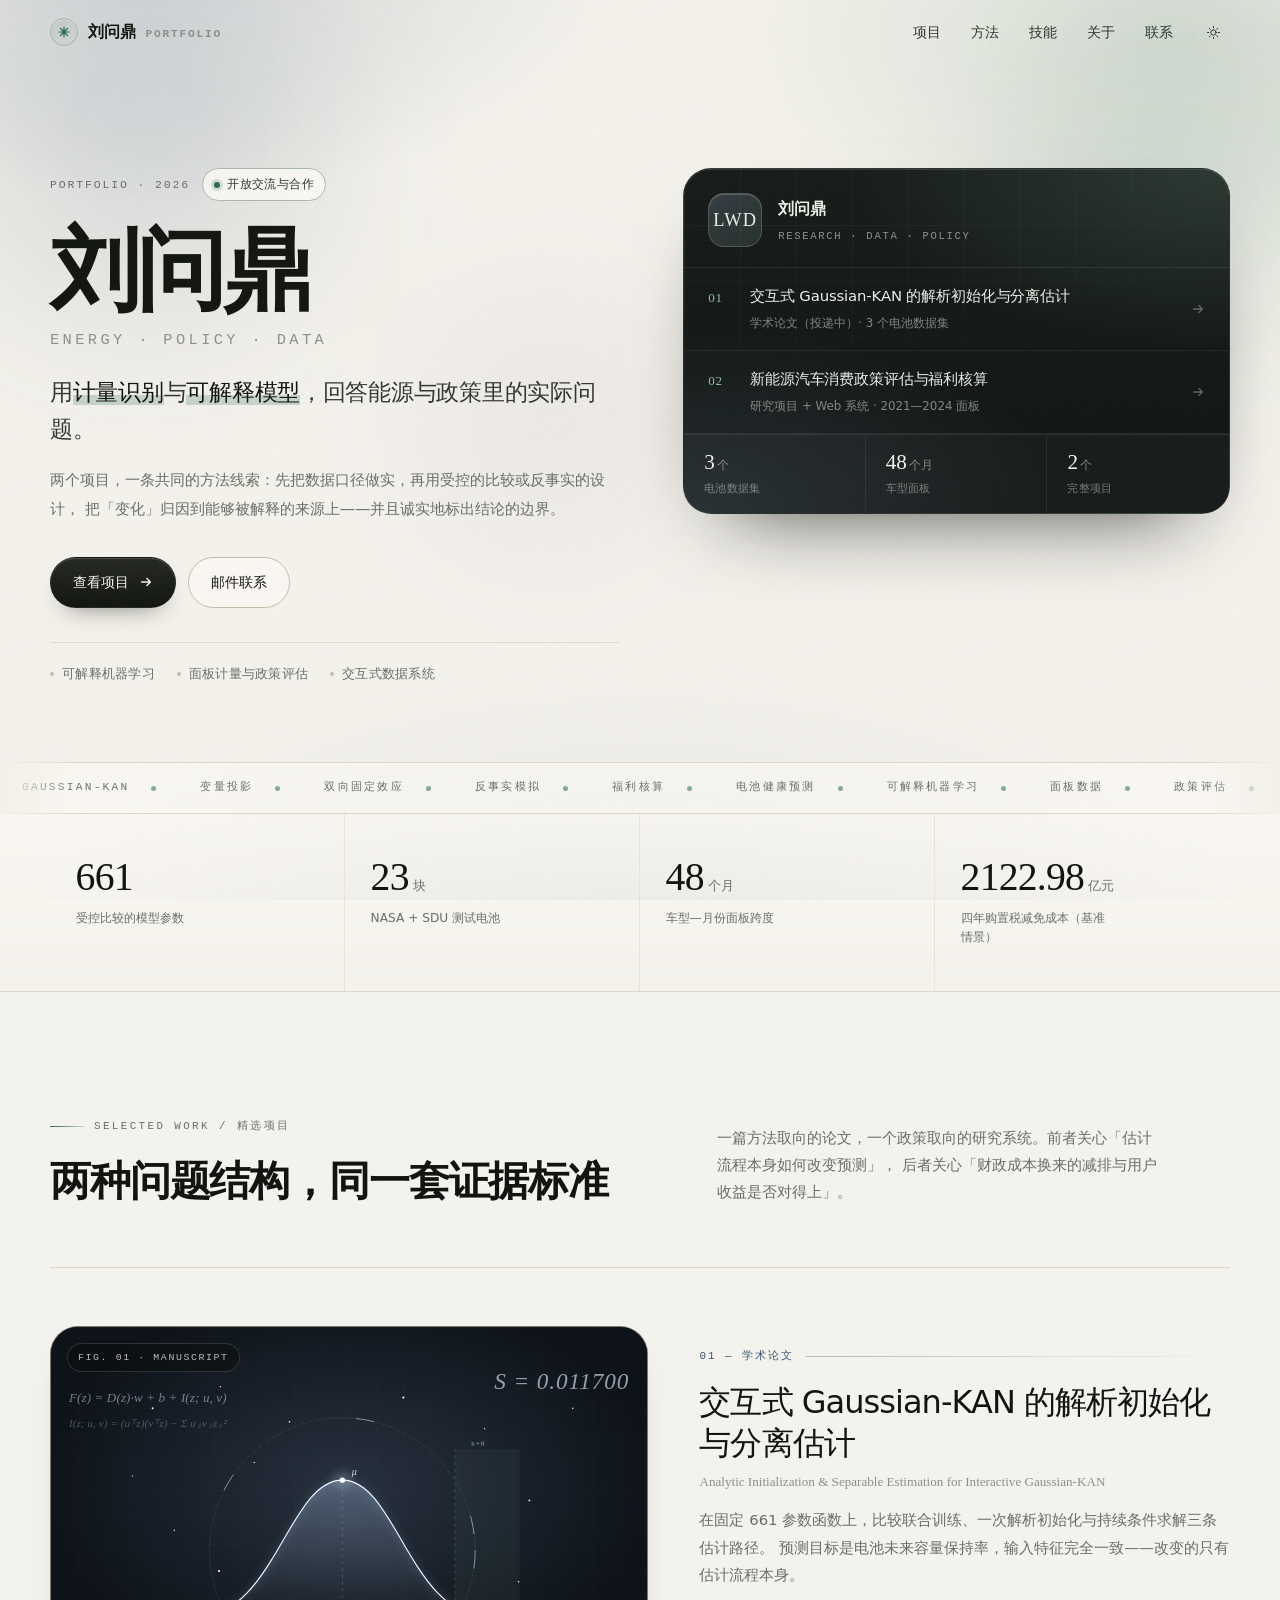
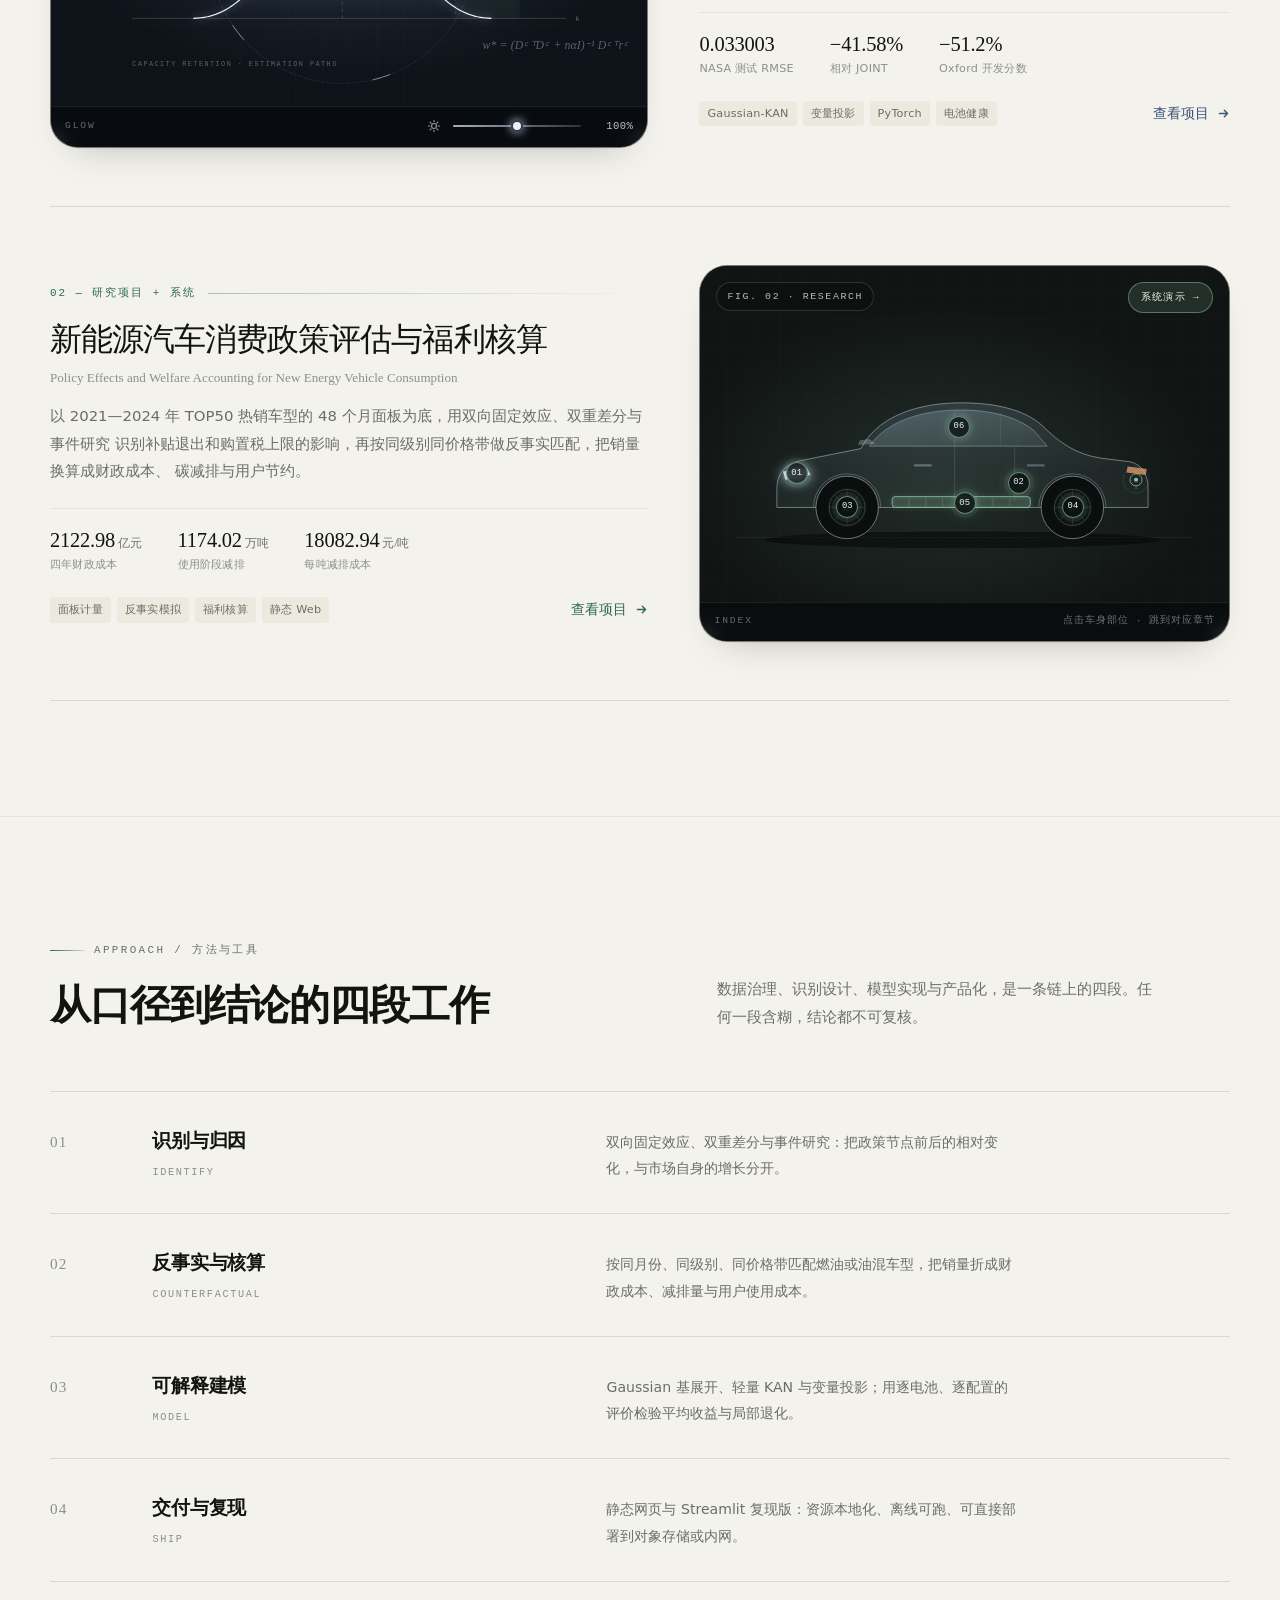
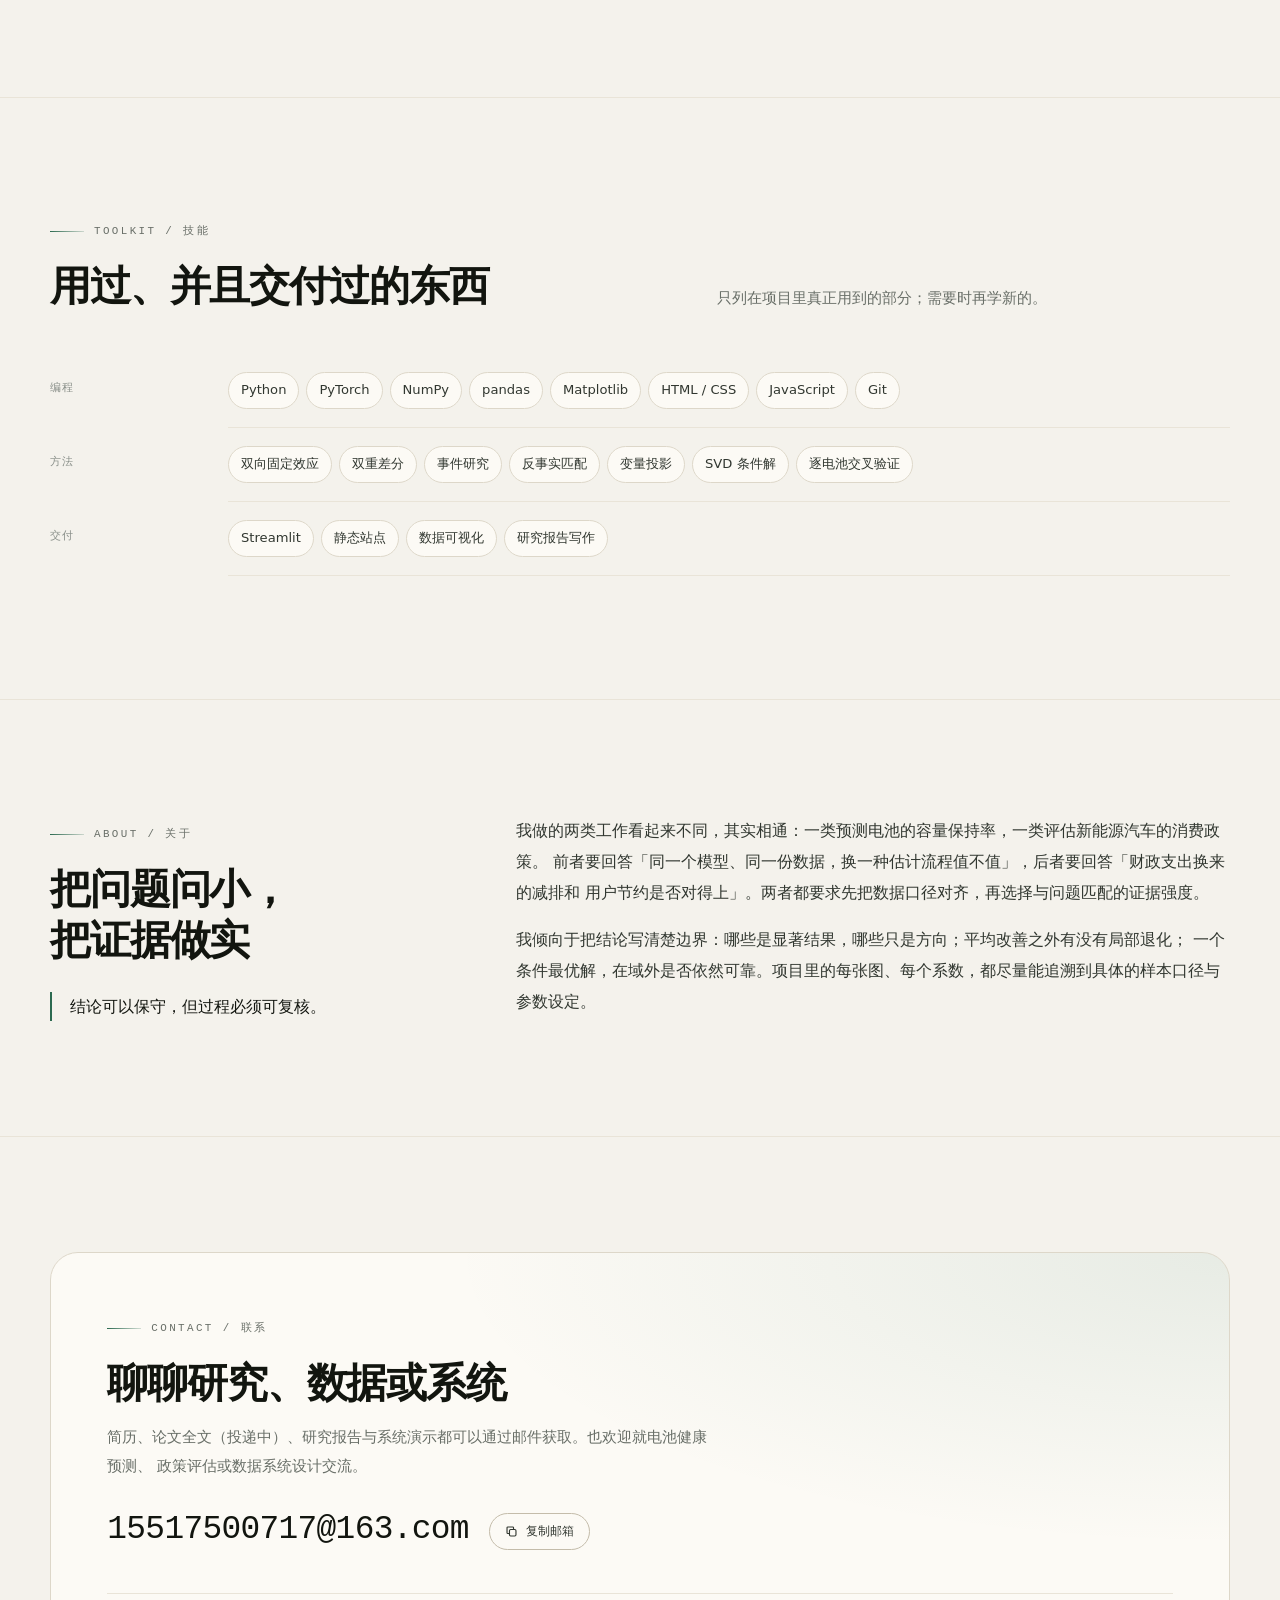
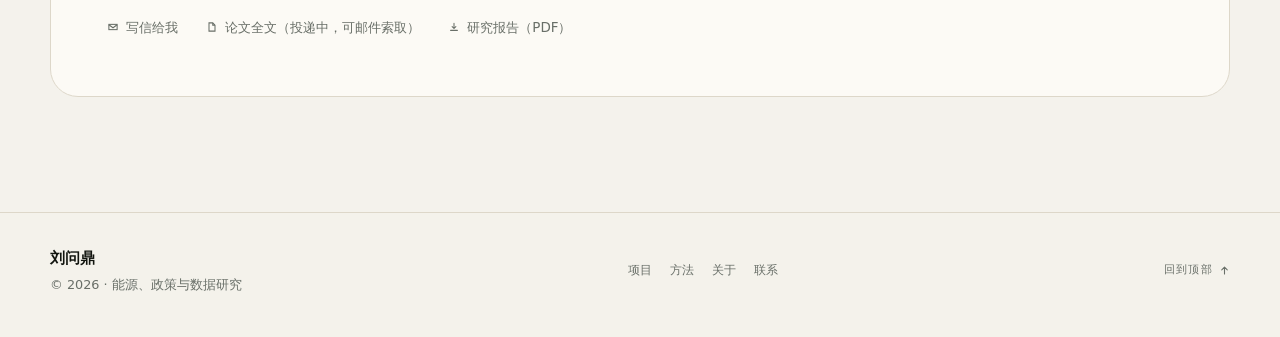
<file: index.html>
<!DOCTYPE html>
<html lang="zh-CN" data-theme="light">
<head>
<meta charset="utf-8">
<meta name="viewport" content="width=device-width, initial-scale=1">
<title>刘问鼎 · 能源、政策与数据研究</title>
<meta name="description" content="个人作品集：交互式 Gaussian-KAN 的解析初始化与锂离子电池容量保持率预测；新能源汽车消费政策评估与福利核算。">
<meta name="author" content="刘问鼎">
<meta property="og:type" content="website">
<meta property="og:title" content="刘问鼎 · 能源、政策与数据研究">
<meta property="og:description" content="两个研究项目：电池容量预测中的估计流程比较，与新能源汽车消费政策的效应识别和福利核算。">
<meta property="og:locale" content="zh_CN">
<link rel="icon" href="assets/img/favicon.svg" type="image/svg+xml">
<link rel="stylesheet" href="assets/css/style.css">
<link rel="stylesheet" href="assets/css/v2.css">
<script>
  /* 在首次绘制前确定主题，避免闪烁 */
  (function () {
    try {
      var saved = localStorage.getItem('theme');
      var system = window.matchMedia('(prefers-color-scheme: dark)').matches ? 'dark' : 'light';
      document.documentElement.dataset.theme = saved || system;
      document.documentElement.classList.add('js');
    } catch (e) { /* 忽略隐私模式下的存储异常 */ }
  })();
</script>
</head>
<body>

<a class="skip-link" href="#main">跳到主要内容</a>
<div class="progress" aria-hidden="true"></div>

<header class="site-header" id="siteHeader">
  <div class="site-header__inner">
    <a class="brand" href="index.html" aria-label="返回首页">
      <span class="brand__mark" aria-hidden="true">
        <svg width="12" height="12" viewBox="0 0 12 12" fill="none" stroke="currentColor" stroke-width="1.2" stroke-linecap="round">
          <path d="M6 1v10M1 6h10M2.5 2.5l7 7M9.5 2.5l-7 7"/>
        </svg>
      </span>
      <span>刘问鼎</span>
      <span class="brand__en">Portfolio</span>
    </a>

    <div class="site-header__right">
      <nav class="nav" id="primaryNav" aria-label="主导航">
        <a href="#work">项目</a>
        <a href="#approach">方法</a>
        <a href="#skills">技能</a>
        <a href="#about">关于</a>
        <a href="#contact">联系</a>
      </nav>

      <button class="theme-toggle" type="button" id="themeToggle" aria-label="切换深色 / 浅色主题">
        <svg class="icon-sun" viewBox="0 0 24 24" fill="none" stroke="currentColor" stroke-width="1.6" stroke-linecap="round" aria-hidden="true">
          <circle cx="12" cy="12" r="4.2"/><path d="M12 2.4v2.2M12 19.4v2.2M2.4 12h2.2M19.4 12h2.2M5.2 5.2l1.6 1.6M17.2 17.2l1.6 1.6M18.8 5.2l-1.6 1.6M6.8 17.2l-1.6 1.6"/>
        </svg>
        <svg class="icon-moon" viewBox="0 0 24 24" fill="none" stroke="currentColor" stroke-width="1.6" stroke-linecap="round" stroke-linejoin="round" aria-hidden="true">
          <path d="M20.5 14.2A8.6 8.6 0 1 1 9.8 3.5a7 7 0 0 0 10.7 10.7Z"/>
        </svg>
      </button>

      <button class="nav-toggle" type="button" id="navToggle" aria-expanded="false" aria-controls="primaryNav" aria-label="展开导航">
        <span></span><span></span><span></span>
      </button>
    </div>
  </div>
</header>

<main id="main">

  <!-- ====================================================================
       HERO
       ==================================================================== -->
  <section class="hero">
    <div class="aurora" aria-hidden="true"><b></b><b></b><b></b></div>

    <div class="container">
      <div class="hero__grid">

        <div class="hero__text">
          <div class="hero__kicker">
            <span>Portfolio · 2026</span>
            <span class="pill"><span class="pill__dot"></span>开放交流与合作</span>
          </div>

          <h1 class="hero__title">
            刘问鼎
            <span class="hero__title-en">Energy · Policy · Data</span>
          </h1>

          <p class="hero__lede">
            用<em>计量识别</em>与<em>可解释模型</em>，回答能源与政策里的实际问题。
          </p>

          <p class="hero__sub">
            两个项目，一条共同的方法线索：先把数据口径做实，再用受控的比较或反事实的设计，
            把「变化」归因到能够被解释的来源上——并且诚实地标出结论的边界。
          </p>

          <div class="hero__actions">
            <a class="btn" href="#work">
              查看项目
              <svg viewBox="0 0 16 16" fill="none" stroke="currentColor" stroke-width="1.6" stroke-linecap="round" stroke-linejoin="round" aria-hidden="true"><path d="M3 8h10M9 4l4 4-4 4"/></svg>
            </a>
            <a class="btn btn--ghost" href="#contact">邮件联系</a>
          </div>

          <div class="hero__meta">
            <span>可解释机器学习</span>
            <span>面板计量与政策评估</span>
            <span>交互式数据系统</span>
          </div>
        </div>

        <aside class="profile-card" data-spotlight aria-label="项目索引">
          <div class="profile-card__top">
            <div class="monogram" aria-hidden="true">LWD</div>
            <div>
              <div class="profile-card__name">刘问鼎</div>
              <div class="profile-card__role">Research · Data · Policy</div>
            </div>
          </div>

          <a class="profile-row" href="projects/gaussian-kan.html">
            <span class="profile-row__num">01</span>
            <span>
              <span class="profile-row__title">交互式 Gaussian-KAN 的解析初始化与分离估计</span>
              <span class="profile-row__meta">学术论文（投递中）· 3 个电池数据集</span>
            </span>
            <svg class="profile-row__arrow" width="14" height="14" viewBox="0 0 16 16" fill="none" stroke="currentColor" stroke-width="1.6" stroke-linecap="round" stroke-linejoin="round" aria-hidden="true"><path d="M3 8h10M9 4l4 4-4 4"/></svg>
          </a>

          <a class="profile-row" href="projects/nev-policy.html">
            <span class="profile-row__num">02</span>
            <span>
              <span class="profile-row__title">新能源汽车消费政策评估与福利核算</span>
              <span class="profile-row__meta">研究项目 + Web 系统 · 2021—2024 面板</span>
            </span>
            <svg class="profile-row__arrow" width="14" height="14" viewBox="0 0 16 16" fill="none" stroke="currentColor" stroke-width="1.6" stroke-linecap="round" stroke-linejoin="round" aria-hidden="true"><path d="M3 8h10M9 4l4 4-4 4"/></svg>
          </a>

          <div class="profile-card__foot">
            <div class="mini-stat">
              <div class="mini-stat__value">3<small>个</small></div>
              <div class="mini-stat__label">电池数据集</div>
            </div>
            <div class="mini-stat">
              <div class="mini-stat__value">48<small>个月</small></div>
              <div class="mini-stat__label">车型面板</div>
            </div>
            <div class="mini-stat">
              <div class="mini-stat__value">2<small>个</small></div>
              <div class="mini-stat__label">完整项目</div>
            </div>
          </div>
        </aside>

      </div>
    </div>
  </section>

  <!-- ====================================================================
       MARQUEE
       ==================================================================== -->
  <div class="marquee" aria-hidden="true">
    <div class="marquee__track">
      <span class="marquee__item">Gaussian-KAN</span>
      <span class="marquee__item">变量投影</span>
      <span class="marquee__item">双向固定效应</span>
      <span class="marquee__item">反事实模拟</span>
      <span class="marquee__item">福利核算</span>
      <span class="marquee__item">电池健康预测</span>
      <span class="marquee__item">可解释机器学习</span>
      <span class="marquee__item">面板数据</span>
      <span class="marquee__item">政策评估</span>
      <span class="marquee__item">数据可视化</span>
      <span class="marquee__item">Gaussian-KAN</span>
      <span class="marquee__item">变量投影</span>
      <span class="marquee__item">双向固定效应</span>
      <span class="marquee__item">反事实模拟</span>
      <span class="marquee__item">福利核算</span>
      <span class="marquee__item">电池健康预测</span>
      <span class="marquee__item">可解释机器学习</span>
      <span class="marquee__item">面板数据</span>
      <span class="marquee__item">政策评估</span>
      <span class="marquee__item">数据可视化</span>
    </div>
  </div>

  <!-- ====================================================================
       数字带
       ==================================================================== -->
  <section class="stats-band" aria-label="关键数字">
    <div class="container">
      <div class="stats-band__grid">
        <div class="stat-block">
          <div class="stat-block__value"><span data-count="661">661</span></div>
          <div class="stat-block__label">受控比较的模型参数</div>
        </div>
        <div class="stat-block">
          <div class="stat-block__value"><span data-count="23">23</span><small>块</small></div>
          <div class="stat-block__label">NASA + SDU 测试电池</div>
        </div>
        <div class="stat-block">
          <div class="stat-block__value"><span data-count="48">48</span><small>个月</small></div>
          <div class="stat-block__label">车型—月份面板跨度</div>
        </div>
        <div class="stat-block">
          <div class="stat-block__value"><span data-count="2122.98" data-decimals="2">2122.98</span><small>亿元</small></div>
          <div class="stat-block__label">四年购置税减免成本（基准情景）</div>
        </div>
      </div>
    </div>
  </section>

  <!-- ====================================================================
       项目
       ==================================================================== -->
  <section class="section" id="work">
    <div class="container">
      <div class="section-head reveal">
        <div>
          <div class="kicker">Selected work / 精选项目</div>
          <h2 class="h2">两种问题结构，同一套证据标准</h2>
        </div>
        <p class="section-head__note">
          一篇方法取向的论文，一个政策取向的研究系统。前者关心「估计流程本身如何改变预测」，
          后者关心「财政成本换来的减排与用户收益是否对得上」。
        </p>
      </div>

      <!-- 项目一 -->
      <article class="showcase reveal" data-accent="indigo" data-spotlight>
        <div class="showcase__media math-visual" data-spotlight>
          <span class="showcase__badge">Fig. 01 · Manuscript</span>

          <div class="math-visual__stage">
            <div class="math-visual__aura" aria-hidden="true"></div>

            <svg class="math-svg" viewBox="0 0 880 560" role="img" aria-label="数学风格的容量保持率曲线与估计公式示意">
              <defs>
                <linearGradient id="mathArea" x1="0" y1="0" x2="0" y2="1">
                  <stop offset="0" stop-color="#9fb8d8" stop-opacity=".32"/>
                  <stop offset="1" stop-color="#9fb8d8" stop-opacity="0"/>
                </linearGradient>
                <radialGradient id="mathHalo" cx="50%" cy="42%" r="52%">
                  <stop offset="0" stop-color="#7f9ec4" stop-opacity=".2"/>
                  <stop offset="1" stop-color="#7f9ec4" stop-opacity="0"/>
                </radialGradient>
                <filter id="mathBlur" x="-60%" y="-60%" width="220%" height="220%">
                  <feGaussianBlur stdDeviation="6"/>
                </filter>
                <pattern id="mathGrid" width="40" height="40" patternUnits="userSpaceOnUse">
                  <path d="M40 0H0V40" fill="none" stroke="rgba(255,255,255,.035)" stroke-width="1"/>
                </pattern>
              </defs>

              <rect width="880" height="560" fill="#0d1117"/>
              <rect width="880" height="560" fill="url(#mathGrid)"/>
              <rect width="880" height="560" fill="url(#mathHalo)"/>

              <circle cx="430" cy="330" r="196" fill="none" stroke="rgba(159,184,216,.10)"/>
              <circle cx="430" cy="330" r="196" fill="none" stroke="rgba(159,184,216,.2)" stroke-dasharray="2 10"/>
              <circle class="math-orbit" cx="430" cy="330" r="196" fill="none" stroke="rgba(220,232,248,.5)" stroke-width="1.4" stroke-dasharray="26 210" stroke-linecap="round"/>

              <rect x="596" y="180" width="96" height="250" fill="rgba(139,191,163,.05)"/>
              <line x1="596" y1="180" x2="596" y2="430" stroke="rgba(139,191,163,.35)" stroke-dasharray="4 6"/>

              <path d="M210 430 C330 430 350 226 430 226 C510 226 530 430 650 430 Z" fill="url(#mathArea)"/>
              <path d="M210 430 C330 430 350 226 430 226 C510 226 530 430 650 430" fill="none" stroke="#b9cde8" stroke-width="1.8" filter="url(#mathBlur)" opacity=".55"/>
              <path d="M210 430 C330 430 350 226 430 226 C510 226 530 430 650 430" fill="none" stroke="#dce8f8" stroke-width="1.6"/>

              <line x1="430" y1="226" x2="430" y2="430" stroke="rgba(220,232,248,.28)" stroke-dasharray="4 6"/>
              <circle cx="430" cy="226" r="14" fill="#dce8f8" opacity=".16" filter="url(#mathBlur)"/>
              <circle cx="430" cy="226" r="4" fill="#eaf2ff"/>
              <text x="444" y="219" font-family="Georgia, serif" font-style="italic" font-size="15" fill="rgba(220,232,248,.8)">μ</text>

              <line x1="120" y1="430" x2="760" y2="430" stroke="rgba(255,255,255,.22)"/>
              <text x="774" y="434" font-family="ui-monospace, monospace" font-size="10" letter-spacing="1.6" fill="rgba(255,255,255,.35)">k</text>
              <text x="620" y="176" font-family="ui-monospace, monospace" font-size="9.5" letter-spacing="1.4" fill="rgba(139,191,163,.75)">k+H</text>

              <g fill="#dce8f8">
                <circle class="tw" cx="150" cy="120" r="1.4"/>
                <circle class="tw" cx="250" cy="88" r="1"/>
                <circle class="tw" cx="352" cy="140" r="1.2"/>
                <circle class="tw" cx="520" cy="104" r="1.6"/>
                <circle class="tw" cx="640" cy="150" r="1"/>
                <circle class="tw" cx="706" cy="256" r="1.3"/>
                <circle class="tw" cx="182" cy="300" r="1"/>
                <circle class="tw" cx="248" cy="360" r="1.5"/>
                <circle class="tw" cx="690" cy="376" r="1.2"/>
                <circle class="tw" cx="120" cy="220" r="1"/>
                <circle class="tw" cx="770" cy="120" r="1.1"/>
                <circle class="tw" cx="300" cy="200" r="1"/>
              </g>

              <text x="120" y="500" font-family="ui-monospace, monospace" font-size="10" letter-spacing="2.2" fill="rgba(255,255,255,.3)">CAPACITY RETENTION · ESTIMATION PATHS</text>
            </svg>

            <span class="mf mf--1" aria-hidden="true">F(z) = D(z)·w + b + I(z; u, v)</span>
            <span class="mf mf--2" aria-hidden="true">I(z; u, v) = (uᵀz)(vᵀz) − Σ uⱼvⱼzⱼ²</span>
            <span class="mf mf--3" aria-hidden="true">S = 0.011700</span>
            <span class="mf mf--4" aria-hidden="true">w* = (DᶜᵀDᶜ + nαI)⁻¹ Dᶜᵀrᶜ</span>
          </div>

          <div class="math-visual__bar">
            <span class="math-visual__bar-label">Glow</span>
            <label class="glow-control">
              <svg viewBox="0 0 16 16" fill="none" stroke="currentColor" stroke-width="1.3" stroke-linecap="round" aria-hidden="true">
                <circle cx="8" cy="8" r="2.8"/>
                <path d="M8 1.6v1.6M8 12.8v1.6M1.6 8h1.6M12.8 8h1.6M3.5 3.5l1.1 1.1M11.4 11.4l1.1 1.1M12.5 3.5l-1.1 1.1M4.6 11.4l-1.1 1.1"/>
              </svg>
              <input type="range" min="30" max="170" step="1" value="100" data-glow-range aria-label="调节画面光效亮度">
              <output data-glow-value>100%</output>
            </label>
          </div>
        </div>

        <div class="showcase__body">
          <div class="showcase__index">01 — 学术论文</div>
          <a class="showcase__title" href="projects/gaussian-kan.html">交互式 Gaussian-KAN 的解析初始化与分离估计</a>
          <p class="showcase__en">Analytic Initialization &amp; Separable Estimation for Interactive Gaussian-KAN</p>
          <p class="showcase__desc">
            在固定 661 参数函数上，比较联合训练、一次解析初始化与持续条件求解三条估计路径。
            预测目标是电池未来容量保持率，输入特征完全一致——改变的只有估计流程本身。
          </p>

          <div class="showcase__metrics">
            <div class="sc-metric">
              <div class="sc-metric__value">0.033003</div>
              <div class="sc-metric__label">NASA 测试 RMSE</div>
            </div>
            <div class="sc-metric">
              <div class="sc-metric__value">−41.58%</div>
              <div class="sc-metric__label">相对 JOINT</div>
            </div>
            <div class="sc-metric">
              <div class="sc-metric__value">−51.2%</div>
              <div class="sc-metric__label">Oxford 开发分数</div>
            </div>
          </div>

          <div class="showcase__foot">
            <div class="tags">
              <span class="tag">Gaussian-KAN</span>
              <span class="tag">变量投影</span>
              <span class="tag">PyTorch</span>
              <span class="tag">电池健康</span>
            </div>
            <a class="showcase__link" href="projects/gaussian-kan.html">
              查看项目
              <svg width="13" height="13" viewBox="0 0 16 16" fill="none" stroke="currentColor" stroke-width="1.7" stroke-linecap="round" stroke-linejoin="round" aria-hidden="true"><path d="M3 8h10M9 4l4 4-4 4"/></svg>
            </a>
          </div>
        </div>
      </article>

      <!-- 项目二 -->
      <article class="showcase showcase--flip reveal" data-spotlight>
        <div class="showcase__media car-visual" data-spotlight>
          <span class="showcase__badge">Fig. 02 · Research</span>
          <a class="showcase__demo-link" href="demo/forecast.html">系统演示 →</a>

          <div class="car-visual__stage">
            <svg class="car-svg" viewBox="0 0 880 560" aria-hidden="true">
              <defs>
                <linearGradient id="carBody" x1="0" y1="0" x2="0" y2="1">
                  <stop offset="0" stop-color="#9fb8d8" stop-opacity=".16"/>
                  <stop offset=".65" stop-color="#9fb8d8" stop-opacity=".06"/>
                  <stop offset="1" stop-color="#8bbfa3" stop-opacity=".07"/>
                </linearGradient>
                <linearGradient id="carGlass" x1="0" y1="0" x2="1" y2="1">
                  <stop offset="0" stop-color="#bcd2ea" stop-opacity=".22"/>
                  <stop offset="1" stop-color="#8bbfa3" stop-opacity=".06"/>
                </linearGradient>
                <radialGradient id="carGlow" cx="46%" cy="62%" r="52%">
                  <stop offset="0" stop-color="#8bbfa3" stop-opacity=".15"/>
                  <stop offset="1" stop-color="#8bbfa3" stop-opacity="0"/>
                </radialGradient>
                <radialGradient id="lampGlow" cx="50%" cy="50%" r="50%">
                  <stop offset="0" stop-color="#cfe4ff" stop-opacity=".9"/>
                  <stop offset="1" stop-color="#cfe4ff" stop-opacity="0"/>
                </radialGradient>
                <filter id="carSoft" x="-60%" y="-60%" width="220%" height="220%">
                  <feGaussianBlur stdDeviation="9"/>
                </filter>
                <filter id="carSoft2" x="-60%" y="-60%" width="220%" height="220%">
                  <feGaussianBlur stdDeviation="3.5"/>
                </filter>
                <pattern id="carGrid" width="44" height="44" patternUnits="userSpaceOnUse">
                  <path d="M44 0H0V44" fill="none" stroke="rgba(255,255,255,.04)" stroke-width="1"/>
                </pattern>
              </defs>

              <rect width="880" height="560" fill="#101413"/>
              <rect width="880" height="560" fill="url(#carGrid)"/>
              <rect width="880" height="560" fill="url(#carGlow)"/>

              <line x1="60" y1="452" x2="820" y2="452" stroke="rgba(255,255,255,.10)"/>
              <ellipse cx="437" cy="456" rx="330" ry="14" fill="rgba(0,0,0,.45)"/>

              <g class="car">
                <path class="part" data-part="body"
                      d="M128 402 L128 372 C128 344 142 330 168 324 L268 304
                         C292 256 352 230 424 228 C496 226 544 242 570 266
                         C600 296 628 314 668 320 L716 326 C736 330 746 348 746 370
                         L746 402 Z"
                      fill="url(#carBody)" stroke="rgba(206,222,238,.55)" stroke-width="1.4" stroke-linejoin="round"/>

                <path d="M282 300 C306 264 358 242 422 240 C486 238 528 252 556 274 L578 300 Z"
                      fill="url(#carGlass)" stroke="rgba(206,222,238,.34)" stroke-width="1.2" stroke-linejoin="round"/>
                <path d="M424 241 L424 300" stroke="rgba(206,222,238,.24)" stroke-width="1.1"/>
                <path d="M500 246 L500 300" stroke="rgba(206,222,238,.16)" stroke-width="1"/>

                <path d="M189 402 A56 56 0 0 1 301 402" fill="none" stroke="rgba(206,222,238,.35)" stroke-width="1.3"/>
                <path d="M564 402 A56 56 0 0 1 676 402" fill="none" stroke="rgba(206,222,238,.35)" stroke-width="1.3"/>

                <path d="M424 302 L424 394" stroke="rgba(206,222,238,.22)" stroke-width="1.1"/>
                <path d="M524 302 L524 392" stroke="rgba(206,222,238,.2)" stroke-width="1.1"/>
                <rect x="356" y="330" width="30" height="4" rx="2" fill="rgba(206,222,238,.35)"/>
                <rect x="544" y="330" width="30" height="4" rx="2" fill="rgba(206,222,238,.3)"/>

                <path d="M292 296 L282 288 L266 290 L263 298 Z" fill="rgba(206,222,238,.28)"/>

                <g class="part" data-part="light">
                  <ellipse cx="160" cy="348" rx="34" ry="20" fill="url(#lampGlow)" filter="url(#carSoft)"/>
                  <path d="M138 342 L178 336 L184 348 L142 356 Z" fill="rgba(214,234,255,.9)"/>
                </g>

                <g class="part" data-part="charge">
                  <circle cx="726" cy="356" r="10" fill="none" stroke="#8bbfa3" stroke-width="1.4" opacity=".9"/>
                  <circle cx="726" cy="356" r="3.4" fill="#8bbfa3"/>
                  <path d="M726 340v6M726 366v6" stroke="#8bbfa3" stroke-width="1.2" opacity=".55"/>
                  <circle cx="726" cy="356" r="22" fill="none" stroke="#8bbfa3" stroke-width="1" opacity=".22"/>
                </g>

                <path d="M712 334 L744 338 L742 348 L710 344 Z" fill="rgba(232,160,110,.75)"/>

                <g class="part" data-part="battery">
                  <rect x="320" y="384" width="230" height="18" rx="5"
                        fill="rgba(139,191,163,.2)" stroke="#8bbfa3" stroke-width="1.4"/>
                  <path d="M348 386v14M376 386v14M404 386v14M432 386v14M460 386v14M488 386v14M516 386v14"
                        stroke="rgba(139,191,163,.45)" stroke-width="1"/>
                  <rect x="320" y="384" width="230" height="18" rx="5" fill="none"
                        stroke="#8bbfa3" stroke-width="3" opacity=".25" filter="url(#carSoft2)"/>
                </g>

                <g class="part" data-part="wheel-front">
                  <circle cx="245" cy="402" r="52" fill="#0a0e0d" stroke="rgba(206,222,238,.5)" stroke-width="1.6"/>
                  <circle cx="245" cy="402" r="30" fill="none" stroke="rgba(206,222,238,.32)" stroke-width="1.2"/>
                  <circle cx="245" cy="402" r="6" fill="rgba(206,222,238,.55)"/>
                  <path d="M245 372v60M215 402h60M224 381l42 42M266 381l-42 42" stroke="rgba(206,222,238,.16)" stroke-width="1.2"/>
                </g>

                <g class="part" data-part="wheel-rear">
                  <circle cx="620" cy="402" r="52" fill="#0a0e0d" stroke="rgba(206,222,238,.5)" stroke-width="1.6"/>
                  <circle cx="620" cy="402" r="30" fill="none" stroke="rgba(206,222,238,.32)" stroke-width="1.2"/>
                  <circle cx="620" cy="402" r="6" fill="rgba(206,222,238,.55)"/>
                  <path d="M620 372v60M590 402h60M599 381l42 42M641 381l-42 42" stroke="rgba(206,222,238,.16)" stroke-width="1.2"/>
                </g>

                <path class="part" data-part="cabin"
                      d="M282 300 C306 264 358 242 422 240 C486 238 528 252 556 274 L578 300 Z"
                      fill="rgba(159,184,216,.06)" stroke="rgba(206,222,238,.2)" stroke-width="1"/>
              </g>

            </svg>

            <a class="hotspot" style="--x:18.2%; --y:61.8%" href="projects/nev-policy.html#overview" data-part="light">
              <span class="hotspot__dot">01</span>
              <span class="hotspot__label">概览</span>
            </a>
            <a class="hotspot" style="--x:60.2%; --y:64.6%" href="projects/nev-policy.html#data" data-part="body">
              <span class="hotspot__dot">02</span>
              <span class="hotspot__label">数据资产</span>
            </a>
            <a class="hotspot" style="--x:27.8%; --y:71.8%" href="projects/nev-policy.html#method" data-part="wheel-front">
              <span class="hotspot__dot">03</span>
              <span class="hotspot__label">识别与核算</span>
            </a>
            <a class="hotspot" style="--x:70.5%; --y:71.8%" href="projects/nev-policy.html#results" data-part="wheel-rear">
              <span class="hotspot__dot">04</span>
              <span class="hotspot__label">结果</span>
            </a>
            <a class="hotspot" style="--x:50%; --y:70.7%" href="projects/nev-policy.html#welfare" data-part="battery">
              <span class="hotspot__dot">05</span>
              <span class="hotspot__label">福利核算</span>
            </a>
            <a class="hotspot" style="--x:48.9%; --y:47.9%" href="projects/nev-policy.html#system" data-part="cabin">
              <span class="hotspot__dot">06</span>
              <span class="hotspot__label">展示系统</span>
            </a>

          </div>

          <div class="car-visual__bar">
            <span class="car-visual__bar-label">Index</span>
            <span class="car-visual__hint">点击车身部位 · 跳到对应章节</span>
          </div>
        </div>

        <div class="showcase__body">
          <div class="showcase__index">02 — 研究项目 + 系统</div>
          <a class="showcase__title" href="projects/nev-policy.html">新能源汽车消费政策评估与福利核算</a>
          <p class="showcase__en">Policy Effects and Welfare Accounting for New Energy Vehicle Consumption</p>
          <p class="showcase__desc">
            以 2021—2024 年 TOP50 热销车型的 48 个月面板为底，用双向固定效应、双重差分与事件研究
            识别补贴退出和购置税上限的影响，再按同级别同价格带做反事实匹配，把销量换算成财政成本、
            碳减排与用户节约。
          </p>

          <div class="showcase__metrics">
            <div class="sc-metric">
              <div class="sc-metric__value">2122.98<small style="font-size:.6em;color:var(--muted)"> 亿元</small></div>
              <div class="sc-metric__label">四年财政成本</div>
            </div>
            <div class="sc-metric">
              <div class="sc-metric__value">1174.02<small style="font-size:.6em;color:var(--muted)"> 万吨</small></div>
              <div class="sc-metric__label">使用阶段减排</div>
            </div>
            <div class="sc-metric">
              <div class="sc-metric__value">18082.94<small style="font-size:.6em;color:var(--muted)"> 元/吨</small></div>
              <div class="sc-metric__label">每吨减排成本</div>
            </div>
          </div>

          <div class="showcase__foot">
            <div class="tags">
              <span class="tag">面板计量</span>
              <span class="tag">反事实模拟</span>
              <span class="tag">福利核算</span>
              <span class="tag">静态 Web</span>
            </div>
            <a class="showcase__link" href="projects/nev-policy.html">
              查看项目
              <svg width="13" height="13" viewBox="0 0 16 16" fill="none" stroke="currentColor" stroke-width="1.7" stroke-linecap="round" stroke-linejoin="round" aria-hidden="true"><path d="M3 8h10M9 4l4 4-4 4"/></svg>
            </a>
          </div>
        </div>
      </article>
    </div>
  </section>

  <!-- ====================================================================
       方法
       ==================================================================== -->
  <section class="section" id="approach">
    <div class="container">
      <div class="section-head reveal">
        <div>
          <div class="kicker">Approach / 方法与工具</div>
          <h2 class="h2">从口径到结论的四段工作</h2>
        </div>
        <p class="section-head__note">
          数据治理、识别设计、模型实现与产品化，是一条链上的四段。任何一段含糊，结论都不可复核。
        </p>
      </div>

      <div class="approach reveal">
        <div class="approach__row">
          <div class="approach__num">01</div>
          <div class="approach__title">识别与归因<span>Identify</span></div>
          <p class="approach__desc">双向固定效应、双重差分与事件研究：把政策节点前后的相对变化，与市场自身的增长分开。</p>
        </div>
        <div class="approach__row">
          <div class="approach__num">02</div>
          <div class="approach__title">反事实与核算<span>Counterfactual</span></div>
          <p class="approach__desc">按同月份、同级别、同价格带匹配燃油或油混车型，把销量折成财政成本、减排量与用户使用成本。</p>
        </div>
        <div class="approach__row">
          <div class="approach__num">03</div>
          <div class="approach__title">可解释建模<span>Model</span></div>
          <p class="approach__desc">Gaussian 基展开、轻量 KAN 与变量投影；用逐电池、逐配置的评价检验平均收益与局部退化。</p>
        </div>
        <div class="approach__row">
          <div class="approach__num">04</div>
          <div class="approach__title">交付与复现<span>Ship</span></div>
          <p class="approach__desc">静态网页与 Streamlit 复现版：资源本地化、离线可跑、可直接部署到对象存储或内网。</p>
        </div>
      </div>
    </div>
  </section>

  <!-- ====================================================================
       技能
       ==================================================================== -->
  <section class="section" id="skills">
    <div class="container">
      <div class="section-head reveal">
        <div>
          <div class="kicker">Toolkit / 技能</div>
          <h2 class="h2">用过、并且交付过的东西</h2>
        </div>
        <p class="section-head__note">只列在项目里真正用到的部分；需要时再学新的。</p>
      </div>

      <div class="skills reveal">
        <div class="skills__label">编程</div>
        <div class="skills__row">
          <span class="chip">Python</span>
          <span class="chip">PyTorch</span>
          <span class="chip">NumPy</span>
          <span class="chip">pandas</span>
          <span class="chip">Matplotlib</span>
          <span class="chip">HTML / CSS</span>
          <span class="chip">JavaScript</span>
          <span class="chip">Git</span>
        </div>

        <div class="skills__label">方法</div>
        <div class="skills__row">
          <span class="chip">双向固定效应</span>
          <span class="chip">双重差分</span>
          <span class="chip">事件研究</span>
          <span class="chip">反事实匹配</span>
          <span class="chip">变量投影</span>
          <span class="chip">SVD 条件解</span>
          <span class="chip">逐电池交叉验证</span>
        </div>

        <div class="skills__label">交付</div>
        <div class="skills__row">
          <span class="chip">Streamlit</span>
          <span class="chip">静态站点</span>
          <span class="chip">数据可视化</span>
          <span class="chip">研究报告写作</span>
        </div>
      </div>
    </div>
  </section>

  <!-- ====================================================================
       关于
       ==================================================================== -->
  <section class="section" id="about">
    <div class="container">
      <div class="about reveal">
        <div>
          <div class="kicker">About / 关于</div>
          <h2 class="h2">把问题问小，<br>把证据做实</h2>
          <p class="about__quote">结论可以保守，但过程必须可复核。</p>
        </div>

        <div class="about__body">
          <p>
            我做的两类工作看起来不同，其实相通：一类预测电池的容量保持率，一类评估新能源汽车的消费政策。
            前者要回答「同一个模型、同一份数据，换一种估计流程值不值」，后者要回答「财政支出换来的减排和
            用户节约是否对得上」。两者都要求先把数据口径对齐，再选择与问题匹配的证据强度。
          </p>
          <p>
            我倾向于把结论写清楚边界：哪些是显著结果，哪些只是方向；平均改善之外有没有局部退化；
            一个条件最优解，在域外是否依然可靠。项目里的每张图、每个系数，都尽量能追溯到具体的样本口径与参数设定。
          </p>
        </div>
      </div>
    </div>
  </section>

  <!-- ====================================================================
       联系
       ==================================================================== -->
  <section class="section" id="contact">
    <div class="container">
      <div class="contact-v2 reveal">
        <div class="kicker">Contact / 联系</div>

        <h2 class="h2" style="margin-bottom:14px">聊聊研究、数据或系统</h2>
        <p style="color:var(--muted);font-size:.94rem;line-height:1.95;max-width:40em">
          简历、论文全文（投递中）、研究报告与系统演示都可以通过邮件获取。也欢迎就电池健康预测、
          政策评估或数据系统设计交流。
        </p>

        <div class="contact-v2__email-row">
          <a class="contact-v2__email" href="mailto:15517500717@163.com">15517500717@163.com</a>
          <button class="copy-btn" type="button" id="copyEmail" data-email="15517500717@163.com" aria-live="polite">
            <svg viewBox="0 0 16 16" fill="none" stroke="currentColor" stroke-width="1.4" aria-hidden="true"><rect x="5.5" y="5.5" width="8" height="8" rx="1.5"/><path d="M10.5 5.5v-2a1 1 0 0 0-1-1h-6a1 1 0 0 0-1 1v6a1 1 0 0 0 1 1h2"/></svg>
            复制邮箱
          </button>
        </div>

        <div class="contact-v2__links">
          <a href="mailto:15517500717@163.com">
            <svg viewBox="0 0 16 16" fill="none" stroke="currentColor" stroke-width="1.4" aria-hidden="true"><rect x="2.5" y="4.5" width="11" height="7"/><path d="m2.5 5 5.5 4 5.5-4"/></svg>
            写信给我
          </a>
          <a href="mailto:15517500717@163.com?subject=%E5%92%A8%E8%AF%A2%20Gaussian-KAN%20%E8%AE%BA%E6%96%87%E5%85%A8%E6%96%87">
            <svg viewBox="0 0 16 16" fill="none" stroke="currentColor" stroke-width="1.4" aria-hidden="true"><path d="M4 2.5h5l3 3v8H4z"/><path d="M9 2.5v3h3"/></svg>
            论文全文（投递中，可邮件索取）
          </a>
          <a href="assets/docs/NEV_Policy_Welfare_Report.pdf" target="_blank" rel="noopener">
            <svg viewBox="0 0 16 16" fill="none" stroke="currentColor" stroke-width="1.4" stroke-linecap="round" stroke-linejoin="round" aria-hidden="true"><path d="M8 3v7M5.5 7.5 8 10l2.5-2.5M3.5 12.5h9"/></svg>
            研究报告（PDF）
          </a>
        </div>
      </div>
    </div>
  </section>

</main>

<footer class="site-footer">
  <div class="container site-footer__inner">
    <div>
      <div style="font-weight:600;color:var(--ink);font-size:.92rem">刘问鼎</div>
      <div style="margin-top:4px">© <span id="year">2026</span> · 能源、政策与数据研究</div>
    </div>
    <nav class="footer-nav" aria-label="页脚导航">
      <a href="#work">项目</a>
      <a href="#approach">方法</a>
      <a href="#about">关于</a>
      <a href="#contact">联系</a>
    </nav>
    <a class="to-top" href="#main">
      回到顶部
      <svg width="11" height="11" viewBox="0 0 16 16" fill="none" stroke="currentColor" stroke-width="1.6" stroke-linecap="round" stroke-linejoin="round" aria-hidden="true"><path d="M8 13V3M4 7l4-4 4 4"/></svg>
    </a>
  </div>
</footer>

<script src="assets/js/main.js" defer></script>
<script type="application/ld+json">
{
  "@context": "https://schema.org",
  "@type": "Person",
  "name": "刘问鼎",
  "email": "15517500717@163.com",
  "description": "能源、政策与数据研究：电池容量保持率预测与新能源汽车消费政策评估。",
  "knowsAbout": ["Machine Learning", "Battery Health Forecasting", "Policy Evaluation", "Econometrics", "Data Visualization"]
}
</script>
</body>
</html>
</file>
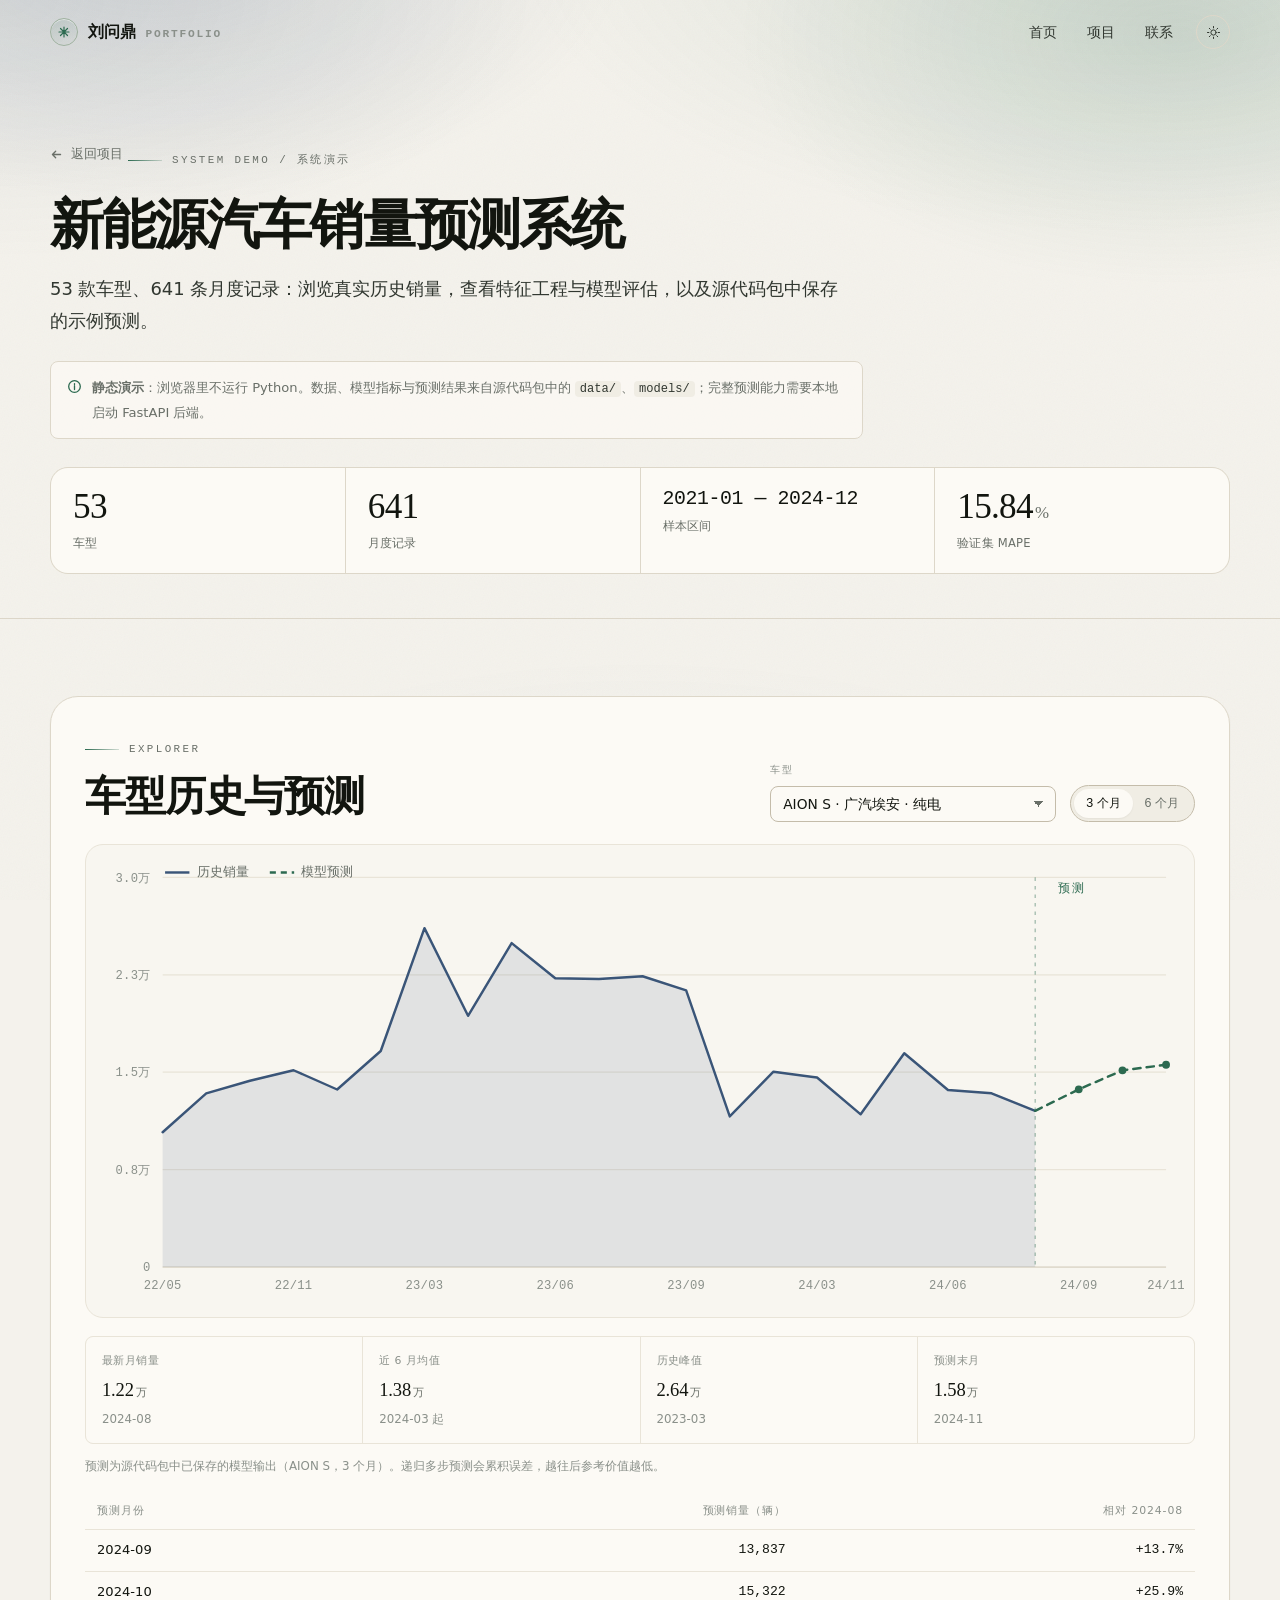
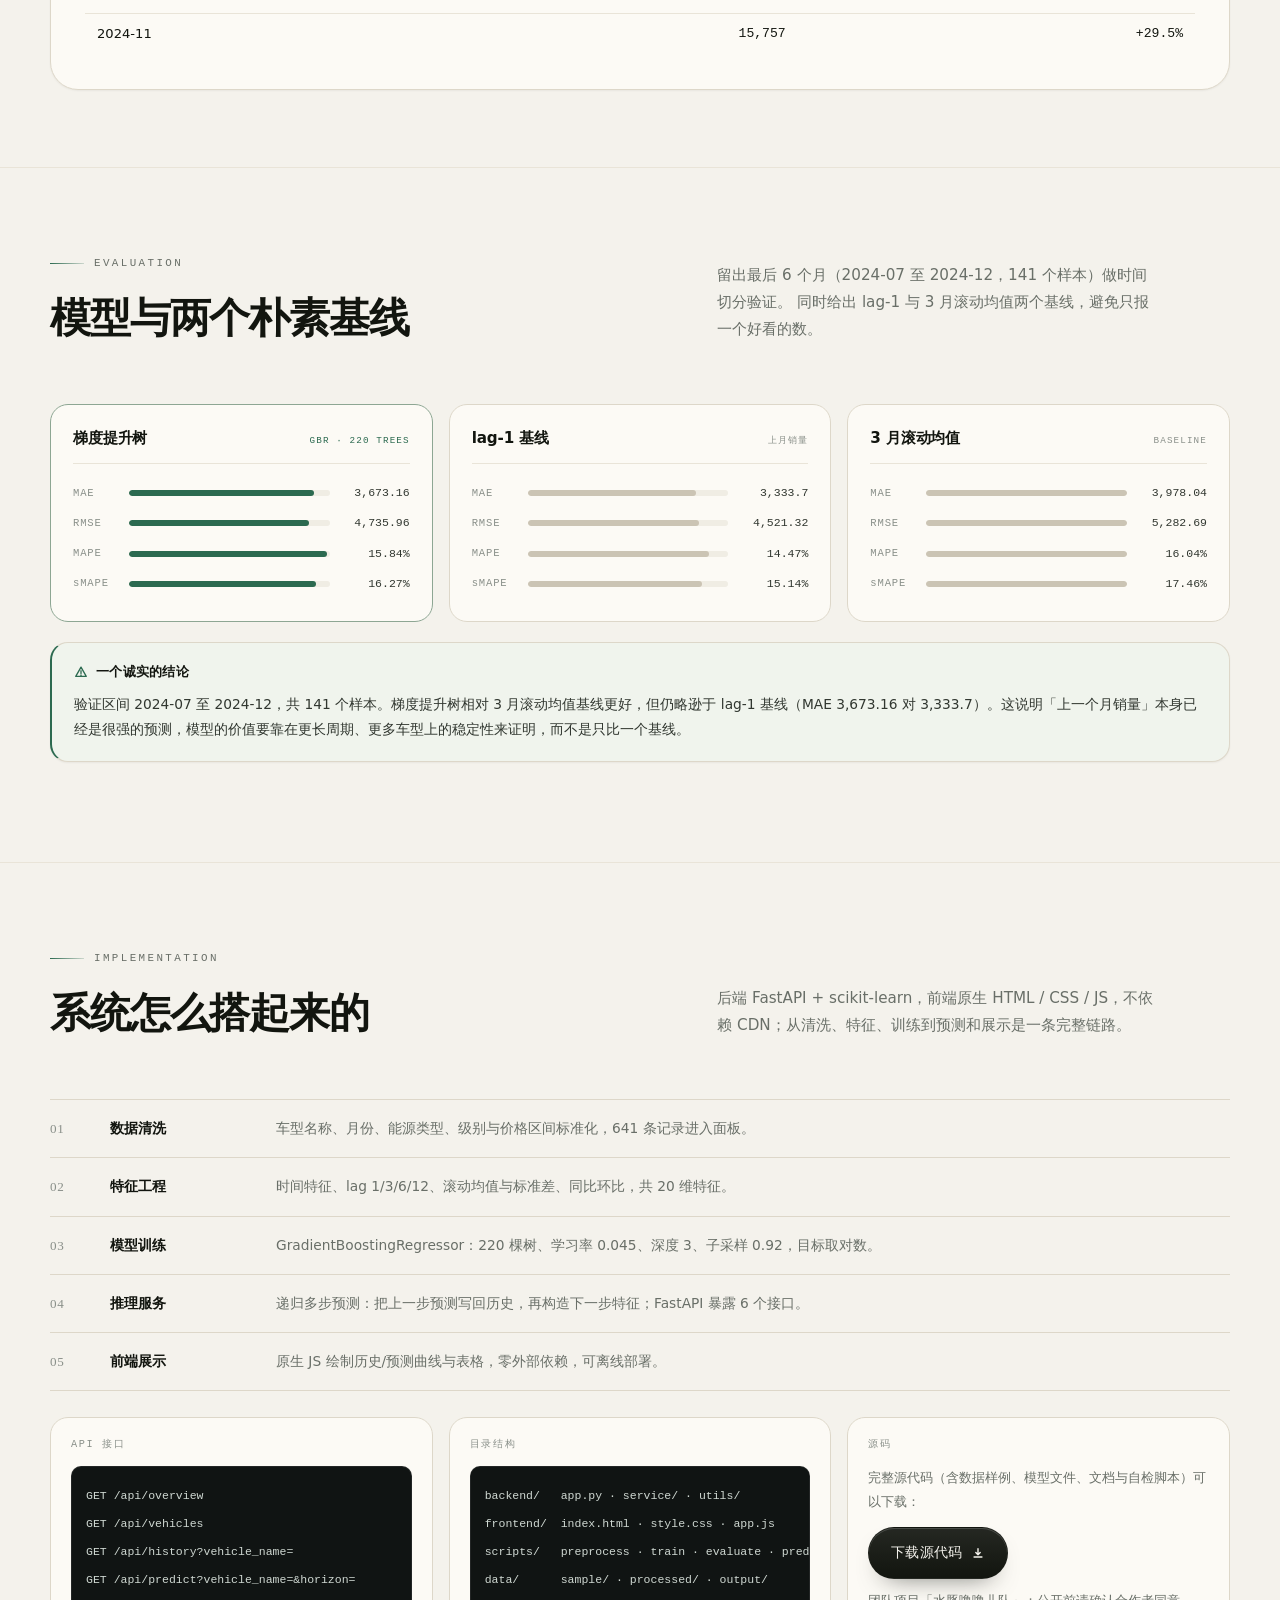
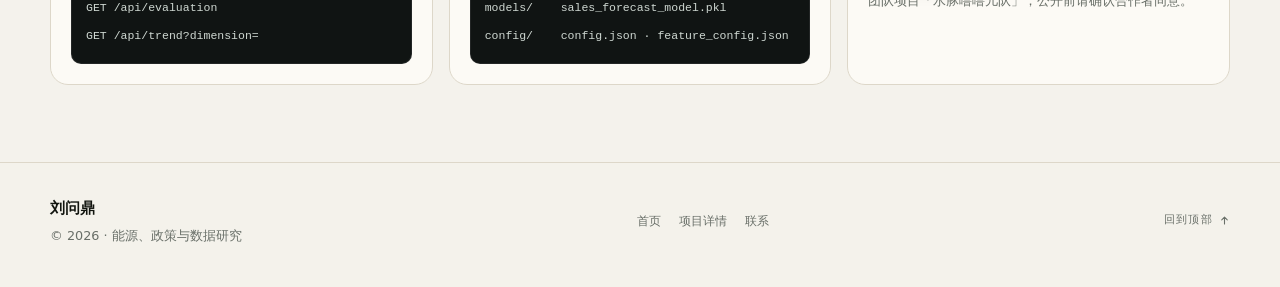
<file: demo/forecast.html>
<!DOCTYPE html>
<html lang="zh-CN" data-theme="light">
<head>
<meta charset="utf-8">
<meta name="viewport" content="width=device-width, initial-scale=1">
<title>销量预测系统演示 · 刘问鼎</title>
<meta name="description" content="新能源汽车销量预测系统：53 款车型、641 条月度记录的历史浏览与模型评估，静态演示版。">
<link rel="icon" href="../assets/img/favicon.svg" type="image/svg+xml">
<link rel="stylesheet" href="../assets/css/style.css">
<link rel="stylesheet" href="../assets/css/v2.css">
<link rel="stylesheet" href="../assets/css/demo.css">
<script>
  (function () {
    try {
      var saved = localStorage.getItem('theme');
      var system = window.matchMedia('(prefers-color-scheme: dark)').matches ? 'dark' : 'light';
      document.documentElement.dataset.theme = saved || system;
      document.documentElement.classList.add('js');
    } catch (e) { /* 忽略 */ }
  })();
</script>
</head>
<body>

<a class="skip-link" href="#main">跳到主要内容</a>
<div class="progress" aria-hidden="true"></div>

<header class="site-header" id="siteHeader">
  <div class="site-header__inner">
    <a class="brand" href="../index.html" aria-label="返回首页">
      <span class="brand__mark" aria-hidden="true">
        <svg width="12" height="12" viewBox="0 0 12 12" fill="none" stroke="currentColor" stroke-width="1.2" stroke-linecap="round">
          <path d="M6 1v10M1 6h10M2.5 2.5l7 7M9.5 2.5l-7 7"/>
        </svg>
      </span>
      <span>刘问鼎</span>
      <span class="brand__en">Portfolio</span>
    </a>

    <div class="site-header__right">
      <nav class="nav" id="primaryNav" aria-label="主导航">
        <a href="../index.html">首页</a>
        <a href="../index.html#work">项目</a>
        <a href="../index.html#contact">联系</a>
      </nav>

      <button class="theme-toggle" type="button" id="themeToggle" aria-label="切换深色 / 浅色主题">
        <svg class="icon-sun" viewBox="0 0 24 24" fill="none" stroke="currentColor" stroke-width="1.6" stroke-linecap="round" aria-hidden="true">
          <circle cx="12" cy="12" r="4.2"/><path d="M12 2.4v2.2M12 19.4v2.2M2.4 12h2.2M19.4 12h2.2M5.2 5.2l1.6 1.6M17.2 17.2l1.6 1.6M18.8 5.2l-1.6 1.6M6.8 17.2l-1.6 1.6"/>
        </svg>
        <svg class="icon-moon" viewBox="0 0 24 24" fill="none" stroke="currentColor" stroke-width="1.6" stroke-linecap="round" stroke-linejoin="round" aria-hidden="true">
          <path d="M20.5 14.2A8.6 8.6 0 1 1 9.8 3.5a7 7 0 0 0 10.7 10.7Z"/>
        </svg>
      </button>

      <button class="nav-toggle" type="button" id="navToggle" aria-expanded="false" aria-controls="primaryNav" aria-label="展开导航">
        <span></span><span></span><span></span>
      </button>
    </div>
  </div>
</header>

<main id="main">

  <section class="demo-hero">
    <div class="container">
      <a class="page-hero__back" href="../projects/nev-policy.html">
        <svg viewBox="0 0 16 16" fill="none" stroke="currentColor" stroke-width="1.6" stroke-linecap="round" stroke-linejoin="round" aria-hidden="true"><path d="M13 8H3M7 4 3 8l4 4"/></svg>
        返回项目
      </a>

      <div class="kicker">System demo / 系统演示</div>
      <h1 class="demo-hero__title">新能源汽车销量预测系统</h1>
      <p class="demo-hero__sub">
        53 款车型、641 条月度记录：浏览真实历史销量，查看特征工程与模型评估，以及源代码包中保存的示例预测。
      </p>

      <div class="demo-note">
        <svg viewBox="0 0 16 16" fill="none" stroke="currentColor" stroke-width="1.4" stroke-linecap="round" aria-hidden="true"><circle cx="8" cy="8" r="6.2"/><path d="M8 7.2v4M8 4.9v.9"/></svg>
        <span><b>静态演示</b>：浏览器里不运行 Python。数据、模型指标与预测结果来自源代码包中的 <code>data/</code>、<code>models/</code>；完整预测能力需要本地启动 FastAPI 后端。</span>
      </div>

      <div class="demo-kpis">
        <div class="kpi">
          <div class="kpi__value" id="kpiVehicles">53</div>
          <div class="kpi__label">车型</div>
        </div>
        <div class="kpi">
          <div class="kpi__value" id="kpiRecords">641</div>
          <div class="kpi__label">月度记录</div>
        </div>
        <div class="kpi">
          <div class="kpi__value kpi__value--sm" id="kpiRange">2021-01 — 2024-12</div>
          <div class="kpi__label">样本区间</div>
        </div>
        <div class="kpi">
          <div class="kpi__value" id="kpiMape">15.84<small>%</small></div>
          <div class="kpi__label">验证集 MAPE</div>
        </div>
      </div>
    </div>
  </section>

  <!-- ============================== 车型浏览器 ============================== -->
  <section class="section section--tight">
    <div class="container">
      <div class="demo-panel">
        <div class="demo-panel__head">
          <div>
            <div class="kicker">Explorer</div>
            <h2 class="h2">车型历史与预测</h2>
          </div>

          <div class="demo-controls">
            <label class="field">
              <span class="field__label">车型</span>
              <select id="vehicleSelect" aria-label="选择车型"></select>
            </label>
            <div class="seg" role="group" aria-label="预测期">
              <button type="button" class="seg__btn is-active" data-horizon="3" aria-pressed="true">3 个月</button>
              <button type="button" class="seg__btn" data-horizon="6" aria-pressed="false">6 个月</button>
            </div>
          </div>
        </div>

        <div class="chart-wrap" id="chartWrap">
          <svg id="chart" viewBox="0 0 900 380" role="img" aria-label="车型月度销量历史与预测曲线"></svg>
          <div class="chart-tip" id="chartTip" hidden></div>
        </div>

        <div class="demo-stats" id="stats"></div>
        <p class="demo-hint" id="forecastHint"></p>

        <div class="forecast-table" id="forecastTable"></div>
      </div>
    </div>
  </section>

  <!-- ============================== 评估 ============================== -->
  <section class="section section--tight">
    <div class="container">
      <div class="section-head">
        <div>
          <div class="kicker">Evaluation</div>
          <h2 class="h2">模型与两个朴素基线</h2>
        </div>
        <p class="section-head__note">
          留出最后 6 个月（2024-07 至 2024-12，141 个样本）做时间切分验证。
          同时给出 lag-1 与 3 月滚动均值两个基线，避免只报一个好看的数。
        </p>
      </div>

      <div class="eval-grid" id="evalGrid"></div>

      <div class="callout eval-callout">
        <div class="callout__title">
          <svg viewBox="0 0 16 16" fill="none" stroke="currentColor" stroke-width="1.5" stroke-linecap="round" stroke-linejoin="round" aria-hidden="true"><path d="M8 2.4 14 13H2L8 2.4Z"/><path d="M8 6.6v3M8 11.4v.8"/></svg>
          一个诚实的结论
        </div>
        <p id="evalNote">
          梯度提升树相对 3 月滚动均值基线更好，但在这 6 个月上仍略逊于 lag-1 基线（MAE 3673 对 3334）。
          这说明「用车企上一个月的销量」本身已经很强，模型的价值要靠在更长周期、更多车型上的稳定性来证明，而不是只比一个基线。
        </p>
      </div>
    </div>
  </section>

  <!-- ============================== 实现 ============================== -->
  <section class="section section--tight">
    <div class="container">
      <div class="section-head">
        <div>
          <div class="kicker">Implementation</div>
          <h2 class="h2">系统怎么搭起来的</h2>
        </div>
        <p class="section-head__note">
          后端 FastAPI + scikit-learn，前端原生 HTML / CSS / JS，不依赖 CDN；从清洗、特征、训练到预测和展示是一条完整链路。
        </p>
      </div>

      <ol class="steps">
        <li><span class="steps__num">01</span><b>数据清洗</b><span>车型名称、月份、能源类型、级别与价格区间标准化，641 条记录进入面板。</span></li>
        <li><span class="steps__num">02</span><b>特征工程</b><span>时间特征、lag 1/3/6/12、滚动均值与标准差、同比环比，共 20 维特征。</span></li>
        <li><span class="steps__num">03</span><b>模型训练</b><span>GradientBoostingRegressor：220 棵树、学习率 0.045、深度 3、子采样 0.92，目标取对数。</span></li>
        <li><span class="steps__num">04</span><b>推理服务</b><span>递归多步预测：把上一步预测写回历史，再构造下一步特征；FastAPI 暴露 6 个接口。</span></li>
        <li><span class="steps__num">05</span><b>前端展示</b><span>原生 JS 绘制历史/预测曲线与表格，零外部依赖，可离线部署。</span></li>
      </ol>

      <div class="code-grid">
        <div class="code-card">
          <div class="code-card__title">API 接口</div>
          <pre><code>GET /api/overview
GET /api/vehicles
GET /api/history?vehicle_name=
GET /api/predict?vehicle_name=&amp;horizon=
GET /api/evaluation
GET /api/trend?dimension=</code></pre>
        </div>
        <div class="code-card">
          <div class="code-card__title">目录结构</div>
          <pre><code>backend/   app.py · service/ · utils/
frontend/  index.html · style.css · app.js
scripts/   preprocess · train · evaluate · predict
data/      sample/ · processed/ · output/
models/    sales_forecast_model.pkl
config/    config.json · feature_config.json</code></pre>
        </div>
        <div class="code-card">
          <div class="code-card__title">源码</div>
          <p>完整源代码（含数据样例、模型文件、文档与自检脚本）可以下载：</p>
          <a class="btn btn--sm" href="../assets/docs/nev-forecast-system.zip" download>
            下载源代码
            <svg viewBox="0 0 16 16" fill="none" stroke="currentColor" stroke-width="1.6" stroke-linecap="round" stroke-linejoin="round" aria-hidden="true"><path d="M8 3v7M5.5 7.5 8 10l2.5-2.5M3.5 12.5h9"/></svg>
          </a>
          <p class="code-card__note">团队项目「水豚噜噜儿队」；公开前请确认合作者同意。</p>
        </div>
      </div>
    </div>
  </section>

</main>

<footer class="site-footer">
  <div class="container site-footer__inner">
    <div>
      <div style="font-weight:600;color:var(--ink);font-size:.92rem">刘问鼎</div>
      <div style="margin-top:4px">© <span id="year">2026</span> · 能源、政策与数据研究</div>
    </div>
    <nav class="footer-nav" aria-label="页脚导航">
      <a href="../index.html">首页</a>
      <a href="../projects/nev-policy.html">项目详情</a>
      <a href="../index.html#contact">联系</a>
    </nav>
    <a class="to-top" href="#main">
      回到顶部
      <svg width="11" height="11" viewBox="0 0 16 16" fill="none" stroke="currentColor" stroke-width="1.6" stroke-linecap="round" stroke-linejoin="round" aria-hidden="true"><path d="M8 13V3M4 7l4-4 4 4"/></svg>
    </a>
  </div>
</footer>

<script src="../assets/data/forecast.js"></script>
<script src="../assets/js/main.js" defer></script>
<script src="../assets/js/demo.js" defer></script>
</body>
</html>
</file>
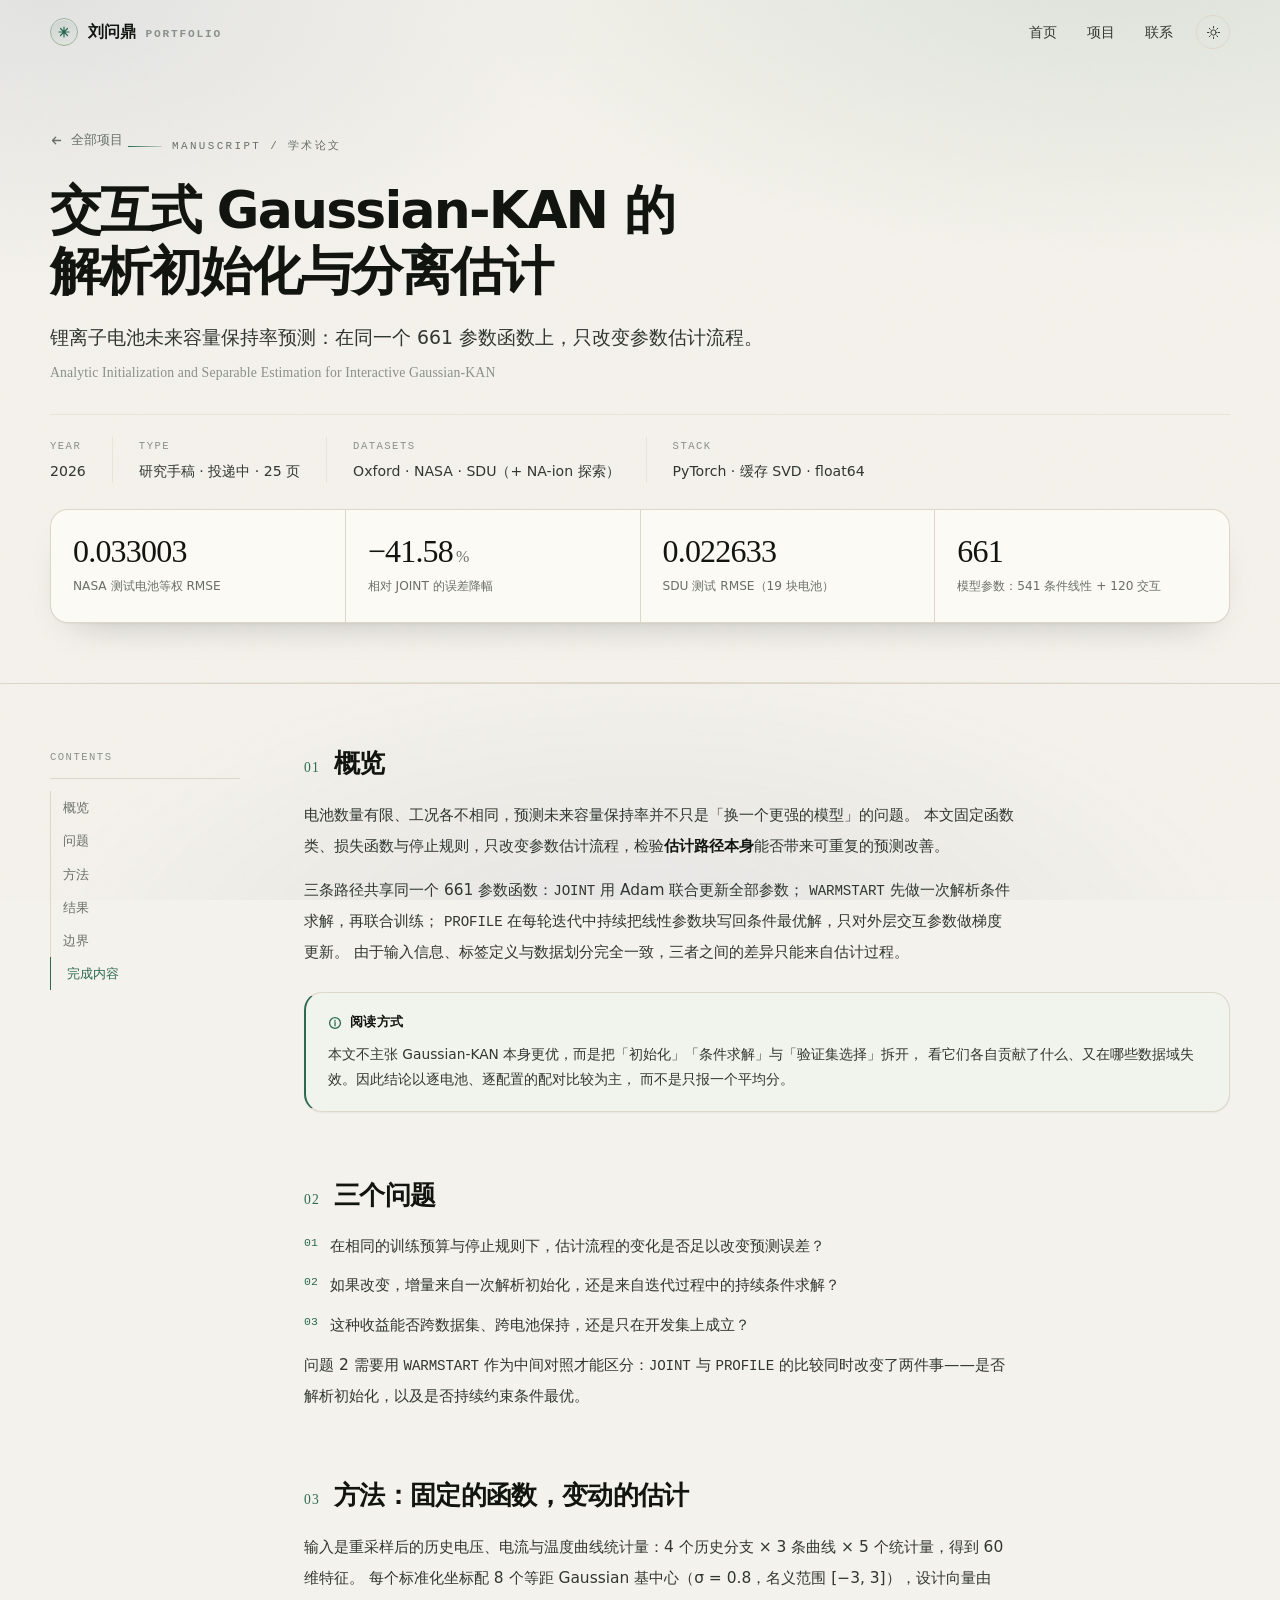
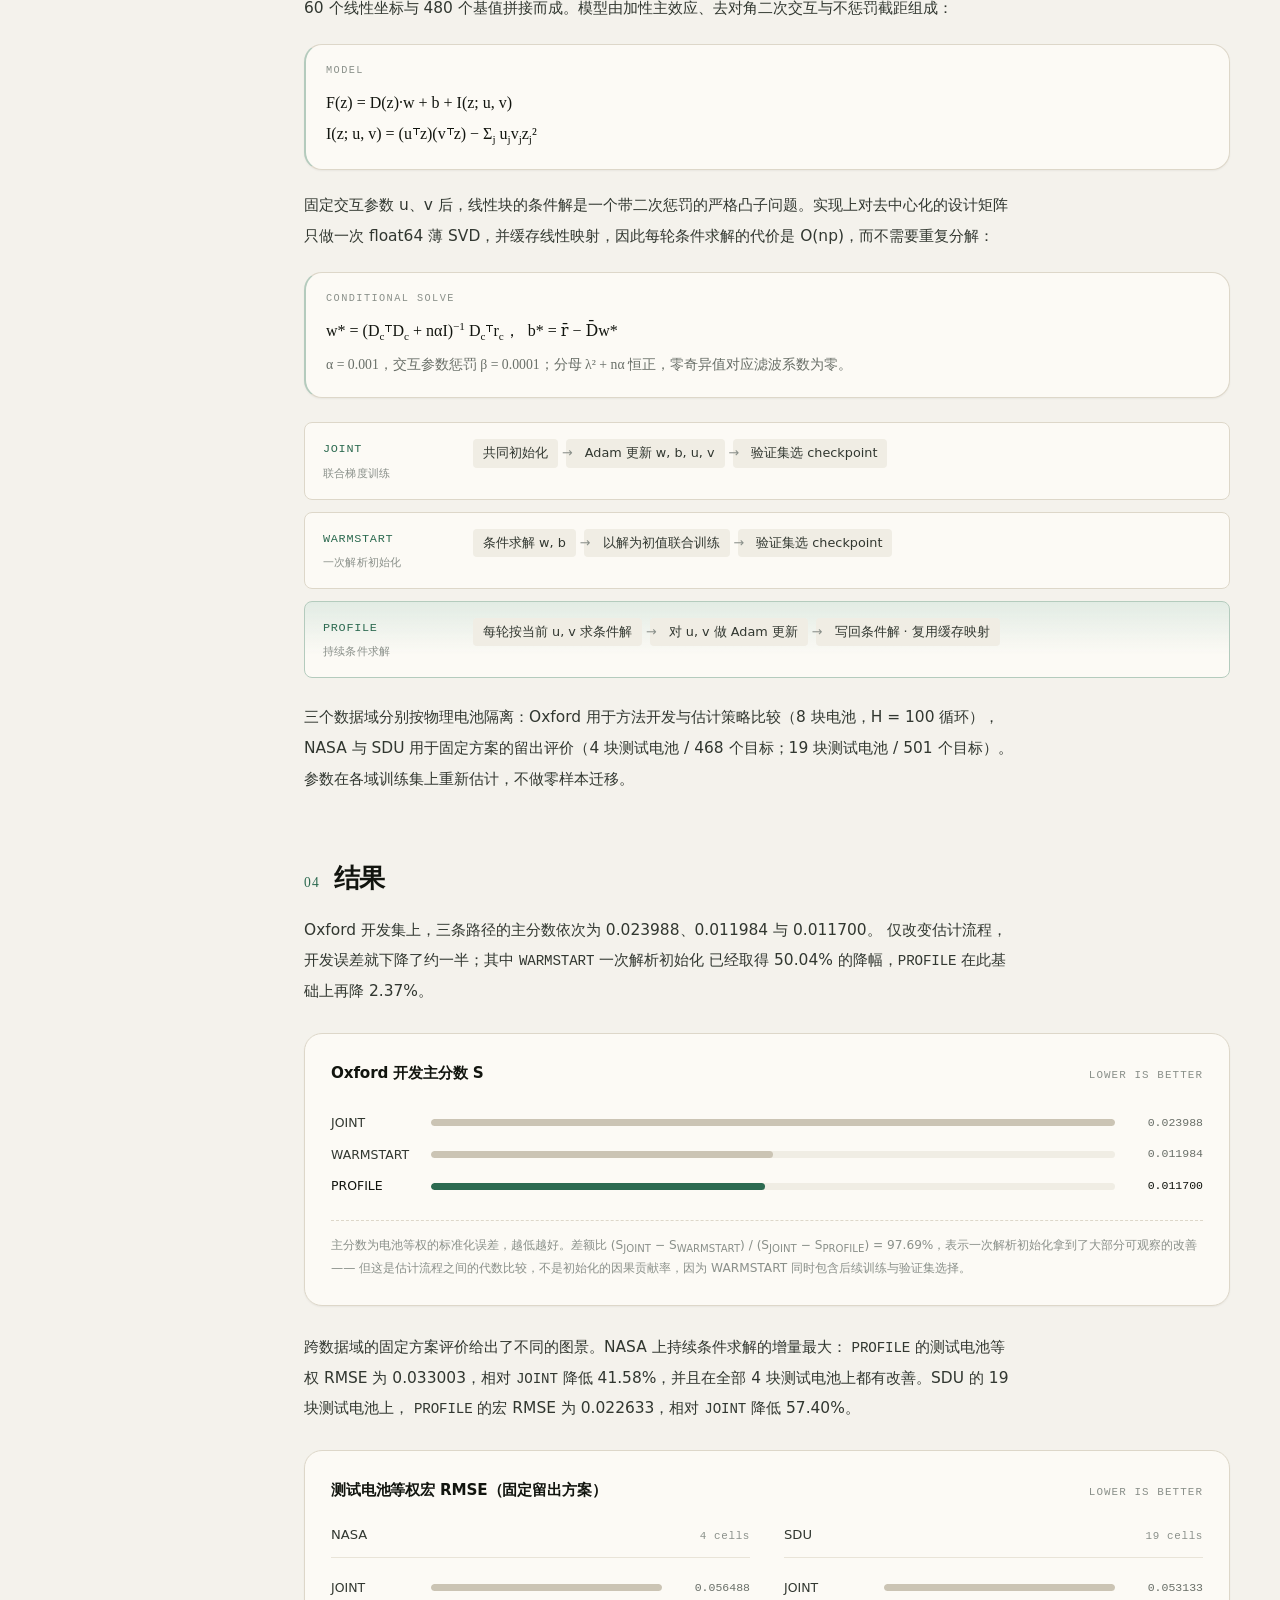
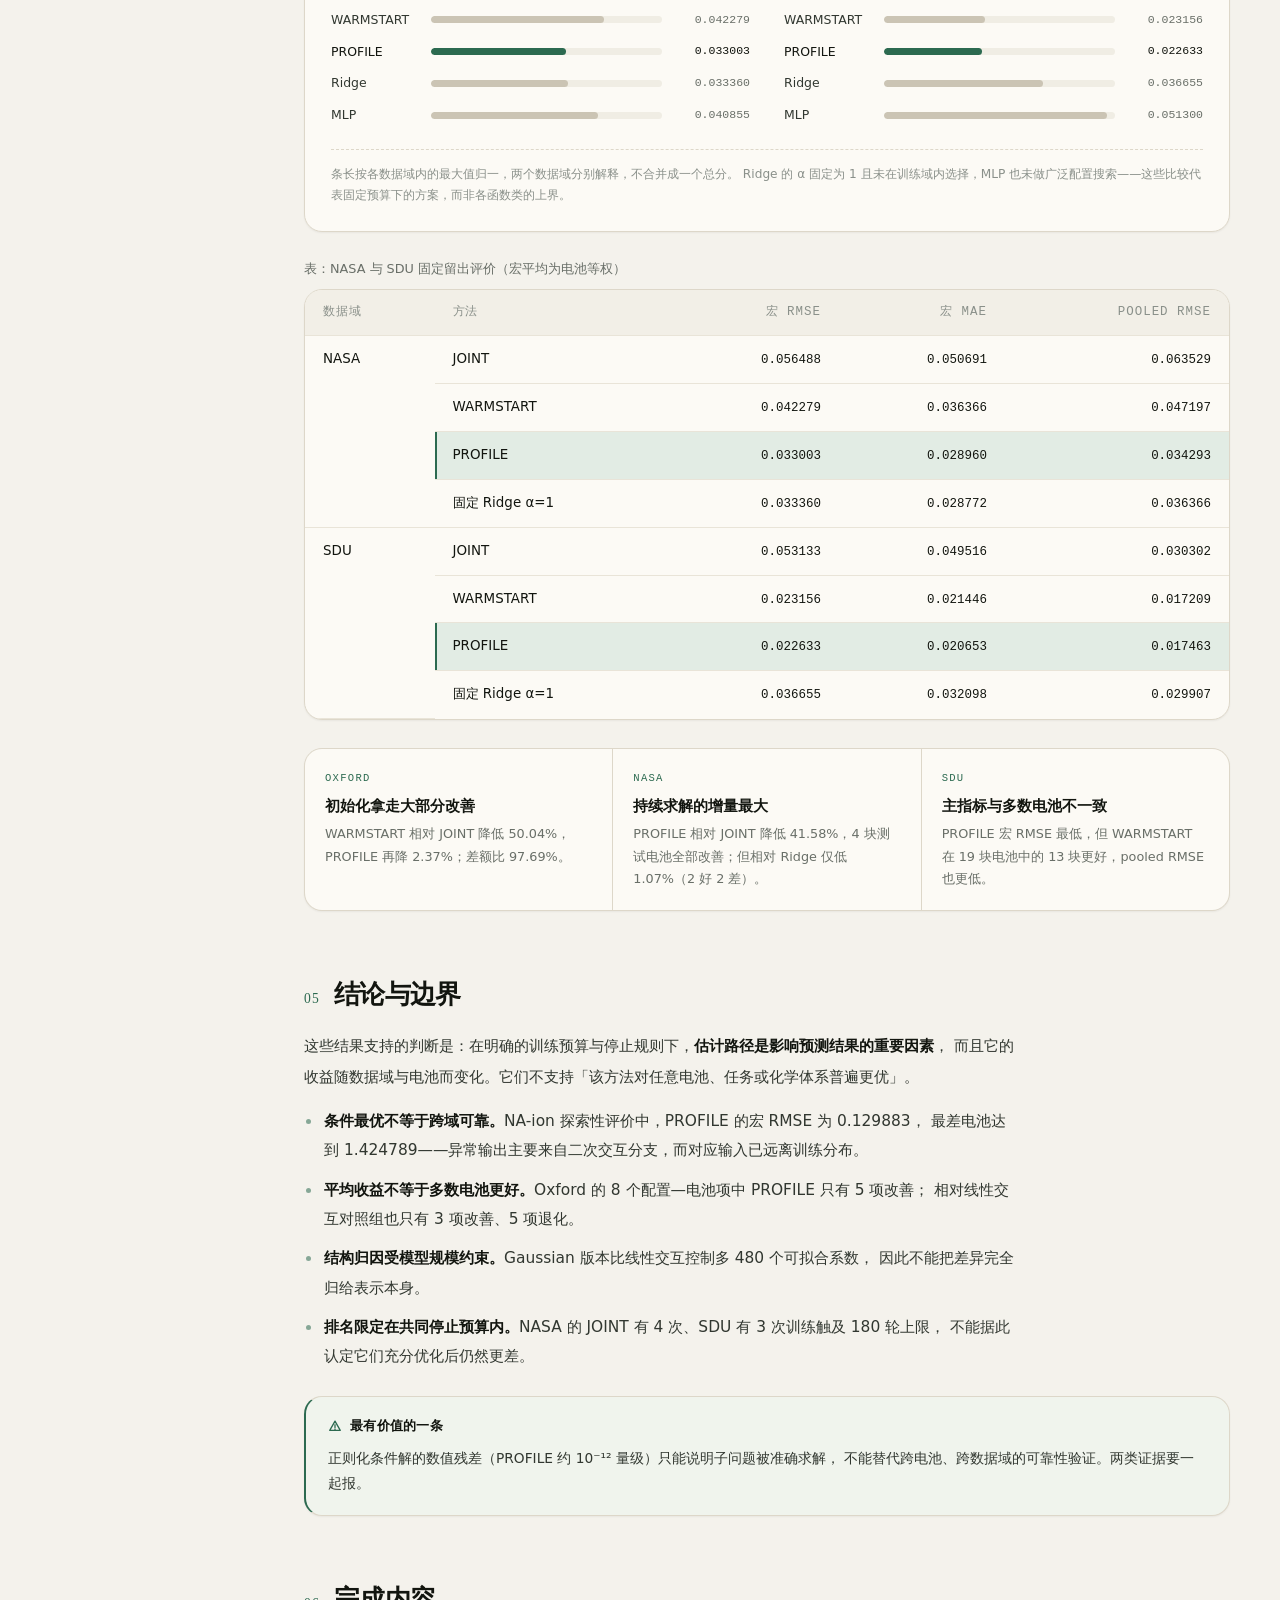
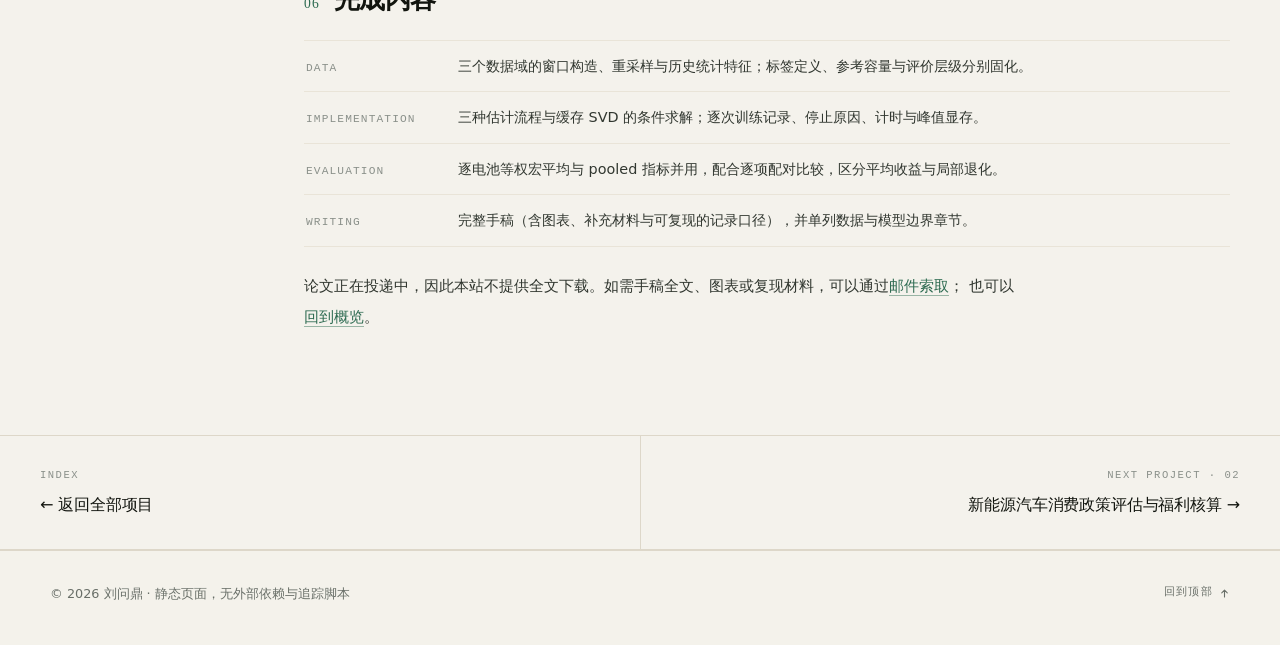
<file: projects/gaussian-kan.html>
<!DOCTYPE html>
<html lang="zh-CN" data-theme="light" data-accent="indigo">
<head>
<meta charset="utf-8">
<meta name="viewport" content="width=device-width, initial-scale=1">
<title>交互式 Gaussian-KAN 的解析初始化与分离估计 · 刘问鼎</title>
<meta name="description" content="在固定 661 参数函数下比较 JOINT、WARMSTART 与 PROFILE 三条估计路径：Oxford、NASA、SDU 三个锂离子电池数据集上的容量保持率预测。">
<meta property="og:type" content="article">
<meta property="og:title" content="交互式 Gaussian-KAN 的解析初始化与分离估计">
<meta property="og:description" content="锂离子电池未来容量保持率预测：估计流程本身如何改变预测结果。">
<link rel="icon" href="../assets/img/favicon.svg" type="image/svg+xml">
<link rel="stylesheet" href="../assets/css/style.css">
<link rel="stylesheet" href="../assets/css/v2.css">
<script>
  (function () {
    try {
      var saved = localStorage.getItem('theme');
      var system = window.matchMedia('(prefers-color-scheme: dark)').matches ? 'dark' : 'light';
      document.documentElement.dataset.theme = saved || system;
      document.documentElement.classList.add('js');
    } catch (e) { /* 忽略 */ }
  })();
</script>
</head>
<body>

<a class="skip-link" href="#main">跳到主要内容</a>
<div class="progress" aria-hidden="true"></div>

<header class="site-header" id="siteHeader">
  <div class="site-header__inner">
    <a class="brand" href="../index.html" aria-label="返回首页">
      <span class="brand__mark" aria-hidden="true">
        <svg width="12" height="12" viewBox="0 0 12 12" fill="none" stroke="currentColor" stroke-width="1.2" stroke-linecap="round">
          <path d="M6 1v10M1 6h10M2.5 2.5l7 7M9.5 2.5l-7 7"/>
        </svg>
      </span>
      <span>刘问鼎</span>
      <span class="brand__en">Portfolio</span>
    </a>

    <div class="site-header__right">
    <nav class="nav" id="primaryNav" aria-label="主导航">
      <a href="../index.html">首页</a>
      <a href="../index.html#work">项目</a>
      <a href="../index.html#contact">联系</a>
      </nav>

      <button class="theme-toggle" type="button" id="themeToggle" aria-label="切换深色 / 浅色主题">
        <svg class="icon-sun" viewBox="0 0 24 24" fill="none" stroke="currentColor" stroke-width="1.6" stroke-linecap="round" aria-hidden="true">
          <circle cx="12" cy="12" r="4.2"/><path d="M12 2.4v2.2M12 19.4v2.2M2.4 12h2.2M19.4 12h2.2M5.2 5.2l1.6 1.6M17.2 17.2l1.6 1.6M18.8 5.2l-1.6 1.6M6.8 17.2l-1.6 1.6"/>
        </svg>
        <svg class="icon-moon" viewBox="0 0 24 24" fill="none" stroke="currentColor" stroke-width="1.6" stroke-linecap="round" stroke-linejoin="round" aria-hidden="true">
          <path d="M20.5 14.2A8.6 8.6 0 1 1 9.8 3.5a7 7 0 0 0 10.7 10.7Z"/>
        </svg>
      </button>

      <button class="nav-toggle" type="button" id="navToggle" aria-expanded="false" aria-controls="primaryNav" aria-label="展开导航">
        <span></span><span></span><span></span>
      </button>
    </div>
  </div>
</header>

<main id="main">

  <section class="page-hero">
    <div class="container">
      <a class="page-hero__back" href="../index.html#work">
        <svg viewBox="0 0 16 16" fill="none" stroke="currentColor" stroke-width="1.6" stroke-linecap="round" stroke-linejoin="round" aria-hidden="true"><path d="M13 8H3M7 4 3 8l4 4"/></svg>
        全部项目
      </a>

      <div class="kicker">Manuscript / 学术论文</div>

      <h1 class="page-hero__title">交互式 Gaussian-KAN 的解析初始化与分离估计</h1>

      <p class="page-hero__sub">
        锂离子电池未来容量保持率预测：在同一个 661 参数函数上，只改变参数估计流程。
        <span class="page-hero__sub-en">Analytic Initialization and Separable Estimation for Interactive Gaussian-KAN</span>
      </p>

      <div class="meta-row">
        <div class="meta-item">
          <div class="meta-item__label">Year</div>
          <div class="meta-item__value">2026</div>
        </div>
        <div class="meta-item">
          <div class="meta-item__label">Type</div>
          <div class="meta-item__value">研究手稿 · 投递中 · 25 页</div>
        </div>
        <div class="meta-item">
          <div class="meta-item__label">Datasets</div>
          <div class="meta-item__value">Oxford · NASA · SDU（+ NA-ion 探索）</div>
        </div>
        <div class="meta-item">
          <div class="meta-item__label">Stack</div>
          <div class="meta-item__value">PyTorch · 缓存 SVD · float64</div>
        </div>
      </div>

      <div class="metrics">
        <div class="metric">
          <div class="metric__value">0.033003</div>
          <div class="metric__label">NASA 测试电池等权 RMSE</div>
        </div>
        <div class="metric">
          <div class="metric__value">−41.58<small>%</small></div>
          <div class="metric__label">相对 JOINT 的误差降幅</div>
        </div>
        <div class="metric">
          <div class="metric__value">0.022633</div>
          <div class="metric__label">SDU 测试 RMSE（19 块电池）</div>
        </div>
        <div class="metric">
          <div class="metric__value">661</div>
          <div class="metric__label">模型参数：541 条件线性 + 120 交互</div>
        </div>
      </div>
    </div>
  </section>

  <div class="container">
    <div class="detail-layout">

      <aside class="toc" aria-label="页面目录">
        <div class="toc__label">Contents</div>
        <a href="#overview">概览</a>
        <a href="#question">问题</a>
        <a href="#method">方法</a>
        <a href="#results">结果</a>
        <a href="#limits">边界</a>
        <a href="#work">完成内容</a>
      </aside>

      <div class="detail-body">

        <!-- 概览 -->
        <section class="detail-section reveal" id="overview">
          <div class="detail-section__head">
            <span class="detail-section__num">01</span>
            <h2>概览</h2>
          </div>

          <div class="prose">
            <p>
              电池数量有限、工况各不相同，预测未来容量保持率并不只是「换一个更强的模型」的问题。
              本文固定函数类、损失函数与停止规则，只改变参数估计流程，检验<strong>估计路径本身</strong>能否带来可重复的预测改善。
            </p>
            <p>
              三条路径共享同一个 661 参数函数：<span class="mono">JOINT</span> 用 Adam 联合更新全部参数；
              <span class="mono">WARMSTART</span> 先做一次解析条件求解，再联合训练；
              <span class="mono">PROFILE</span> 在每轮迭代中持续把线性参数块写回条件最优解，只对外层交互参数做梯度更新。
              由于输入信息、标签定义与数据划分完全一致，三者之间的差异只能来自估计过程。
            </p>
          </div>

          <div class="callout">
            <div class="callout__title">
              <svg viewBox="0 0 16 16" fill="none" stroke="currentColor" stroke-width="1.5" stroke-linecap="round" stroke-linejoin="round" aria-hidden="true"><circle cx="8" cy="8" r="6.2"/><path d="M8 7.2v4M8 4.9v.9"/></svg>
              阅读方式
            </div>
            <p>
              本文不主张 Gaussian-KAN 本身更优，而是把「初始化」「条件求解」与「验证集选择」拆开，
              看它们各自贡献了什么、又在哪些数据域失效。因此结论以逐电池、逐配置的配对比较为主，
              而不是只报一个平均分。
            </p>
          </div>
        </section>

        <!-- 问题 -->
        <section class="detail-section reveal" id="question">
          <div class="detail-section__head">
            <span class="detail-section__num">02</span>
            <h2>三个问题</h2>
          </div>

          <div class="prose">
            <ol>
              <li>在相同的训练预算与停止规则下，估计流程的变化是否足以改变预测误差？</li>
              <li>如果改变，增量来自一次解析初始化，还是来自迭代过程中的持续条件求解？</li>
              <li>这种收益能否跨数据集、跨电池保持，还是只在开发集上成立？</li>
            </ol>
            <p>
              问题 2 需要用 <span class="mono">WARMSTART</span> 作为中间对照才能区分：<span class="mono">JOINT</span>
              与 <span class="mono">PROFILE</span> 的比较同时改变了两件事——是否解析初始化，以及是否持续约束条件最优。
            </p>
          </div>
        </section>

        <!-- 方法 -->
        <section class="detail-section reveal" id="method">
          <div class="detail-section__head">
            <span class="detail-section__num">03</span>
            <h2>方法：固定的函数，变动的估计</h2>
          </div>

          <div class="prose">
            <p>
              输入是重采样后的历史电压、电流与温度曲线统计量：4 个历史分支 × 3 条曲线 × 5 个统计量，得到 60 维特征。
              每个标准化坐标配 8 个等距 Gaussian 基中心（σ = 0.8，名义范围 [−3, 3]），设计向量由 60 个线性坐标与
              480 个基值拼接而成。模型由加性主效应、去对角二次交互与不惩罚截距组成：
            </p>
          </div>

          <div class="formula">
            <span class="formula__label">Model</span>
            F(z) = D(z)·w + b + I(z; u, v)<br>
            I(z; u, v) = (uᵀz)(vᵀz) − Σ<sub>j</sub> u<sub>j</sub>v<sub>j</sub>z<sub>j</sub>²
          </div>

          <div class="prose">
            <p>
              固定交互参数 u、v 后，线性块的条件解是一个带二次惩罚的严格凸子问题。实现上对去中心化的设计矩阵
              只做一次 float64 薄 SVD，并缓存线性映射，因此每轮条件求解的代价是 O(np)，而不需要重复分解：
            </p>
          </div>

          <div class="formula">
            <span class="formula__label">Conditional solve</span>
            w* = (D<sub>c</sub>ᵀD<sub>c</sub> + nαI)<sup>−1</sup> D<sub>c</sub>ᵀr<sub>c</sub>，&nbsp; b*&nbsp;=&nbsp;r̄&nbsp;−&nbsp;D̄w*<br>
            <span style="font-size:.86em;color:var(--muted)">α = 0.001，交互参数惩罚 β = 0.0001；分母 λ² + nα 恒正，零奇异值对应滤波系数为零。</span>
          </div>

          <div class="flow" aria-label="三种估计路径对比">
            <div class="flow__row">
              <span class="flow__tag">JOINT<small>联合梯度训练</small></span>
              <div class="flow__steps">
                <span class="flow__step">共同初始化</span>
                <span class="flow__step">Adam 更新 w, b, u, v</span>
                <span class="flow__step">验证集选 checkpoint</span>
              </div>
            </div>
            <div class="flow__row">
              <span class="flow__tag">WARMSTART<small>一次解析初始化</small></span>
              <div class="flow__steps">
                <span class="flow__step">条件求解 w, b</span>
                <span class="flow__step">以解为初值联合训练</span>
                <span class="flow__step">验证集选 checkpoint</span>
              </div>
            </div>
            <div class="flow__row flow__row--hero">
              <span class="flow__tag">PROFILE<small>持续条件求解</small></span>
              <div class="flow__steps">
                <span class="flow__step">每轮按当前 u, v 求条件解</span>
                <span class="flow__step">对 u, v 做 Adam 更新</span>
                <span class="flow__step">写回条件解 · 复用缓存映射</span>
              </div>
            </div>
          </div>

          <div class="prose">
            <p>
              三个数据域分别按物理电池隔离：Oxford 用于方法开发与估计策略比较（8 块电池，H = 100 循环），
              NASA 与 SDU 用于固定方案的留出评价（4 块测试电池 / 468 个目标；19 块测试电池 / 501 个目标）。
              参数在各域训练集上重新估计，不做零样本迁移。
            </p>
          </div>
        </section>

        <!-- 结果 -->
        <section class="detail-section reveal" id="results">
          <div class="detail-section__head">
            <span class="detail-section__num">04</span>
            <h2>结果</h2>
          </div>

          <div class="prose">
            <p>
              Oxford 开发集上，三条路径的主分数依次为 0.023988、0.011984 与 0.011700。
              仅改变估计流程，开发误差就下降了约一半；其中 <span class="mono">WARMSTART</span> 一次解析初始化
              已经取得 50.04% 的降幅，<span class="mono">PROFILE</span> 在此基础上再降 2.37%。
            </p>
          </div>

          <div class="chart">
            <div class="chart__head">
              <span class="chart__title">Oxford 开发主分数 S</span>
              <span class="chart__unit">lower is better</span>
            </div>
            <div class="chart__cols" style="grid-template-columns:1fr">
              <div>
                <div class="bar-row">
                  <span class="bar-row__label">JOINT</span>
                  <span class="bar-row__track"><span class="bar-row__fill" style="--v:100%"></span></span>
                  <span class="bar-row__value">0.023988</span>
                </div>
                <div class="bar-row">
                  <span class="bar-row__label">WARMSTART</span>
                  <span class="bar-row__track"><span class="bar-row__fill" style="--v:50.0%"></span></span>
                  <span class="bar-row__value">0.011984</span>
                </div>
                <div class="bar-row bar-row--hero">
                  <span class="bar-row__label">PROFILE</span>
                  <span class="bar-row__track"><span class="bar-row__fill" style="--v:48.8%"></span></span>
                  <span class="bar-row__value">0.011700</span>
                </div>
              </div>
            </div>
            <p class="chart__note">
              主分数为电池等权的标准化误差，越低越好。差额比 (S<sub>JOINT</sub> − S<sub>WARMSTART</sub>) /
              (S<sub>JOINT</sub> − S<sub>PROFILE</sub>) = 97.69%，表示一次解析初始化拿到了大部分可观察的改善——
              但这是估计流程之间的代数比较，不是初始化的因果贡献率，因为 WARMSTART 同时包含后续训练与验证集选择。
            </p>
          </div>

          <div class="prose">
            <p>
              跨数据域的固定方案评价给出了不同的图景。NASA 上持续条件求解的增量最大：
              <span class="mono">PROFILE</span> 的测试电池等权 RMSE 为 0.033003，相对 <span class="mono">JOINT</span>
              降低 41.58%，并且在全部 4 块测试电池上都有改善。SDU 的 19 块测试电池上，
              <span class="mono">PROFILE</span> 的宏 RMSE 为 0.022633，相对 <span class="mono">JOINT</span> 降低 57.40%。
            </p>
          </div>

          <div class="chart">
            <div class="chart__head">
              <span class="chart__title">测试电池等权宏 RMSE（固定留出方案）</span>
              <span class="chart__unit">lower is better</span>
            </div>
            <div class="chart__cols">
              <div>
                <div class="chart-col__title">NASA<span>4 cells</span></div>
                <div class="bar-row">
                  <span class="bar-row__label">JOINT</span>
                  <span class="bar-row__track"><span class="bar-row__fill" style="--v:100%"></span></span>
                  <span class="bar-row__value">0.056488</span>
                </div>
                <div class="bar-row">
                  <span class="bar-row__label">WARMSTART</span>
                  <span class="bar-row__track"><span class="bar-row__fill" style="--v:74.8%"></span></span>
                  <span class="bar-row__value">0.042279</span>
                </div>
                <div class="bar-row bar-row--hero">
                  <span class="bar-row__label">PROFILE</span>
                  <span class="bar-row__track"><span class="bar-row__fill" style="--v:58.4%"></span></span>
                  <span class="bar-row__value">0.033003</span>
                </div>
                <div class="bar-row">
                  <span class="bar-row__label">Ridge</span>
                  <span class="bar-row__track"><span class="bar-row__fill" style="--v:59.1%"></span></span>
                  <span class="bar-row__value">0.033360</span>
                </div>
                <div class="bar-row">
                  <span class="bar-row__label">MLP</span>
                  <span class="bar-row__track"><span class="bar-row__fill" style="--v:72.3%"></span></span>
                  <span class="bar-row__value">0.040855</span>
                </div>
              </div>

              <div>
                <div class="chart-col__title">SDU<span>19 cells</span></div>
                <div class="bar-row">
                  <span class="bar-row__label">JOINT</span>
                  <span class="bar-row__track"><span class="bar-row__fill" style="--v:100%"></span></span>
                  <span class="bar-row__value">0.053133</span>
                </div>
                <div class="bar-row">
                  <span class="bar-row__label">WARMSTART</span>
                  <span class="bar-row__track"><span class="bar-row__fill" style="--v:43.6%"></span></span>
                  <span class="bar-row__value">0.023156</span>
                </div>
                <div class="bar-row bar-row--hero">
                  <span class="bar-row__label">PROFILE</span>
                  <span class="bar-row__track"><span class="bar-row__fill" style="--v:42.6%"></span></span>
                  <span class="bar-row__value">0.022633</span>
                </div>
                <div class="bar-row">
                  <span class="bar-row__label">Ridge</span>
                  <span class="bar-row__track"><span class="bar-row__fill" style="--v:69.0%"></span></span>
                  <span class="bar-row__value">0.036655</span>
                </div>
                <div class="bar-row">
                  <span class="bar-row__label">MLP</span>
                  <span class="bar-row__track"><span class="bar-row__fill" style="--v:96.6%"></span></span>
                  <span class="bar-row__value">0.051300</span>
                </div>
              </div>
            </div>
            <p class="chart__note">
              条长按各数据域内的最大值归一，两个数据域分别解释，不合并成一个总分。
              Ridge 的 α 固定为 1 且未在训练域内选择，MLP 也未做广泛配置搜索——这些比较代表固定预算下的方案，而非各函数类的上界。
            </p>
          </div>

          <p class="table-caption">表：NASA 与 SDU 固定留出评价（宏平均为电池等权）</p>

          <div class="table-wrap">
            <table class="data">
              <thead>
                <tr>
                  <th>数据域</th>
                  <th>方法</th>
                  <th class="num">宏 RMSE</th>
                  <th class="num">宏 MAE</th>
                  <th class="num">pooled RMSE</th>
                </tr>
              </thead>
              <tbody>
                <tr><td rowspan="4">NASA</td><td>JOINT</td><td class="num">0.056488</td><td class="num">0.050691</td><td class="num">0.063529</td></tr>
                <tr><td>WARMSTART</td><td class="num">0.042279</td><td class="num">0.036366</td><td class="num">0.047197</td></tr>
                <tr class="hl"><td>PROFILE</td><td class="num">0.033003</td><td class="num">0.028960</td><td class="num">0.034293</td></tr>
                <tr><td>固定 Ridge α=1</td><td class="num">0.033360</td><td class="num">0.028772</td><td class="num">0.036366</td></tr>
                <tr><td rowspan="4">SDU</td><td>JOINT</td><td class="num">0.053133</td><td class="num">0.049516</td><td class="num">0.030302</td></tr>
                <tr><td>WARMSTART</td><td class="num">0.023156</td><td class="num">0.021446</td><td class="num">0.017209</td></tr>
                <tr class="hl"><td>PROFILE</td><td class="num">0.022633</td><td class="num">0.020653</td><td class="num">0.017463</td></tr>
                <tr><td>固定 Ridge α=1</td><td class="num">0.036655</td><td class="num">0.032098</td><td class="num">0.029907</td></tr>
              </tbody>
            </table>
          </div>
          <p class="table-hint">左右滑动查看完整表格</p>

          <div class="findings">
            <div class="finding">
              <div class="finding__k">Oxford</div>
              <div class="finding__t">初始化拿走大部分改善</div>
              <div class="finding__d">WARMSTART 相对 JOINT 降低 50.04%，PROFILE 再降 2.37%；差额比 97.69%。</div>
            </div>
            <div class="finding">
              <div class="finding__k">NASA</div>
              <div class="finding__t">持续求解的增量最大</div>
              <div class="finding__d">PROFILE 相对 JOINT 降低 41.58%，4 块测试电池全部改善；但相对 Ridge 仅低 1.07%（2 好 2 差）。</div>
            </div>
            <div class="finding">
              <div class="finding__k">SDU</div>
              <div class="finding__t">主指标与多数电池不一致</div>
              <div class="finding__d">PROFILE 宏 RMSE 最低，但 WARMSTART 在 19 块电池中的 13 块更好，pooled RMSE 也更低。</div>
            </div>
          </div>
        </section>

        <!-- 边界 -->
        <section class="detail-section reveal" id="limits">
          <div class="detail-section__head">
            <span class="detail-section__num">05</span>
            <h2>结论与边界</h2>
          </div>

          <div class="prose">
            <p>
              这些结果支持的判断是：在明确的训练预算与停止规则下，<strong>估计路径是影响预测结果的重要因素</strong>，
              而且它的收益随数据域与电池而变化。它们不支持「该方法对任意电池、任务或化学体系普遍更优」。
            </p>
            <ul>
              <li>
                <strong>条件最优不等于跨域可靠。</strong>NA-ion 探索性评价中，PROFILE 的宏 RMSE 为 0.129883，
                最差电池达到 1.424789——异常输出主要来自二次交互分支，而对应输入已远离训练分布。
              </li>
              <li>
                <strong>平均收益不等于多数电池更好。</strong>Oxford 的 8 个配置—电池项中 PROFILE 只有 5 项改善；
                相对线性交互对照组也只有 3 项改善、5 项退化。
              </li>
              <li>
                <strong>结构归因受模型规模约束。</strong>Gaussian 版本比线性交互控制多 480 个可拟合系数，
                因此不能把差异完全归给表示本身。
              </li>
              <li>
                <strong>排名限定在共同停止预算内。</strong>NASA 的 JOINT 有 4 次、SDU 有 3 次训练触及 180 轮上限，
                不能据此认定它们充分优化后仍然更差。
              </li>
            </ul>
          </div>

          <div class="callout">
            <div class="callout__title">
              <svg viewBox="0 0 16 16" fill="none" stroke="currentColor" stroke-width="1.5" stroke-linecap="round" stroke-linejoin="round" aria-hidden="true"><path d="M8 2.4 14 13H2L8 2.4Z"/><path d="M8 6.6v3M8 11.4v.8"/></svg>
              最有价值的一条
            </div>
            <p>
              正则化条件解的数值残差（PROFILE 约 10⁻¹² 量级）只能说明子问题被准确求解，
              不能替代跨电池、跨数据域的可靠性验证。两类证据要一起报。
            </p>
          </div>
        </section>

        <!-- 完成内容 -->
        <section class="detail-section reveal" id="work">
          <div class="detail-section__head">
            <span class="detail-section__num">06</span>
            <h2>完成内容</h2>
          </div>

          <div class="stat-list">
            <div class="stat-line">
              <span class="stat-line__k">Data</span>
              <span class="stat-line__v">三个数据域的窗口构造、重采样与历史统计特征；标签定义、参考容量与评价层级分别固化。</span>
            </div>
            <div class="stat-line">
              <span class="stat-line__k">Implementation</span>
              <span class="stat-line__v">三种估计流程与缓存 SVD 的条件求解；逐次训练记录、停止原因、计时与峰值显存。</span>
            </div>
            <div class="stat-line">
              <span class="stat-line__k">Evaluation</span>
              <span class="stat-line__v">逐电池等权宏平均与 pooled 指标并用，配合逐项配对比较，区分平均收益与局部退化。</span>
            </div>
            <div class="stat-line">
              <span class="stat-line__k">Writing</span>
              <span class="stat-line__v">完整手稿（含图表、补充材料与可复现的记录口径），并单列数据与模型边界章节。</span>
            </div>
          </div>

          <div class="prose">
            <p>
              论文正在投递中，因此本站不提供全文下载。如需手稿全文、图表或复现材料，可以通过<a href="../index.html#contact">邮件索取</a>；
              也可以<a href="#overview">回到概览</a>。
            </p>
          </div>
        </section>

      </div>
    </div>
  </div>

  <nav class="pager" aria-label="项目导航">
    <a href="../index.html#work">
      <span class="pager__label">Index</span>
      <span class="pager__title">← 返回全部项目</span>
    </a>
    <a href="nev-policy.html" style="text-align:right">
      <span class="pager__label">Next project · 02</span>
      <span class="pager__title">新能源汽车消费政策评估与福利核算 →</span>
    </a>
  </nav>

</main>

<footer class="site-footer">
  <div class="container site-footer__inner">
    <span>© <span id="year">2026</span> 刘问鼎 · 静态页面，无外部依赖与追踪脚本</span>
    <a class="to-top" href="#main">
      回到顶部
      <svg width="11" height="11" viewBox="0 0 16 16" fill="none" stroke="currentColor" stroke-width="1.6" stroke-linecap="round" stroke-linejoin="round" aria-hidden="true"><path d="M8 13V3M4 7l4-4 4 4"/></svg>
    </a>
  </div>
</footer>

<script src="../assets/js/main.js" defer></script>
</body>
</html>
</file>
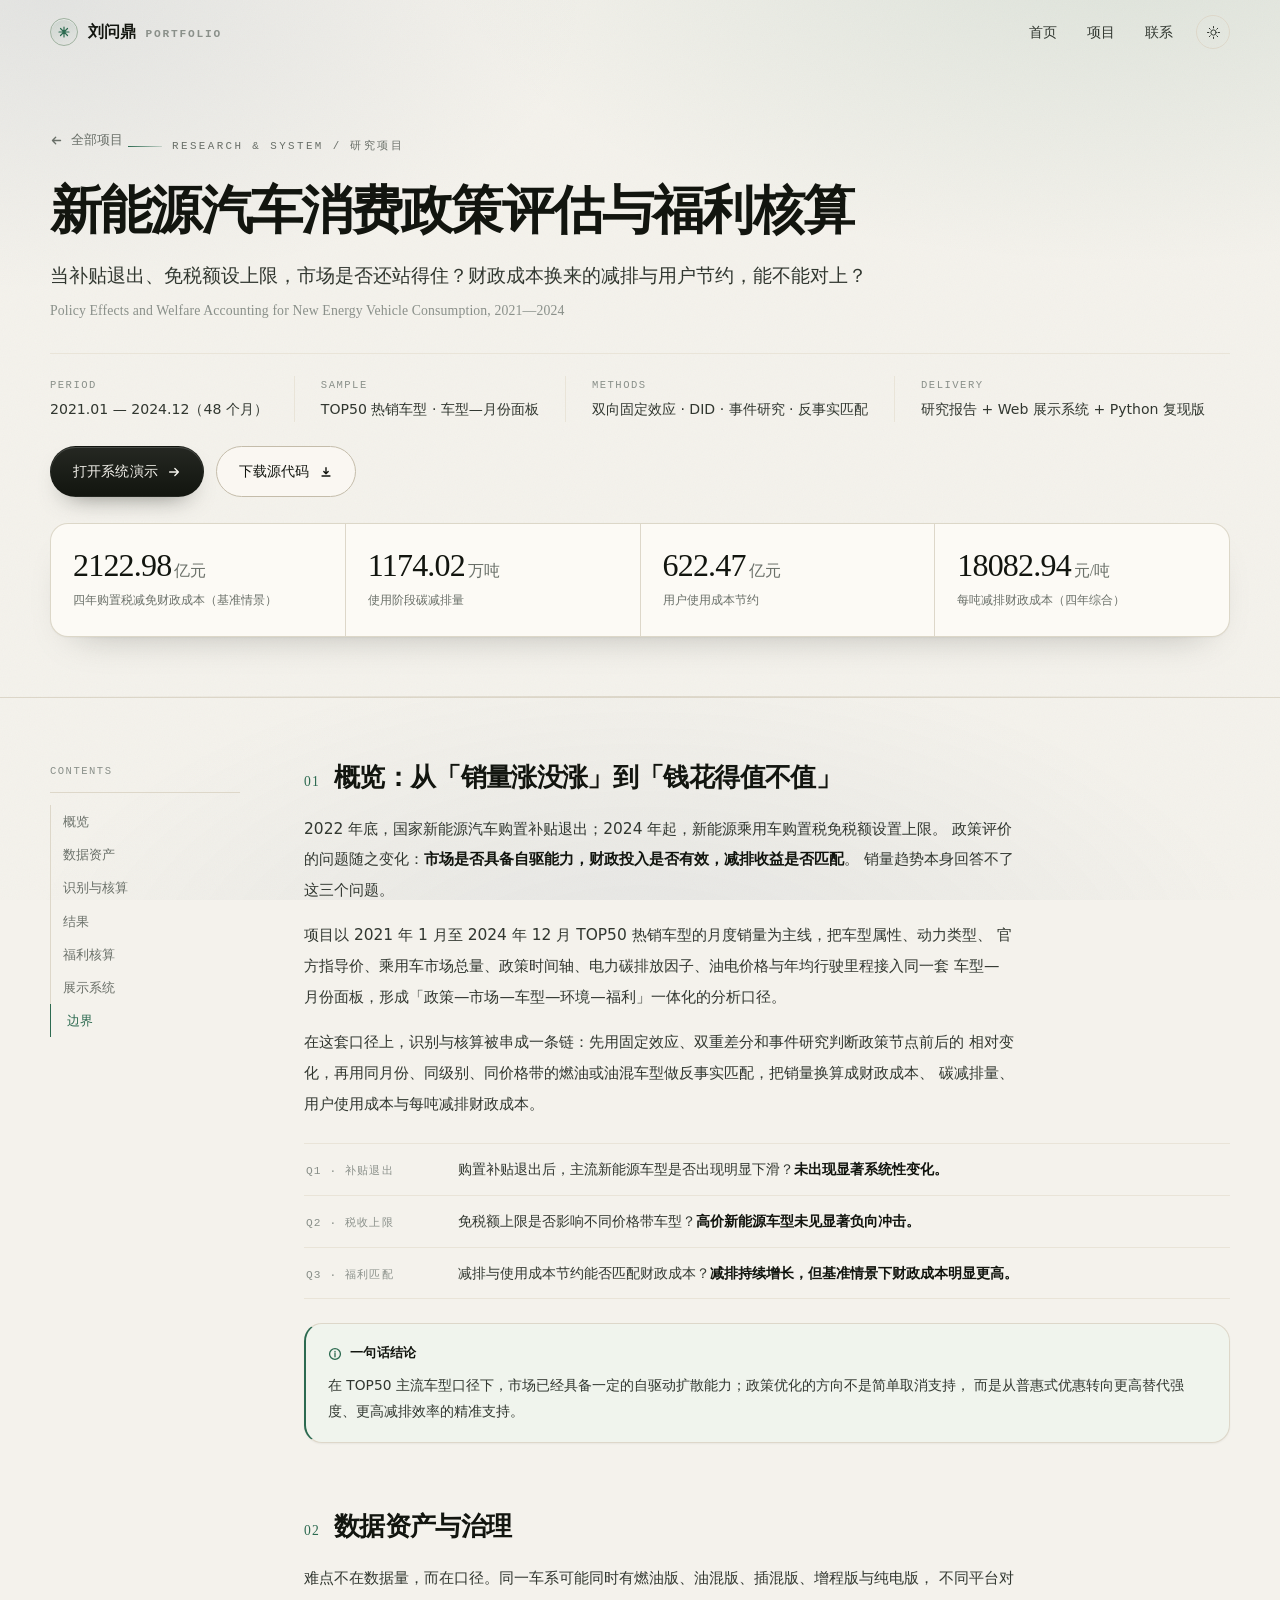
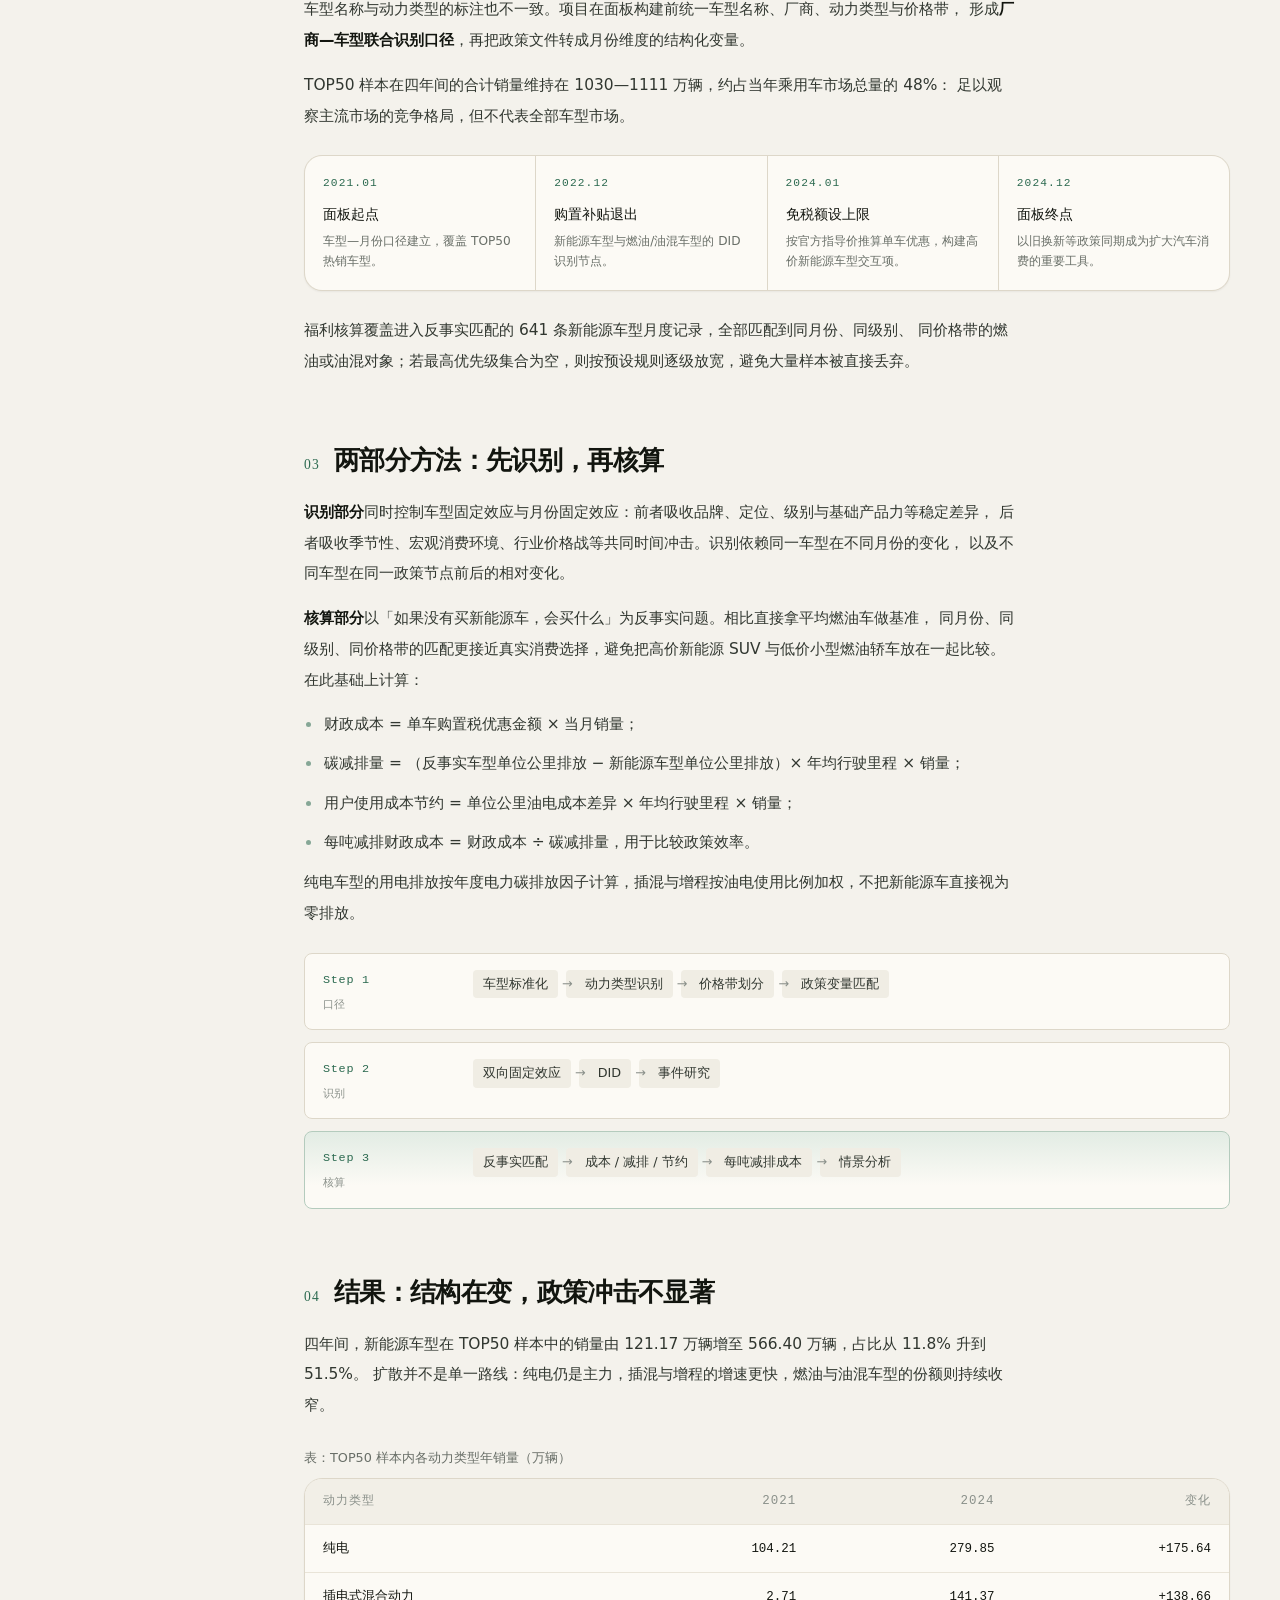
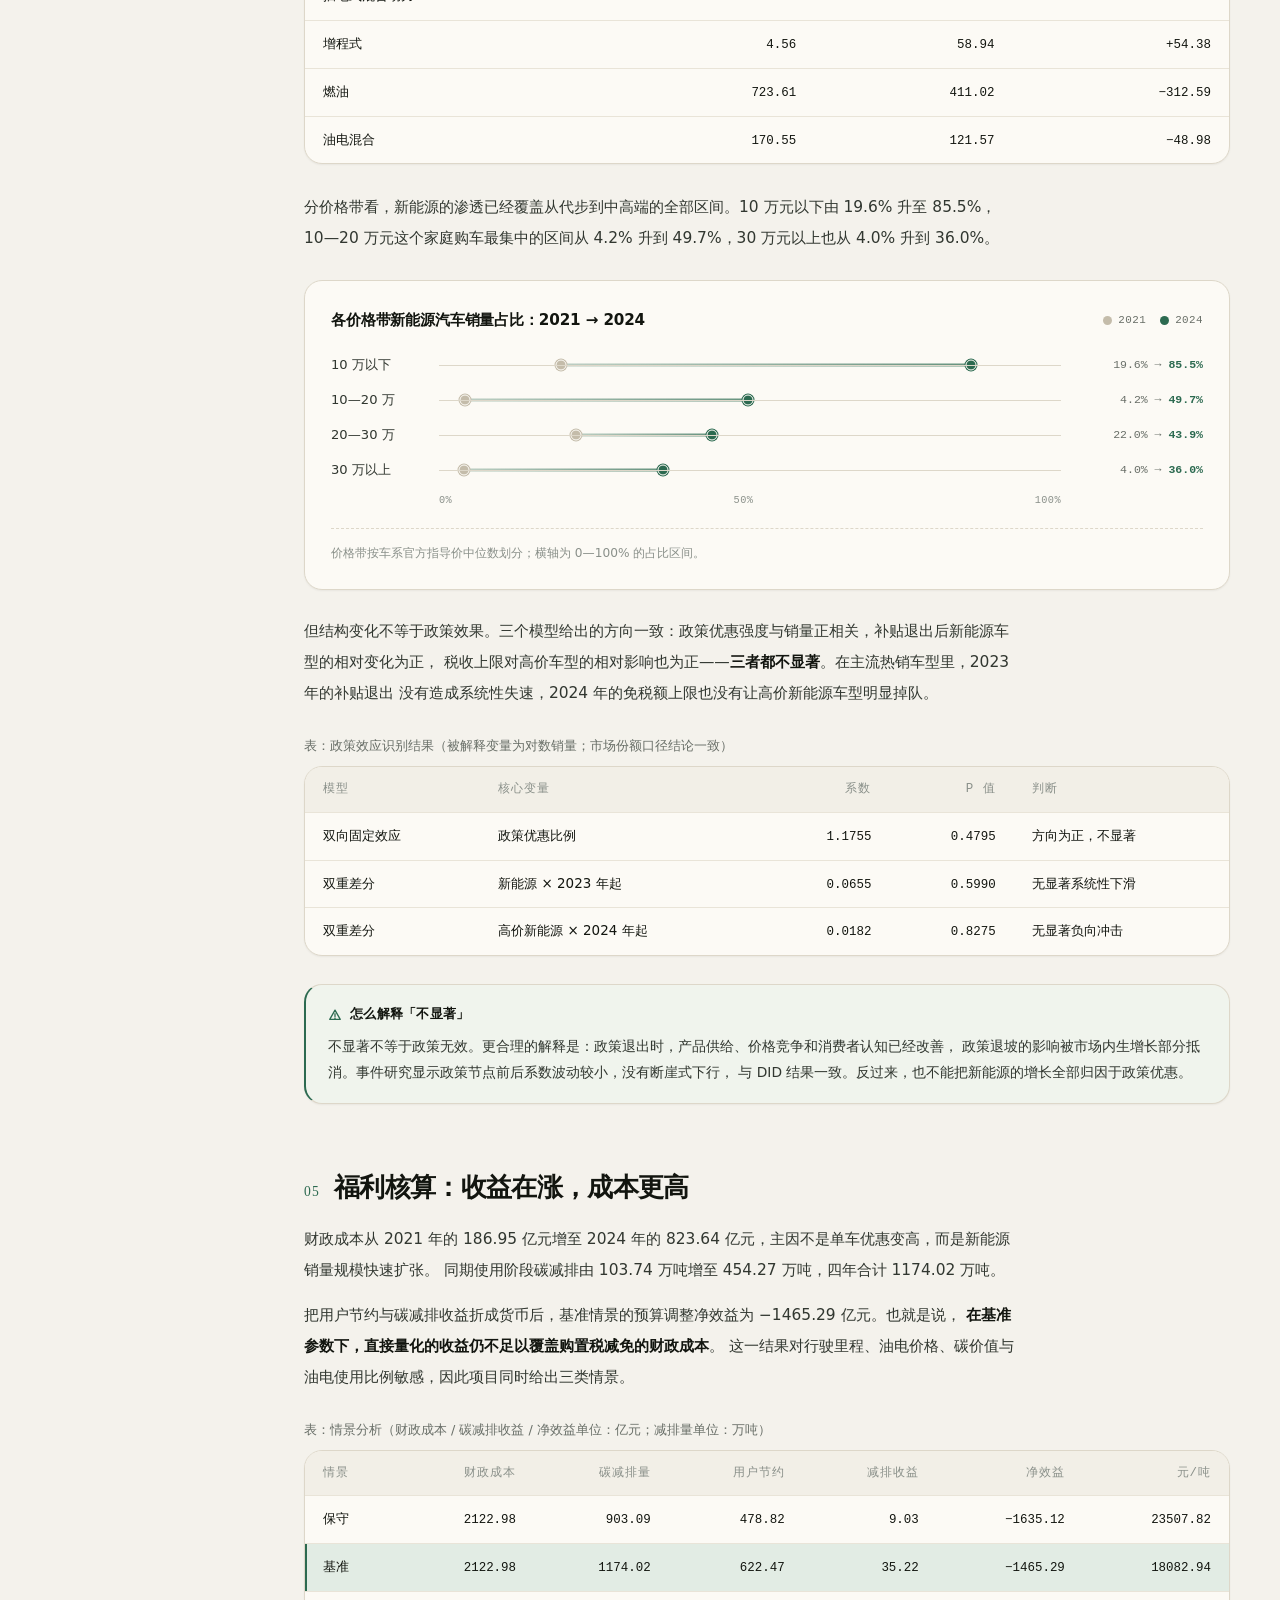
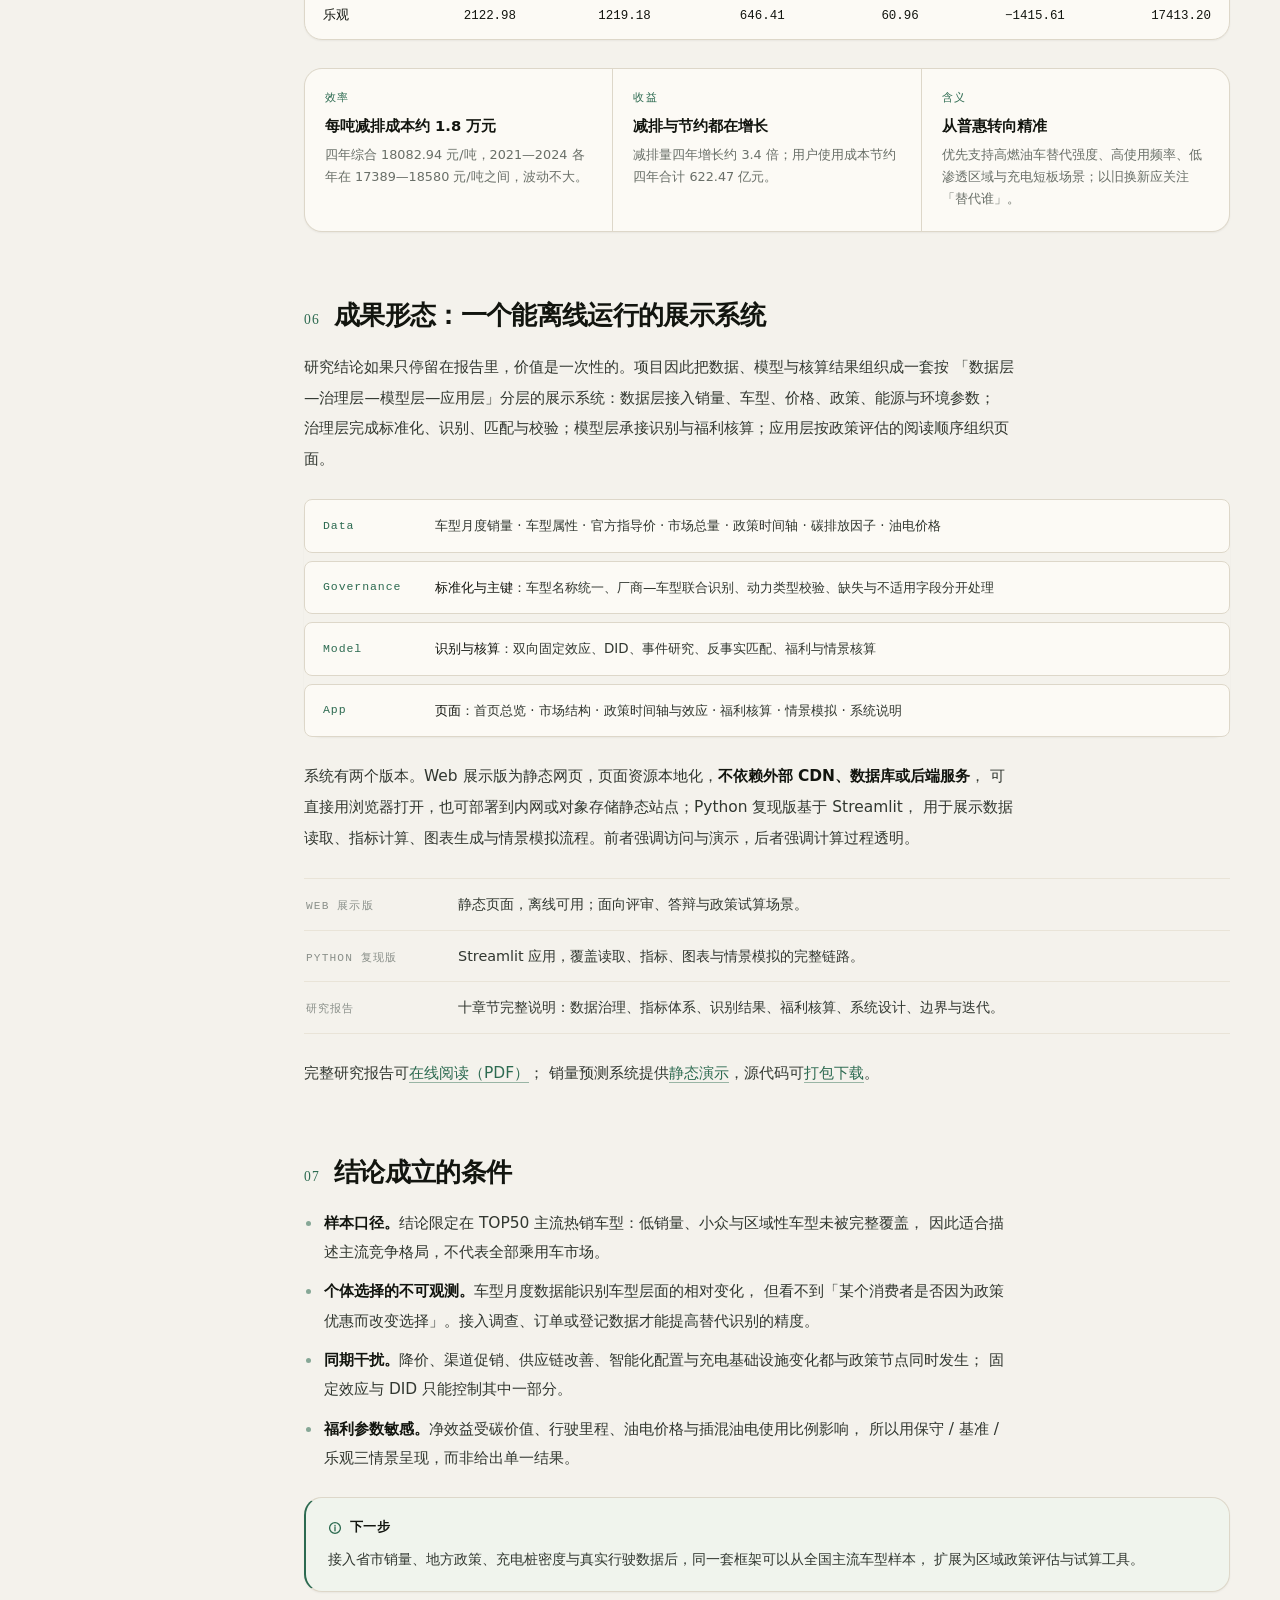
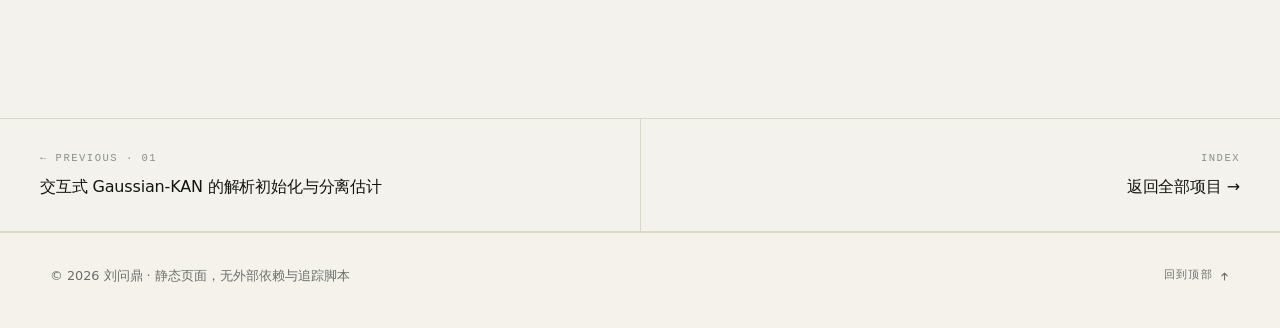
<file: projects/nev-policy.html>
<!DOCTYPE html>
<html lang="zh-CN" data-theme="light">
<head>
<meta charset="utf-8">
<meta name="viewport" content="width=device-width, initial-scale=1">
<title>新能源汽车消费政策评估与福利核算 · 刘问鼎</title>
<meta name="description" content="基于 2021—2024 年 TOP50 热销车型月度面板：补贴退出与购置税上限的效应识别，同级别同价格带的反事实匹配，以及财政成本、碳减排、用户使用成本与每吨减排成本的核算。">
<meta property="og:type" content="article">
<meta property="og:title" content="新能源汽车消费政策评估与福利核算">
<meta property="og:description" content="48 个月车型面板、双向固定效应与反事实福利核算，以及一个可离线运行的 Web 展示系统。">
<link rel="icon" href="../assets/img/favicon.svg" type="image/svg+xml">
<link rel="stylesheet" href="../assets/css/style.css">
<link rel="stylesheet" href="../assets/css/v2.css">
<script>
  (function () {
    try {
      var saved = localStorage.getItem('theme');
      var system = window.matchMedia('(prefers-color-scheme: dark)').matches ? 'dark' : 'light';
      document.documentElement.dataset.theme = saved || system;
      document.documentElement.classList.add('js');
    } catch (e) { /* 忽略 */ }
  })();
</script>
</head>
<body>

<a class="skip-link" href="#main">跳到主要内容</a>
<div class="progress" aria-hidden="true"></div>

<header class="site-header" id="siteHeader">
  <div class="site-header__inner">
    <a class="brand" href="../index.html" aria-label="返回首页">
      <span class="brand__mark" aria-hidden="true">
        <svg width="12" height="12" viewBox="0 0 12 12" fill="none" stroke="currentColor" stroke-width="1.2" stroke-linecap="round">
          <path d="M6 1v10M1 6h10M2.5 2.5l7 7M9.5 2.5l-7 7"/>
        </svg>
      </span>
      <span>刘问鼎</span>
      <span class="brand__en">Portfolio</span>
    </a>

    <div class="site-header__right">
    <nav class="nav" id="primaryNav" aria-label="主导航">
      <a href="../index.html">首页</a>
      <a href="../index.html#work">项目</a>
      <a href="../index.html#contact">联系</a>
      </nav>

      <button class="theme-toggle" type="button" id="themeToggle" aria-label="切换深色 / 浅色主题">
        <svg class="icon-sun" viewBox="0 0 24 24" fill="none" stroke="currentColor" stroke-width="1.6" stroke-linecap="round" aria-hidden="true">
          <circle cx="12" cy="12" r="4.2"/><path d="M12 2.4v2.2M12 19.4v2.2M2.4 12h2.2M19.4 12h2.2M5.2 5.2l1.6 1.6M17.2 17.2l1.6 1.6M18.8 5.2l-1.6 1.6M6.8 17.2l-1.6 1.6"/>
        </svg>
        <svg class="icon-moon" viewBox="0 0 24 24" fill="none" stroke="currentColor" stroke-width="1.6" stroke-linecap="round" stroke-linejoin="round" aria-hidden="true">
          <path d="M20.5 14.2A8.6 8.6 0 1 1 9.8 3.5a7 7 0 0 0 10.7 10.7Z"/>
        </svg>
      </button>

      <button class="nav-toggle" type="button" id="navToggle" aria-expanded="false" aria-controls="primaryNav" aria-label="展开导航">
        <span></span><span></span><span></span>
      </button>
    </div>
  </div>
</header>

<main id="main">

  <section class="page-hero">
    <div class="container">
      <a class="page-hero__back" href="../index.html#work">
        <svg viewBox="0 0 16 16" fill="none" stroke="currentColor" stroke-width="1.6" stroke-linecap="round" stroke-linejoin="round" aria-hidden="true"><path d="M13 8H3M7 4 3 8l4 4"/></svg>
        全部项目
      </a>

      <div class="kicker">Research &amp; System / 研究项目</div>

      <h1 class="page-hero__title">新能源汽车消费政策评估与福利核算</h1>

      <p class="page-hero__sub">
        当补贴退出、免税额设上限，市场是否还站得住？财政成本换来的减排与用户节约，能不能对上？
        <span class="page-hero__sub-en">Policy Effects and Welfare Accounting for New Energy Vehicle Consumption, 2021—2024</span>
      </p>

      <div class="meta-row">
        <div class="meta-item">
          <div class="meta-item__label">Period</div>
          <div class="meta-item__value">2021.01 — 2024.12（48 个月）</div>
        </div>
        <div class="meta-item">
          <div class="meta-item__label">Sample</div>
          <div class="meta-item__value">TOP50 热销车型 · 车型—月份面板</div>
        </div>
        <div class="meta-item">
          <div class="meta-item__label">Methods</div>
          <div class="meta-item__value">双向固定效应 · DID · 事件研究 · 反事实匹配</div>
        </div>
        <div class="meta-item">
          <div class="meta-item__label">Delivery</div>
          <div class="meta-item__value">研究报告 + Web 展示系统 + Python 复现版</div>
        </div>
      </div>

      <div class="hero__actions" style="margin-top:24px">
        <a class="btn" href="../demo/forecast.html">
          打开系统演示
          <svg viewBox="0 0 16 16" fill="none" stroke="currentColor" stroke-width="1.6" stroke-linecap="round" stroke-linejoin="round" aria-hidden="true"><path d="M3 8h10M9 4l4 4-4 4"/></svg>
        </a>
        <a class="btn btn--ghost" href="../assets/docs/nev-forecast-system.zip" download>
          下载源代码
          <svg viewBox="0 0 16 16" fill="none" stroke="currentColor" stroke-width="1.6" stroke-linecap="round" stroke-linejoin="round" aria-hidden="true"><path d="M8 3v7M5.5 7.5 8 10l2.5-2.5M3.5 12.5h9"/></svg>
        </a>
      </div>

      <div class="metrics">
        <div class="metric">
          <div class="metric__value">2122.98<small>亿元</small></div>
          <div class="metric__label">四年购置税减免财政成本（基准情景）</div>
        </div>
        <div class="metric">
          <div class="metric__value">1174.02<small>万吨</small></div>
          <div class="metric__label">使用阶段碳减排量</div>
        </div>
        <div class="metric">
          <div class="metric__value">622.47<small>亿元</small></div>
          <div class="metric__label">用户使用成本节约</div>
        </div>
        <div class="metric">
          <div class="metric__value">18082.94<small>元/吨</small></div>
          <div class="metric__label">每吨减排财政成本（四年综合）</div>
        </div>
      </div>
    </div>
  </section>

  <div class="container">
    <div class="detail-layout">

      <aside class="toc" aria-label="页面目录">
        <div class="toc__label">Contents</div>
        <a href="#overview">概览</a>
        <a href="#data">数据资产</a>
        <a href="#method">识别与核算</a>
        <a href="#results">结果</a>
        <a href="#welfare">福利核算</a>
        <a href="#system">展示系统</a>
        <a href="#limits">边界</a>
      </aside>

      <div class="detail-body">

        <!-- 概览 -->
        <section class="detail-section reveal" id="overview">
          <div class="detail-section__head">
            <span class="detail-section__num">01</span>
            <h2>概览：从「销量涨没涨」到「钱花得值不值」</h2>
          </div>

          <div class="prose">
            <p>
              2022 年底，国家新能源汽车购置补贴退出；2024 年起，新能源乘用车购置税免税额设置上限。
              政策评价的问题随之变化：<strong>市场是否具备自驱能力，财政投入是否有效，减排收益是否匹配</strong>。
              销量趋势本身回答不了这三个问题。
            </p>
            <p>
              项目以 2021 年 1 月至 2024 年 12 月 TOP50 热销车型的月度销量为主线，把车型属性、动力类型、
              官方指导价、乘用车市场总量、政策时间轴、电力碳排放因子、油电价格与年均行驶里程接入同一套
              车型—月份面板，形成「政策—市场—车型—环境—福利」一体化的分析口径。
            </p>
            <p>
              在这套口径上，识别与核算被串成一条链：先用固定效应、双重差分和事件研究判断政策节点前后的
              相对变化，再用同月份、同级别、同价格带的燃油或油混车型做反事实匹配，把销量换算成财政成本、
              碳减排量、用户使用成本与每吨减排财政成本。
            </p>
          </div>

          <div class="stat-list">
            <div class="stat-line">
              <span class="stat-line__k">Q1 · 补贴退出</span>
              <span class="stat-line__v">购置补贴退出后，主流新能源车型是否出现明显下滑？<b>未出现显著系统性变化。</b></span>
            </div>
            <div class="stat-line">
              <span class="stat-line__k">Q2 · 税收上限</span>
              <span class="stat-line__v">免税额上限是否影响不同价格带车型？<b>高价新能源车型未见显著负向冲击。</b></span>
            </div>
            <div class="stat-line">
              <span class="stat-line__k">Q3 · 福利匹配</span>
              <span class="stat-line__v">减排与使用成本节约能否匹配财政成本？<b>减排持续增长，但基准情景下财政成本明显更高。</b></span>
            </div>
          </div>

          <div class="callout">
            <div class="callout__title">
              <svg viewBox="0 0 16 16" fill="none" stroke="currentColor" stroke-width="1.5" stroke-linecap="round" stroke-linejoin="round" aria-hidden="true"><circle cx="8" cy="8" r="6.2"/><path d="M8 7.2v4M8 4.9v.9"/></svg>
              一句话结论
            </div>
            <p>
              在 TOP50 主流车型口径下，市场已经具备一定的自驱动扩散能力；政策优化的方向不是简单取消支持，
              而是从普惠式优惠转向更高替代强度、更高减排效率的精准支持。
            </p>
          </div>
        </section>

        <!-- 数据 -->
        <section class="detail-section reveal" id="data">
          <div class="detail-section__head">
            <span class="detail-section__num">02</span>
            <h2>数据资产与治理</h2>
          </div>

          <div class="prose">
            <p>
              难点不在数据量，而在口径。同一车系可能同时有燃油版、油混版、插混版、增程版与纯电版，
              不同平台对车型名称与动力类型的标注也不一致。项目在面板构建前统一车型名称、厂商、动力类型与价格带，
              形成<strong>厂商—车型联合识别口径</strong>，再把政策文件转成月份维度的结构化变量。
            </p>
            <p>
              TOP50 样本在四年间的合计销量维持在 1030—1111 万辆，约占当年乘用车市场总量的 48%：
              足以观察主流市场的竞争格局，但不代表全部车型市场。
            </p>
          </div>

          <div class="timeline">
            <div class="tl">
              <div class="tl__date">2021.01</div>
              <div class="tl__title">面板起点</div>
              <div class="tl__desc">车型—月份口径建立，覆盖 TOP50 热销车型。</div>
            </div>
            <div class="tl">
              <div class="tl__date">2022.12</div>
              <div class="tl__title">购置补贴退出</div>
              <div class="tl__desc">新能源车型与燃油/油混车型的 DID 识别节点。</div>
            </div>
            <div class="tl">
              <div class="tl__date">2024.01</div>
              <div class="tl__title">免税额设上限</div>
              <div class="tl__desc">按官方指导价推算单车优惠，构建高价新能源车型交互项。</div>
            </div>
            <div class="tl">
              <div class="tl__date">2024.12</div>
              <div class="tl__title">面板终点</div>
              <div class="tl__desc">以旧换新等政策同期成为扩大汽车消费的重要工具。</div>
            </div>
          </div>

          <div class="prose">
            <p>
              福利核算覆盖进入反事实匹配的 641 条新能源车型月度记录，全部匹配到同月份、同级别、
              同价格带的燃油或油混对象；若最高优先级集合为空，则按预设规则逐级放宽，避免大量样本被直接丢弃。
            </p>
          </div>
        </section>

        <!-- 方法 -->
        <section class="detail-section reveal" id="method">
          <div class="detail-section__head">
            <span class="detail-section__num">03</span>
            <h2>两部分方法：先识别，再核算</h2>
          </div>

          <div class="prose">
            <p>
              <strong>识别部分</strong>同时控制车型固定效应与月份固定效应：前者吸收品牌、定位、级别与基础产品力等稳定差异，
              后者吸收季节性、宏观消费环境、行业价格战等共同时间冲击。识别依赖同一车型在不同月份的变化，
              以及不同车型在同一政策节点前后的相对变化。
            </p>
            <p>
              <strong>核算部分</strong>以「如果没有买新能源车，会买什么」为反事实问题。相比直接拿平均燃油车做基准，
              同月份、同级别、同价格带的匹配更接近真实消费选择，避免把高价新能源 SUV 与低价小型燃油轿车放在一起比较。
              在此基础上计算：
            </p>
            <ul>
              <li>财政成本 = 单车购置税优惠金额 × 当月销量；</li>
              <li>碳减排量 = （反事实车型单位公里排放 − 新能源车型单位公里排放）× 年均行驶里程 × 销量；</li>
              <li>用户使用成本节约 = 单位公里油电成本差异 × 年均行驶里程 × 销量；</li>
              <li>每吨减排财政成本 = 财政成本 ÷ 碳减排量，用于比较政策效率。</li>
            </ul>
            <p>
              纯电车型的用电排放按年度电力碳排放因子计算，插混与增程按油电使用比例加权，不把新能源车直接视为零排放。
            </p>
          </div>

          <div class="flow">
            <div class="flow__row">
              <span class="flow__tag">Step 1<small>口径</small></span>
              <div class="flow__steps">
                <span class="flow__step">车型标准化</span>
                <span class="flow__step">动力类型识别</span>
                <span class="flow__step">价格带划分</span>
                <span class="flow__step">政策变量匹配</span>
              </div>
            </div>
            <div class="flow__row">
              <span class="flow__tag">Step 2<small>识别</small></span>
              <div class="flow__steps">
                <span class="flow__step">双向固定效应</span>
                <span class="flow__step">DID</span>
                <span class="flow__step">事件研究</span>
              </div>
            </div>
            <div class="flow__row flow__row--hero">
              <span class="flow__tag">Step 3<small>核算</small></span>
              <div class="flow__steps">
                <span class="flow__step">反事实匹配</span>
                <span class="flow__step">成本 / 减排 / 节约</span>
                <span class="flow__step">每吨减排成本</span>
                <span class="flow__step">情景分析</span>
              </div>
            </div>
          </div>
        </section>

        <!-- 结果 -->
        <section class="detail-section reveal" id="results">
          <div class="detail-section__head">
            <span class="detail-section__num">04</span>
            <h2>结果：结构在变，政策冲击不显著</h2>
          </div>

          <div class="prose">
            <p>
              四年间，新能源车型在 TOP50 样本中的销量由 121.17 万辆增至 566.40 万辆，占比从 11.8% 升到 51.5%。
              扩散并不是单一路线：纯电仍是主力，插混与增程的增速更快，燃油与油混车型的份额则持续收窄。
            </p>
          </div>

          <p class="table-caption">表：TOP50 样本内各动力类型年销量（万辆）</p>

          <div class="table-wrap">
            <table class="data">
              <thead>
                <tr><th>动力类型</th><th class="num">2021</th><th class="num">2024</th><th class="num">变化</th></tr>
              </thead>
              <tbody>
                <tr><td>纯电</td><td class="num">104.21</td><td class="num">279.85</td><td class="num">+175.64</td></tr>
                <tr><td>插电式混合动力</td><td class="num">2.71</td><td class="num">141.37</td><td class="num">+138.66</td></tr>
                <tr><td>增程式</td><td class="num">4.56</td><td class="num">58.94</td><td class="num">+54.38</td></tr>
                <tr><td>燃油</td><td class="num">723.61</td><td class="num">411.02</td><td class="num">−312.59</td></tr>
                <tr><td>油电混合</td><td class="num">170.55</td><td class="num">121.57</td><td class="num">−48.98</td></tr>
              </tbody>
            </table>
          </div>
          <p class="table-hint">左右滑动查看完整表格</p>

          <div class="prose">
            <p>
              分价格带看，新能源的渗透已经覆盖从代步到中高端的全部区间。10 万元以下由 19.6% 升至 85.5%，
              10—20 万元这个家庭购车最集中的区间从 4.2% 升到 49.7%，30 万元以上也从 4.0% 升到 36.0%。
            </p>
          </div>

          <div class="chart">
            <div class="chart__head">
              <span class="chart__title">各价格带新能源汽车销量占比：2021 → 2024</span>
              <span class="legend"><span><i class="is-from"></i>2021</span><span><i class="is-to"></i>2024</span></span>
            </div>
            <div class="dumbbell">
              <div class="dumbbell__row">
                <span class="dumbbell__label">10 万以下</span>
                <div class="dumbbell__track">
                  <span class="dumbbell__line" style="--from:19.6%;--to:85.5%"></span>
                  <span class="dumbbell__dot dumbbell__dot--from" style="left:19.6%"></span>
                  <span class="dumbbell__dot dumbbell__dot--to" style="left:85.5%"></span>
                </div>
                <span class="dumbbell__value">19.6% → <b>85.5%</b></span>
              </div>
              <div class="dumbbell__row">
                <span class="dumbbell__label">10—20 万</span>
                <div class="dumbbell__track">
                  <span class="dumbbell__line" style="--from:4.2%;--to:49.7%"></span>
                  <span class="dumbbell__dot dumbbell__dot--from" style="left:4.2%"></span>
                  <span class="dumbbell__dot dumbbell__dot--to" style="left:49.7%"></span>
                </div>
                <span class="dumbbell__value">4.2% → <b>49.7%</b></span>
              </div>
              <div class="dumbbell__row">
                <span class="dumbbell__label">20—30 万</span>
                <div class="dumbbell__track">
                  <span class="dumbbell__line" style="--from:22.0%;--to:43.9%"></span>
                  <span class="dumbbell__dot dumbbell__dot--from" style="left:22.0%"></span>
                  <span class="dumbbell__dot dumbbell__dot--to" style="left:43.9%"></span>
                </div>
                <span class="dumbbell__value">22.0% → <b>43.9%</b></span>
              </div>
              <div class="dumbbell__row">
                <span class="dumbbell__label">30 万以上</span>
                <div class="dumbbell__track">
                  <span class="dumbbell__line" style="--from:4.0%;--to:36.0%"></span>
                  <span class="dumbbell__dot dumbbell__dot--from" style="left:4.0%"></span>
                  <span class="dumbbell__dot dumbbell__dot--to" style="left:36.0%"></span>
                </div>
                <span class="dumbbell__value">4.0% → <b>36.0%</b></span>
              </div>
            </div>
            <div class="dumbbell__scale"><span><span>0%</span><span>50%</span><span>100%</span></span></div>
            <p class="chart__note">价格带按车系官方指导价中位数划分；横轴为 0—100% 的占比区间。</p>
          </div>

          <div class="prose">
            <p>
              但结构变化不等于政策效果。三个模型给出的方向一致：政策优惠强度与销量正相关，补贴退出后新能源车型的相对变化为正，
              税收上限对高价车型的相对影响也为正——<strong>三者都不显著</strong>。在主流热销车型里，2023 年的补贴退出
              没有造成系统性失速，2024 年的免税额上限也没有让高价新能源车型明显掉队。
            </p>
          </div>

          <p class="table-caption">表：政策效应识别结果（被解释变量为对数销量；市场份额口径结论一致）</p>

          <div class="table-wrap">
            <table class="data">
              <thead>
                <tr><th>模型</th><th>核心变量</th><th class="num">系数</th><th class="num">p 值</th><th>判断</th></tr>
              </thead>
              <tbody>
                <tr>
                  <td>双向固定效应</td><td>政策优惠比例</td>
                  <td class="num">1.1755</td><td class="num">0.4795</td>
                  <td>方向为正，不显著</td>
                </tr>
                <tr>
                  <td>双重差分</td><td>新能源 × 2023 年起</td>
                  <td class="num">0.0655</td><td class="num">0.5990</td>
                  <td>无显著系统性下滑</td>
                </tr>
                <tr>
                  <td>双重差分</td><td>高价新能源 × 2024 年起</td>
                  <td class="num">0.0182</td><td class="num">0.8275</td>
                  <td>无显著负向冲击</td>
                </tr>
              </tbody>
            </table>
          </div>
          <p class="table-hint">左右滑动查看完整表格</p>

          <div class="callout">
            <div class="callout__title">
              <svg viewBox="0 0 16 16" fill="none" stroke="currentColor" stroke-width="1.5" stroke-linecap="round" stroke-linejoin="round" aria-hidden="true"><path d="M8 2.4 14 13H2L8 2.4Z"/><path d="M8 6.6v3M8 11.4v.8"/></svg>
              怎么解释「不显著」
            </div>
            <p>
              不显著不等于政策无效。更合理的解释是：政策退出时，产品供给、价格竞争和消费者认知已经改善，
              政策退坡的影响被市场内生增长部分抵消。事件研究显示政策节点前后系数波动较小，没有断崖式下行，
              与 DID 结果一致。反过来，也不能把新能源的增长全部归因于政策优惠。
            </p>
          </div>
        </section>

        <!-- 福利 -->
        <section class="detail-section reveal" id="welfare">
          <div class="detail-section__head">
            <span class="detail-section__num">05</span>
            <h2>福利核算：收益在涨，成本更高</h2>
          </div>

          <div class="prose">
            <p>
              财政成本从 2021 年的 186.95 亿元增至 2024 年的 823.64 亿元，主因不是单车优惠变高，而是新能源销量规模快速扩张。
              同期使用阶段碳减排由 103.74 万吨增至 454.27 万吨，四年合计 1174.02 万吨。
            </p>
            <p>
              把用户节约与碳减排收益折成货币后，基准情景的预算调整净效益为 −1465.29 亿元。也就是说，
              <strong>在基准参数下，直接量化的收益仍不足以覆盖购置税减免的财政成本</strong>。
              这一结果对行驶里程、油电价格、碳价值与油电使用比例敏感，因此项目同时给出三类情景。
            </p>
          </div>

          <p class="table-caption">表：情景分析（财政成本 / 碳减排收益 / 净效益单位：亿元；减排量单位：万吨）</p>

          <div class="table-wrap">
            <table class="data">
              <thead>
                <tr>
                  <th>情景</th>
                  <th class="num">财政成本</th>
                  <th class="num">碳减排量</th>
                  <th class="num">用户节约</th>
                  <th class="num">减排收益</th>
                  <th class="num">净效益</th>
                  <th class="num">元/吨</th>
                </tr>
              </thead>
              <tbody>
                <tr>
                  <td>保守</td><td class="num">2122.98</td><td class="num">903.09</td><td class="num">478.82</td>
                  <td class="num">9.03</td><td class="num">−1635.12</td><td class="num">23507.82</td>
                </tr>
                <tr class="hl">
                  <td>基准</td><td class="num">2122.98</td><td class="num">1174.02</td><td class="num">622.47</td>
                  <td class="num">35.22</td><td class="num">−1465.29</td><td class="num">18082.94</td>
                </tr>
                <tr>
                  <td>乐观</td><td class="num">2122.98</td><td class="num">1219.18</td><td class="num">646.41</td>
                  <td class="num">60.96</td><td class="num">−1415.61</td><td class="num">17413.20</td>
                </tr>
              </tbody>
            </table>
          </div>
          <p class="table-hint">左右滑动查看完整表格</p>

          <div class="findings">
            <div class="finding">
              <div class="finding__k">效率</div>
              <div class="finding__t">每吨减排成本约 1.8 万元</div>
              <div class="finding__d">四年综合 18082.94 元/吨，2021—2024 各年在 17389—18580 元/吨之间，波动不大。</div>
            </div>
            <div class="finding">
              <div class="finding__k">收益</div>
              <div class="finding__t">减排与节约都在增长</div>
              <div class="finding__d">减排量四年增长约 3.4 倍；用户使用成本节约四年合计 622.47 亿元。</div>
            </div>
            <div class="finding">
              <div class="finding__k">含义</div>
              <div class="finding__t">从普惠转向精准</div>
              <div class="finding__d">优先支持高燃油车替代强度、高使用频率、低渗透区域与充电短板场景；以旧换新应关注「替代谁」。</div>
            </div>
          </div>
        </section>

        <!-- 系统 -->
        <section class="detail-section reveal" id="system">
          <div class="detail-section__head">
            <span class="detail-section__num">06</span>
            <h2>成果形态：一个能离线运行的展示系统</h2>
          </div>

          <div class="prose">
            <p>
              研究结论如果只停留在报告里，价值是一次性的。项目因此把数据、模型与核算结果组织成一套按
              「数据层—治理层—模型层—应用层」分层的展示系统：数据层接入销量、车型、价格、政策、能源与环境参数；
              治理层完成标准化、识别、匹配与校验；模型层承接识别与福利核算；应用层按政策评估的阅读顺序组织页面。
            </p>
          </div>

          <div class="layers">
            <div class="layer">
              <span class="layer__name">Data</span>
              <span>车型月度销量 · 车型属性 · 官方指导价 · 市场总量 · 政策时间轴 · 碳排放因子 · 油电价格</span>
            </div>
            <div class="layer">
              <span class="layer__name">Governance</span>
              <span><b>标准化与主键</b>：车型名称统一、厂商—车型联合识别、动力类型校验、缺失与不适用字段分开处理</span>
            </div>
            <div class="layer">
              <span class="layer__name">Model</span>
              <span><b>识别与核算</b>：双向固定效应、DID、事件研究、反事实匹配、福利与情景核算</span>
            </div>
            <div class="layer">
              <span class="layer__name">App</span>
              <span><b>页面</b>：首页总览 · 市场结构 · 政策时间轴与效应 · 福利核算 · 情景模拟 · 系统说明</span>
            </div>
          </div>

          <div class="prose">
            <p>
              系统有两个版本。Web 展示版为静态网页，页面资源本地化，<strong>不依赖外部 CDN、数据库或后端服务</strong>，
              可直接用浏览器打开，也可部署到内网或对象存储静态站点；Python 复现版基于 Streamlit，
              用于展示数据读取、指标计算、图表生成与情景模拟流程。前者强调访问与演示，后者强调计算过程透明。
            </p>
          </div>

          <div class="stat-list">
            <div class="stat-line">
              <span class="stat-line__k">Web 展示版</span>
              <span class="stat-line__v">静态页面，离线可用；面向评审、答辩与政策试算场景。</span>
            </div>
            <div class="stat-line">
              <span class="stat-line__k">Python 复现版</span>
              <span class="stat-line__v">Streamlit 应用，覆盖读取、指标、图表与情景模拟的完整链路。</span>
            </div>
            <div class="stat-line">
              <span class="stat-line__k">研究报告</span>
              <span class="stat-line__v">十章节完整说明：数据治理、指标体系、识别结果、福利核算、系统设计、边界与迭代。</span>
            </div>
          </div>

          <div class="prose">
            <p>
              完整研究报告可<a href="../assets/docs/NEV_Policy_Welfare_Report.pdf" target="_blank" rel="noopener">在线阅读（PDF）</a>；
              销量预测系统提供<a href="../demo/forecast.html">静态演示</a>，源代码可<a href="../assets/docs/nev-forecast-system.zip" download>打包下载</a>。
            </p>
          </div>
        </section>

        <!-- 边界 -->
        <section class="detail-section reveal" id="limits">
          <div class="detail-section__head">
            <span class="detail-section__num">07</span>
            <h2>结论成立的条件</h2>
          </div>

          <div class="prose">
            <ul>
              <li>
                <strong>样本口径。</strong>结论限定在 TOP50 主流热销车型：低销量、小众与区域性车型未被完整覆盖，
                因此适合描述主流竞争格局，不代表全部乘用车市场。
              </li>
              <li>
                <strong>个体选择的不可观测。</strong>车型月度数据能识别车型层面的相对变化，
                但看不到「某个消费者是否因为政策优惠而改变选择」。接入调查、订单或登记数据才能提高替代识别的精度。
              </li>
              <li>
                <strong>同期干扰。</strong>降价、渠道促销、供应链改善、智能化配置与充电基础设施变化都与政策节点同时发生；
                固定效应与 DID 只能控制其中一部分。
              </li>
              <li>
                <strong>福利参数敏感。</strong>净效益受碳价值、行驶里程、油电价格与插混油电使用比例影响，
                所以用保守 / 基准 / 乐观三情景呈现，而非给出单一结果。
              </li>
            </ul>
          </div>

          <div class="callout">
            <div class="callout__title">
              <svg viewBox="0 0 16 16" fill="none" stroke="currentColor" stroke-width="1.5" stroke-linecap="round" stroke-linejoin="round" aria-hidden="true"><circle cx="8" cy="8" r="6.2"/><path d="M8 7.2v4M8 4.9v.9"/></svg>
              下一步
            </div>
            <p>
              接入省市销量、地方政策、充电桩密度与真实行驶数据后，同一套框架可以从全国主流车型样本，
              扩展为区域政策评估与试算工具。
            </p>
          </div>
        </section>

      </div>
    </div>
  </div>

  <nav class="pager" aria-label="项目导航">
    <a href="gaussian-kan.html">
      <span class="pager__label">← Previous · 01</span>
      <span class="pager__title">交互式 Gaussian-KAN 的解析初始化与分离估计</span>
    </a>
    <a href="../index.html#work" style="text-align:right">
      <span class="pager__label">Index</span>
      <span class="pager__title">返回全部项目 →</span>
    </a>
  </nav>

</main>

<footer class="site-footer">
  <div class="container site-footer__inner">
    <span>© <span id="year">2026</span> 刘问鼎 · 静态页面，无外部依赖与追踪脚本</span>
    <a class="to-top" href="#main">
      回到顶部
      <svg width="11" height="11" viewBox="0 0 16 16" fill="none" stroke="currentColor" stroke-width="1.6" stroke-linecap="round" stroke-linejoin="round" aria-hidden="true"><path d="M8 13V3M4 7l4-4 4 4"/></svg>
    </a>
  </div>
</footer>

<script src="../assets/js/main.js" defer></script>
</body>
</html>
</file>
<file: assets/css/style.css>
/* ==========================================================================
   个人作品集 · 设计系统
   纯静态、无外部依赖：字体使用系统字体栈，图标为内联 SVG。
   颜色 / 间距 / 字号均集中在 :root，改这里即可整体换风格。
   ========================================================================== */

:root {
  /* 纸张与墨色 */
  --paper: #f6f4ef;
  --paper-2: #efebe2;
  --surface: #fffdf8;
  --surface-2: #f1ede4;
  --ink: #161a18;
  --ink-2: #333a36;
  --muted: #6b726d;
  --faint: #8d938e;
  --line: #ddd6c9;
  --line-soft: #e8e3d8;
  --line-strong: #c3bbaa;
  --bar-fill: #c9c2b3;

  /* 主题色：默认项目二（政策 / 绿色），项目一页面切换为石板蓝 */
  --accent: #2f6b52;
  --accent-ink: #1f4b39;
  --accent-soft: #e4ece4;
  --accent-line: #b9cdbd;
  --accent-contrast: #fffdf8;

  --danger: #8a4a2f;

  --shadow-sm: 0 1px 2px rgba(22, 26, 24, .05);
  --shadow-md: 0 1px 2px rgba(22, 26, 24, .04), 0 16px 40px -24px rgba(22, 26, 24, .35);

  --radius-sm: 8px;
  --radius: 14px;
  --radius-lg: 22px;

  --maxw: 1180px;
  --maxw-text: 720px;
  --header-h: 64px;

  --font-sans: "Noto Sans SC", "PingFang SC", "Microsoft YaHei UI", "Microsoft YaHei",
    "Segoe UI", system-ui, -apple-system, sans-serif;
  --font-serif: "Source Han Serif SC", "Songti SC", "Noto Serif SC", Georgia,
    "Times New Roman", serif;
  --font-mono: "Cascadia Mono", "JetBrains Mono", ui-monospace, Consolas, "Courier New", monospace;

  --ease: cubic-bezier(.22, .61, .36, 1);
}

/* 项目一：石板蓝 */
[data-accent="indigo"] {
  --accent: #3a5578;
  --accent-ink: #27405f;
  --accent-soft: #e4e9f0;
  --accent-line: #b8c6d8;
}

[data-theme="dark"] {
  --paper: #101211;
  --paper-2: #141715;
  --surface: #171a18;
  --surface-2: #1d201e;
  --ink: #eceae3;
  --ink-2: #cfd2ca;
  --muted: #9aa09a;
  --faint: #7d837d;
  --line: #2b2f2c;
  --line-soft: #232725;
  --line-strong: #3a3f3b;
  --bar-fill: #56645c;

  --accent: #8bbfa3;
  --accent-ink: #b9ddc8;
  --accent-soft: #1e2a23;
  --accent-line: #34513f;
  --accent-contrast: #0f1512;

  --shadow-sm: 0 1px 2px rgba(0, 0, 0, .3);
  --shadow-md: 0 1px 2px rgba(0, 0, 0, .3), 0 20px 44px -28px rgba(0, 0, 0, .8);
}

[data-theme="dark"][data-accent="indigo"],
[data-theme="dark"] [data-accent="indigo"] {
  --accent: #9fb8d8;
  --accent-ink: #c6d8ef;
  --accent-soft: #1c2431;
  --accent-line: #35455c;
}

/* ==========================================================================
   基础
   ========================================================================== */

*,
*::before,
*::after { box-sizing: border-box; }

html {
  -webkit-text-size-adjust: 100%;
  scroll-behavior: smooth;
  scroll-padding-top: calc(var(--header-h) + 24px);
}

body {
  margin: 0;
  background: var(--paper);
  color: var(--ink);
  font-family: var(--font-sans);
  font-size: 1rem;
  line-height: 1.75;
  -webkit-font-smoothing: antialiased;
  text-rendering: optimizeLegibility;
  overflow-x: hidden;
}

body::before {
  /* 极淡的纸纹网格，给大面积留白一点质感 */
  content: "";
  position: fixed;
  inset: 0;
  pointer-events: none;
  z-index: 0;
  background-image:
    linear-gradient(to right, var(--line-soft) 1px, transparent 1px),
    linear-gradient(to bottom, var(--line-soft) 1px, transparent 1px);
  background-size: 88px 88px;
  opacity: .28;
  mask-image: radial-gradient(ellipse 90% 60% at 50% 0%, #000 20%, transparent 78%);
  -webkit-mask-image: radial-gradient(ellipse 90% 60% at 50% 0%, #000 20%, transparent 78%);
}

[data-theme="dark"] body::before { opacity: .14; }

img,
svg { display: block; max-width: 100%; }

a { color: inherit; text-decoration: none; }

.mono {
  font-family: var(--font-mono);
  font-size: .92em;
  letter-spacing: -.01em;
}

h1, h2, h3, h4 {
  margin: 0;
  font-weight: 600;
  letter-spacing: -.015em;
  line-height: 1.25;
  text-wrap: balance;
}

p { margin: 0; }

ul, ol { margin: 0; padding: 0; }

::selection {
  background: var(--accent-soft);
  color: var(--ink);
}

:focus-visible {
  outline: 2px solid var(--accent);
  outline-offset: 3px;
  border-radius: 3px;
}

.skip-link {
  position: absolute;
  left: 16px;
  top: -60px;
  z-index: 200;
  padding: 10px 16px;
  border-radius: var(--radius-sm);
  background: var(--ink);
  color: var(--paper);
  font-size: .875rem;
  transition: top .2s var(--ease);
}
.skip-link:focus { top: 12px; }

/* ==========================================================================
   布局工具
   ========================================================================== */

.container {
  width: min(100% - 48px, var(--maxw));
  margin-inline: auto;
  position: relative;
  z-index: 1;
}

.container--narrow { width: min(100% - 48px, var(--maxw-text)); }

.section {
  padding-block: clamp(64px, 9vw, 120px);
  scroll-margin-top: calc(var(--header-h) + 8px);
}

.section--tight { padding-block: clamp(48px, 6vw, 80px); }

.section + .section { border-top: 1px solid var(--line-soft); }

.rule {
  height: 1px;
  border: 0;
  background: var(--line);
  margin: 0;
}

/* 小节标题 */
.kicker {
  display: inline-flex;
  align-items: center;
  gap: 10px;
  font-family: var(--font-mono);
  font-size: .72rem;
  letter-spacing: .18em;
  text-transform: uppercase;
  color: var(--muted);
  margin-bottom: 18px;
}

.kicker::before {
  content: "";
  width: 26px;
  height: 1px;
  background: var(--accent);
}

.h2 {
  font-size: clamp(1.65rem, 3.1vw, 2.35rem);
  letter-spacing: -.02em;
}

.h3 {
  font-size: clamp(1.12rem, 1.55vw, 1.3rem);
  letter-spacing: -.01em;
}

.section-head {
  display: grid;
  grid-template-columns: minmax(0, 1fr) minmax(0, .85fr);
  gap: clamp(24px, 5vw, 72px);
  align-items: end;
  margin-bottom: clamp(36px, 5vw, 60px);
}

.section-head__note {
  color: var(--muted);
  font-size: .95rem;
  line-height: 1.8;
  max-width: 46ch;
}

@media (max-width: 860px) {
  .section-head { grid-template-columns: 1fr; align-items: start; gap: 18px; }
}

/* ==========================================================================
   顶栏
   ========================================================================== */

.site-header {
  position: fixed;
  inset: 0 0 auto 0;
  z-index: 100;
  height: var(--header-h);
  display: flex;
  align-items: center;
  border-bottom: 1px solid transparent;
  transition: background .25s var(--ease), border-color .25s var(--ease), backdrop-filter .25s;
}

.site-header.is-stuck {
  background: color-mix(in srgb, var(--paper) 86%, transparent);
  backdrop-filter: blur(14px) saturate(140%);
  -webkit-backdrop-filter: blur(14px) saturate(140%);
  border-bottom-color: var(--line-soft);
}

.site-header__inner {
  width: min(100% - 48px, var(--maxw));
  margin-inline: auto;
  display: flex;
  align-items: center;
  justify-content: space-between;
  gap: 24px;
}

.brand {
  display: inline-flex;
  align-items: baseline;
  gap: 10px;
  font-weight: 600;
  letter-spacing: -.01em;
}

.brand__mark {
  width: 26px;
  height: 26px;
  flex: none;
  align-self: center;
  border-radius: 50%;
  border: 1px solid var(--line-strong);
  display: grid;
  place-items: center;
  font-family: var(--font-serif);
  font-size: .78rem;
  color: var(--accent);
  letter-spacing: 0;
}

.brand__en {
  font-family: var(--font-mono);
  font-size: .7rem;
  letter-spacing: .16em;
  text-transform: uppercase;
  color: var(--faint);
}

.nav {
  display: flex;
  align-items: center;
  gap: 4px;
}

.site-header__right {
  display: flex;
  align-items: center;
  gap: 10px;
}

.nav a {
  font-size: .88rem;
  color: var(--ink-2);
  padding: 8px 12px;
  border-radius: 999px;
  transition: background .2s, color .2s;
}

.nav a:hover { background: var(--surface-2); color: var(--ink); }
.nav a.is-active { color: var(--accent); }
.nav a.is-active::before { content: "·"; margin-right: 5px; color: var(--accent); }

.theme-toggle {
  width: 34px;
  height: 34px;
  flex: none;
  display: grid;
  place-items: center;
  border: 1px solid var(--line);
  border-radius: 50%;
  background: transparent;
  color: var(--ink-2);
  cursor: pointer;
  transition: background .2s, border-color .2s, transform .2s;
}
.theme-toggle:hover { background: var(--surface-2); border-color: var(--line-strong); }
.theme-toggle:active { transform: scale(.94); }
.theme-toggle svg { width: 15px; height: 15px; }
[data-theme="dark"] .theme-toggle .icon-sun { display: none; }
[data-theme="light"] .theme-toggle .icon-moon { display: none; }

.nav-toggle {
  display: none;
  width: 38px;
  height: 34px;
  border: 1px solid var(--line);
  border-radius: 999px;
  background: transparent;
  color: var(--ink);
  cursor: pointer;
  align-items: center;
  justify-content: center;
  gap: 3px;
  flex-direction: column;
}
.nav-toggle span {
  display: block;
  width: 15px;
  height: 1.5px;
  background: currentColor;
  transition: transform .22s var(--ease), opacity .22s;
}
.nav-toggle[aria-expanded="true"] span:nth-child(1) { transform: translateY(4.5px) rotate(45deg); }
.nav-toggle[aria-expanded="true"] span:nth-child(2) { opacity: 0; }
.nav-toggle[aria-expanded="true"] span:nth-child(3) { transform: translateY(-4.5px) rotate(-45deg); }

@media (max-width: 820px) {
  .nav-toggle { display: flex; }
  .brand__en { display: none; }
  .nav {
    position: fixed;
    inset: var(--header-h) 0 auto 0;
    flex-direction: column;
    align-items: stretch;
    gap: 2px;
    padding: 14px 24px 22px;
    background: var(--paper);
    border-bottom: 1px solid var(--line);
    box-shadow: var(--shadow-md);
    transform-origin: top;
    display: none;
  }
  .nav.is-open { display: flex; }
  .nav a { padding: 12px 6px; border-radius: 0; border-bottom: 1px solid var(--line-soft); }
  .nav a:last-of-type { border-bottom: 0; }
}

/* 阅读进度 */
.progress {
  position: fixed;
  top: 0;
  left: 0;
  height: 2px;
  width: 0;
  z-index: 120;
  background: var(--accent);
  transition: width .1s linear;
}

/* ==========================================================================
   首页 Hero
   ========================================================================== */

.hero {
  position: relative;
  padding-top: calc(var(--header-h) + clamp(48px, 8vw, 96px));
  padding-bottom: clamp(36px, 4vw, 56px);
  overflow: hidden;
}

.hero__grid {
  display: grid;
  grid-template-columns: minmax(0, 1.08fr) minmax(0, .92fr);
  gap: clamp(32px, 5vw, 72px);
  align-items: start;
}

@media (max-width: 960px) {
  .hero__grid { grid-template-columns: 1fr; gap: 40px; }
}

.hero__kicker {
  display: flex;
  flex-wrap: wrap;
  align-items: center;
  gap: 12px;
  font-family: var(--font-mono);
  font-size: .72rem;
  letter-spacing: .16em;
  text-transform: uppercase;
  color: var(--muted);
  margin-bottom: 26px;
}

.pill {
  display: inline-flex;
  align-items: center;
  gap: 7px;
  padding: 5px 11px;
  border: 1px solid var(--line);
  border-radius: 999px;
  background: var(--surface);
  font-family: var(--font-sans);
  font-size: .74rem;
  letter-spacing: .04em;
  text-transform: none;
  color: var(--ink-2);
}

.pill__dot {
  width: 6px;
  height: 6px;
  border-radius: 50%;
  background: var(--accent);
  box-shadow: 0 0 0 3px var(--accent-soft);
}

.hero__title {
  font-size: clamp(2.7rem, 6.4vw, 4.7rem);
  line-height: 1.04;
  letter-spacing: -.035em;
  font-weight: 600;
  margin-bottom: 10px;
}

.hero__title-en {
  display: block;
  font-family: var(--font-serif);
  font-size: clamp(.95rem, 1.3vw, 1.1rem);
  font-weight: 400;
  letter-spacing: .02em;
  color: var(--faint);
  margin-top: 14px;
}

.hero__lede {
  font-size: clamp(1.12rem, 1.9vw, 1.4rem);
  line-height: 1.62;
  letter-spacing: -.012em;
  color: var(--ink-2);
  max-width: 26em;
  margin-top: 24px;
}

.hero__lede em {
  font-style: normal;
  color: var(--ink);
  box-shadow: inset 0 -0.42em 0 var(--accent-soft);
}

.hero__sub {
  margin-top: 20px;
  color: var(--muted);
  font-size: .95rem;
  line-height: 1.85;
  max-width: 40em;
}

.hero__actions {
  display: flex;
  flex-wrap: wrap;
  gap: 12px;
  margin-top: 34px;
}

@media (max-width: 520px) {
  .hero__actions { flex-direction: column; align-items: stretch; gap: 10px; }
  .hero__actions .btn { justify-content: center; }
}

.hero__meta {
  display: flex;
  flex-wrap: wrap;
  gap: 8px 22px;
  margin-top: 36px;
  padding-top: 22px;
  border-top: 1px solid var(--line-soft);
  font-size: .82rem;
  color: var(--muted);
}

.hero__meta span { display: inline-flex; align-items: center; gap: 8px; }
.hero__meta span::before {
  content: "";
  width: 4px;
  height: 4px;
  border-radius: 50%;
  background: var(--line-strong);
}

/* 按钮 */
.btn {
  display: inline-flex;
  align-items: center;
  gap: 9px;
  padding: 11px 20px;
  border-radius: 999px;
  border: 1px solid var(--ink);
  background: var(--ink);
  color: var(--paper);
  font-size: .9rem;
  font-weight: 500;
  letter-spacing: .01em;
  cursor: pointer;
  transition: transform .18s var(--ease), background .2s, color .2s, border-color .2s, box-shadow .2s;
}

.btn:hover {
  transform: translateY(-2px);
  background: var(--accent-ink);
  border-color: var(--accent-ink);
  box-shadow: var(--shadow-md);
}

.btn--ghost {
  background: transparent;
  color: var(--ink);
  border-color: var(--line-strong);
}
.btn--ghost:hover {
  background: var(--surface);
  color: var(--ink);
  border-color: var(--ink);
  box-shadow: var(--shadow-sm);
}

.btn svg { width: 14px; height: 14px; }

.btn--sm { padding: 8px 15px; font-size: .84rem; }

/* Hero 右侧：目录卡 */
.index-card {
  border: 1px solid var(--line);
  border-radius: var(--radius);
  background: var(--surface);
  box-shadow: var(--shadow-md);
  overflow: hidden;
}

.index-card__head {
  display: flex;
  align-items: center;
  justify-content: space-between;
  padding: 14px 20px;
  border-bottom: 1px solid var(--line-soft);
  font-family: var(--font-mono);
  font-size: .7rem;
  letter-spacing: .16em;
  text-transform: uppercase;
  color: var(--muted);
  background: var(--surface-2);
}

.index-row {
  display: grid;
  grid-template-columns: 34px minmax(0, 1fr) auto;
  gap: 14px;
  align-items: start;
  padding: 18px 20px;
  border-bottom: 1px solid var(--line-soft);
  transition: background .2s;
}

.index-row:hover { background: var(--surface-2); }

.index-row__num {
  font-family: var(--font-serif);
  font-size: .95rem;
  color: var(--accent);
  letter-spacing: .04em;
  padding-top: 2px;
}

.index-row__title {
  display: block;
  font-size: .95rem;
  font-weight: 500;
  line-height: 1.5;
  letter-spacing: -.01em;
}

.index-row__meta {
  display: block;
  font-size: .78rem;
  color: var(--muted);
  margin-top: 4px;
}

.index-row__arrow {
  align-self: center;
  color: var(--line-strong);
  transition: transform .2s var(--ease), color .2s;
}
.index-row:hover .index-row__arrow { transform: translateX(3px); color: var(--accent); }

.index-card__facts {
  display: grid;
  grid-template-columns: repeat(2, 1fr);
  border-top: 1px solid var(--line);
  background: var(--surface-2);
}

.fact {
  padding: 16px 18px;
  border-right: 1px solid var(--line-soft);
  border-bottom: 1px solid var(--line-soft);
}
.fact:nth-child(2n) { border-right: 0; }
.fact:nth-last-child(-n+2) { border-bottom: 0; }

.fact__value {
  font-family: var(--font-serif);
  font-size: clamp(1.3rem, 2.2vw, 1.65rem);
  line-height: 1.15;
  letter-spacing: -.01em;
  font-variant-numeric: tabular-nums;
}
.fact__value small { font-size: .62em; color: var(--muted); margin-left: 2px; }
.fact__label { font-size: .74rem; color: var(--muted); margin-top: 4px; letter-spacing: .02em; }

/* ==========================================================================
   项目卡片
   ========================================================================== */

.projects {
  display: grid;
  grid-template-columns: repeat(2, minmax(0, 1fr));
  gap: clamp(18px, 2.6vw, 30px);
}

@media (max-width: 900px) {
  .projects { grid-template-columns: 1fr; }
}

.project-card {
  --pc-accent: var(--accent);
  --pc-soft: var(--accent-soft);
  position: relative;
  display: flex;
  flex-direction: column;
  border: 1px solid var(--line);
  border-radius: var(--radius);
  background: var(--surface);
  overflow: hidden;
  transition: transform .3s var(--ease), box-shadow .3s var(--ease), border-color .3s;
}

.project-card[data-accent="indigo"] {
  --pc-accent: #3a5578;
  --pc-soft: #e6eaf1;
}
[data-theme="dark"] .project-card[data-accent="indigo"] {
  --pc-accent: #9fb8d8;
  --pc-soft: #1c2431;
}

.project-card:hover {
  transform: translateY(-4px);
  border-color: var(--line-strong);
  box-shadow: var(--shadow-md);
}

.project-card__top {
  padding: 22px 24px 0;
  display: flex;
  align-items: center;
  justify-content: space-between;
  gap: 16px;
}

.project-card__num {
  font-family: var(--font-serif);
  font-size: .95rem;
  color: var(--faint);
  letter-spacing: .1em;
}

.project-card__type {
  font-family: var(--font-mono);
  font-size: .68rem;
  letter-spacing: .14em;
  text-transform: uppercase;
  color: var(--pc-accent);
  padding: 4px 9px;
  border: 1px solid color-mix(in srgb, var(--pc-accent) 35%, transparent);
  border-radius: 999px;
}

.project-card__body { padding: 16px 24px 22px; }

.project-card__title {
  display: block;
  font-size: clamp(1.2rem, 1.8vw, 1.42rem);
  line-height: 1.4;
  letter-spacing: -.018em;
  margin-bottom: 6px;
}

.project-card__title:hover { color: var(--pc-accent); }

.project-card__en {
  font-family: var(--font-serif);
  font-size: .8rem;
  color: var(--faint);
  letter-spacing: .01em;
  line-height: 1.5;
  margin-bottom: 14px;
}

.project-card__desc {
  font-size: .92rem;
  line-height: 1.78;
  color: var(--muted);
  margin-bottom: 20px;
}

.project-card__visual {
  margin-top: auto;
  border-top: 1px solid var(--line-soft);
  background: var(--pc-soft);
  padding: 18px 24px;
}

.mini-bars { display: grid; gap: 7px; }

.visual-label {
  display: flex;
  align-items: center;
  justify-content: space-between;
  gap: 10px;
  font-family: var(--font-mono);
  font-size: .62rem;
  letter-spacing: .1em;
  text-transform: uppercase;
  color: color-mix(in srgb, var(--pc-accent) 75%, var(--muted));
  margin-bottom: 11px;
}

.mini-bar {
  display: grid;
  grid-template-columns: 76px minmax(0, 1fr) 62px;
  align-items: center;
  gap: 10px;
  font-size: .72rem;
  color: var(--ink-2);
}

.mini-bar__track {
  height: 6px;
  border-radius: 999px;
  background: color-mix(in srgb, var(--pc-accent) 14%, transparent);
  overflow: hidden;
}

.mini-bar__fill {
  display: block;
  height: 100%;
  width: var(--v);
  border-radius: 999px;
  background: var(--pc-accent);
  opacity: .85;
}

.mini-bar__val {
  font-family: var(--font-mono);
  font-size: .7rem;
  text-align: right;
  color: var(--ink-2);
  font-variant-numeric: tabular-nums;
}

.project-card__stats {
  display: flex;
  flex-wrap: wrap;
  gap: 18px 26px;
  padding: 16px 24px;
  border-top: 1px solid var(--line-soft);
}

.stat { display: flex; flex-direction: column; gap: 2px; }

.stat__value {
  font-family: var(--font-serif);
  font-size: 1.18rem;
  line-height: 1.2;
  font-variant-numeric: tabular-nums;
  letter-spacing: -.01em;
}

.stat__label {
  font-size: .72rem;
  color: var(--muted);
  letter-spacing: .01em;
}

.project-card__foot {
  display: flex;
  align-items: center;
  justify-content: space-between;
  gap: 14px;
  padding: 14px 24px;
  border-top: 1px solid var(--line-soft);
  background: color-mix(in srgb, var(--surface) 60%, var(--surface-2));
}

.tags { display: flex; flex-wrap: wrap; gap: 6px; }

.tag {
  font-size: .7rem;
  letter-spacing: .02em;
  color: var(--muted);
  padding: 3px 8px;
  border-radius: 4px;
  background: color-mix(in srgb, var(--line-soft) 65%, transparent);
  white-space: nowrap;
}

.project-card__link {
  display: inline-flex;
  align-items: center;
  gap: 6px;
  font-size: .82rem;
  font-weight: 500;
  color: var(--pc-accent);
  white-space: nowrap;
}
.project-card__link svg { transition: transform .2s var(--ease); }
.project-card:hover .project-card__link svg { transform: translateX(4px); }

/* ==========================================================================
   方法 / 能力
   ========================================================================== */

.methods {
  display: grid;
  grid-template-columns: repeat(4, minmax(0, 1fr));
  gap: 1px;
  background: var(--line);
  border: 1px solid var(--line);
  border-radius: var(--radius);
  overflow: hidden;
}

@media (max-width: 900px) { .methods { grid-template-columns: repeat(2, 1fr); } }
@media (max-width: 560px) { .methods { grid-template-columns: 1fr; } }

.method {
  background: var(--surface);
  padding: 26px 22px 28px;
  transition: background .2s;
}
.method:hover { background: var(--surface-2); }

.method__index {
  font-family: var(--font-mono);
  font-size: .68rem;
  color: var(--accent);
  letter-spacing: .12em;
}

.method__title {
  font-size: 1.02rem;
  margin: 12px 0 8px;
  letter-spacing: -.01em;
}

.method__desc {
  font-size: .84rem;
  color: var(--muted);
  line-height: 1.78;
}

/* 技能 */
.skills {
  display: grid;
  grid-template-columns: 150px minmax(0, 1fr);
  gap: 10px 28px;
  align-items: start;
}

@media (max-width: 700px) { .skills { grid-template-columns: 1fr; gap: 6px; } }

.skills__label {
  font-family: var(--font-mono);
  font-size: .7rem;
  letter-spacing: .12em;
  text-transform: uppercase;
  color: var(--faint);
  padding-top: 7px;
}

.skills__row {
  display: flex;
  flex-wrap: wrap;
  gap: 7px;
  padding-bottom: 18px;
  border-bottom: 1px solid var(--line-soft);
  margin-bottom: 8px;
}

.chip {
  display: inline-flex;
  align-items: center;
  gap: 6px;
  padding: 6px 12px;
  border: 1px solid var(--line);
  border-radius: 999px;
  background: var(--surface);
  font-size: .82rem;
  color: var(--ink-2);
  transition: border-color .2s, transform .2s var(--ease), color .2s;
}
.chip:hover { border-color: var(--accent-line); transform: translateY(-1px); color: var(--ink); }

/* ==========================================================================
   关于 / 联系
   ========================================================================== */

.about {
  display: grid;
  grid-template-columns: minmax(0, .8fr) minmax(0, 1.2fr);
  gap: clamp(28px, 5vw, 72px);
}

@media (max-width: 860px) { .about { grid-template-columns: 1fr; } }

.about__body p { color: var(--ink-2); line-height: 1.95; font-size: .98rem; }
.about__body p + p { margin-top: 16px; }

.pullquote {
  border-left: 2px solid var(--accent);
  padding: 4px 0 4px 18px;
  margin-top: 26px;
  font-family: var(--font-serif);
  font-size: 1.05rem;
  line-height: 1.75;
  color: var(--ink);
}

.contact-panel {
  position: relative;
  border: 1px solid var(--line);
  border-radius: var(--radius-lg);
  background: var(--surface);
  padding: clamp(28px, 4vw, 52px);
  overflow: hidden;
}

.contact-panel::after {
  content: "";
  position: absolute;
  width: 340px;
  height: 340px;
  right: -120px;
  top: -140px;
  border-radius: 50%;
  background: radial-gradient(circle, var(--accent-soft), transparent 68%);
  pointer-events: none;
}

.contact-panel__grid {
  display: grid;
  grid-template-columns: minmax(0, 1.1fr) minmax(0, .9fr);
  gap: clamp(24px, 4vw, 56px);
  align-items: center;
  position: relative;
  z-index: 1;
}

@media (max-width: 780px) { .contact-panel__grid { grid-template-columns: 1fr; } }

.contact-list { display: grid; gap: 2px; }

.contact-item {
  display: grid;
  grid-template-columns: 78px minmax(0, 1fr) auto;
  align-items: center;
  gap: 14px;
  padding: 13px 2px;
  border-bottom: 1px solid var(--line-soft);
  font-size: .9rem;
  transition: color .2s, padding-left .2s var(--ease);
}
.contact-item:last-child { border-bottom: 0; }
.contact-item:hover { color: var(--accent); padding-left: 6px; }

.contact-item__label {
  font-family: var(--font-mono);
  font-size: .68rem;
  letter-spacing: .12em;
  text-transform: uppercase;
  color: var(--faint);
}

.contact-item__value { color: var(--ink); overflow-wrap: anywhere; }
.contact-item svg { width: 13px; height: 13px; color: var(--faint); }

/* ==========================================================================
   页脚
   ========================================================================== */

.site-footer {
  border-top: 1px solid var(--line);
  padding-block: 34px 44px;
  font-size: .8rem;
  color: var(--muted);
}

.site-footer__inner {
  display: flex;
  flex-wrap: wrap;
  align-items: center;
  justify-content: space-between;
  gap: 14px 24px;
}

.site-footer a { border-bottom: 1px solid transparent; transition: border-color .2s, color .2s; }
.site-footer a:hover { color: var(--ink); border-bottom-color: var(--line-strong); }

.to-top {
  display: inline-flex;
  align-items: center;
  gap: 6px;
  font-family: var(--font-mono);
  font-size: .7rem;
  letter-spacing: .12em;
  text-transform: uppercase;
}

/* ==========================================================================
   详情页
   ========================================================================== */

.page-hero {
  position: relative;
  padding-top: calc(var(--header-h) + clamp(36px, 5vw, 64px));
  padding-bottom: clamp(36px, 5vw, 60px);
  border-bottom: 1px solid var(--line);
  background:
    radial-gradient(120% 100% at 100% 0%, var(--accent-soft) 0%, transparent 55%),
    var(--paper);
}

.page-hero__back {
  display: inline-flex;
  align-items: center;
  gap: 8px;
  font-size: .82rem;
  color: var(--muted);
  margin-bottom: 28px;
  transition: color .2s, gap .2s var(--ease);
}
.page-hero__back:hover { color: var(--accent); gap: 12px; }
.page-hero__back svg { width: 13px; height: 13px; }

.page-hero__title {
  font-size: clamp(1.9rem, 4.4vw, 3.25rem);
  line-height: 1.18;
  letter-spacing: -.03em;
  max-width: 20em;
}

.page-hero__sub {
  margin-top: 18px;
  font-size: clamp(1rem, 1.5vw, 1.18rem);
  color: var(--ink-2);
  line-height: 1.7;
  max-width: 44em;
}

.page-hero__sub-en {
  display: block;
  font-family: var(--font-serif);
  font-size: .86rem;
  color: var(--faint);
  margin-top: 8px;
  letter-spacing: .01em;
}

.meta-row {
  display: flex;
  flex-wrap: wrap;
  gap: 10px 0;
  margin-top: 30px;
  padding-top: 22px;
  border-top: 1px solid var(--line-soft);
}

.meta-item {
  padding-right: 26px;
  margin-right: 26px;
  border-right: 1px solid var(--line-soft);
}
.meta-item:last-child { border-right: 0; margin-right: 0; padding-right: 0; }

.meta-item__label {
  font-family: var(--font-mono);
  font-size: .66rem;
  letter-spacing: .14em;
  text-transform: uppercase;
  color: var(--faint);
  margin-bottom: 3px;
}

.meta-item__value { font-size: .88rem; color: var(--ink-2); }

/* 指标条 */
.metrics {
  display: grid;
  grid-template-columns: repeat(4, minmax(0, 1fr));
  gap: 1px;
  background: var(--line);
  border: 1px solid var(--line);
  border-radius: var(--radius);
  overflow: hidden;
  margin-top: -1px;
}

@media (max-width: 860px) { .metrics { grid-template-columns: repeat(2, 1fr); } }

.metric {
  background: var(--surface);
  padding: 22px 22px 24px;
}

.metric__value {
  font-family: var(--font-serif);
  font-size: clamp(1.5rem, 2.6vw, 2rem);
  line-height: 1.1;
  letter-spacing: -.015em;
  font-variant-numeric: tabular-nums;
}
.metric__value small { font-size: .5em; color: var(--muted); margin-left: 3px; letter-spacing: 0; }

.metric__label { font-size: .76rem; color: var(--muted); margin-top: 8px; line-height: 1.5; }

/* 详情页两栏 + 目录 */
.detail-layout {
  display: grid;
  grid-template-columns: 190px minmax(0, 1fr);
  gap: clamp(28px, 5vw, 72px);
  align-items: start;
  padding-block: clamp(40px, 5vw, 64px) clamp(64px, 8vw, 110px);
}

@media (max-width: 980px) { .detail-layout { grid-template-columns: 1fr; gap: 0; } }

.toc {
  position: sticky;
  top: calc(var(--header-h) + 28px);
  font-size: .8rem;
}

@media (max-width: 980px) { .toc { display: none; } }

.toc__label {
  font-family: var(--font-mono);
  font-size: .66rem;
  letter-spacing: .14em;
  text-transform: uppercase;
  color: var(--faint);
  padding-bottom: 12px;
  margin-bottom: 12px;
  border-bottom: 1px solid var(--line);
}

.toc a {
  display: block;
  padding: 7px 0 7px 12px;
  color: var(--muted);
  border-left: 1px solid var(--line);
  line-height: 1.5;
  transition: color .2s, border-color .2s, padding-left .2s var(--ease);
}

.toc a:hover { color: var(--ink); padding-left: 16px; }
.toc a.is-active { color: var(--accent); border-left-color: var(--accent); padding-left: 16px; }

.detail-body { min-width: 0; }

.detail-section { scroll-margin-top: calc(var(--header-h) + 24px); }
.detail-section + .detail-section { margin-top: clamp(44px, 5.5vw, 68px); }

.detail-section__head {
  display: flex;
  align-items: baseline;
  gap: 14px;
  margin-bottom: 20px;
}

.detail-section__num {
  font-family: var(--font-serif);
  font-size: .85rem;
  color: var(--accent);
  letter-spacing: .08em;
  flex: none;
}

.detail-section h2 {
  font-size: clamp(1.3rem, 2.2vw, 1.6rem);
  letter-spacing: -.02em;
}

.prose { font-size: .97rem; line-height: 1.95; color: var(--ink-2); max-width: 46em; }
.prose p + p { margin-top: 14px; }
.prose strong { color: var(--ink); font-weight: 600; }
.prose em {
  font-style: normal;
  background: linear-gradient(transparent 62%, var(--accent-soft) 62%);
}
.prose a { color: var(--accent); border-bottom: 1px solid var(--accent-line); }
.prose a:hover { border-bottom-color: var(--accent); }

.prose ul, .prose ol { margin: 14px 0 0; padding-left: 0; list-style: none; }

.prose li {
  position: relative;
  padding-left: 20px;
  margin-bottom: 10px;
  line-height: 1.9;
}

.prose ul li::before {
  content: "";
  position: absolute;
  left: 2px;
  top: .78em;
  width: 5px;
  height: 5px;
  border-radius: 50%;
  background: var(--accent);
  opacity: .55;
}

.prose ol { counter-reset: li; }
.prose ol li { counter-increment: li; padding-left: 26px; }
.prose ol li::before {
  content: counter(li, decimal-leading-zero);
  position: absolute;
  left: 0;
  top: 0;
  font-family: var(--font-mono);
  font-size: .72rem;
  color: var(--accent);
  line-height: 1.95;
}

/* 数字列表 */
.stat-list {
  display: grid;
  gap: 1px;
  background: var(--line-soft);
  border-top: 1px solid var(--line-soft);
  border-bottom: 1px solid var(--line-soft);
  margin-block: 24px;
}

.stat-line {
  display: grid;
  grid-template-columns: 132px minmax(0, 1fr);
  gap: 20px;
  padding: 13px 2px;
  background: var(--paper);
  font-size: .9rem;
  align-items: baseline;
}

.stat-line__k {
  font-family: var(--font-mono);
  font-size: .7rem;
  letter-spacing: .1em;
  text-transform: uppercase;
  color: var(--faint);
}

.stat-line__v { color: var(--ink-2); line-height: 1.7; }
.stat-line__v b { color: var(--ink); font-weight: 600; }

/* 图表：条形图 */
.chart {
  border: 1px solid var(--line);
  border-radius: var(--radius);
  background: var(--surface);
  padding: 24px;
  margin-block: 26px;
}

.chart__head {
  display: flex;
  flex-wrap: wrap;
  align-items: baseline;
  justify-content: space-between;
  gap: 8px 16px;
  margin-bottom: 20px;
}

.chart__title { font-size: .95rem; font-weight: 600; letter-spacing: -.01em; }
.chart__unit { font-family: var(--font-mono); font-size: .68rem; color: var(--faint); letter-spacing: .1em; text-transform: uppercase; }

.chart__cols { display: grid; grid-template-columns: repeat(2, minmax(0, 1fr)); gap: 28px 34px; }
@media (max-width: 720px) { .chart__cols { grid-template-columns: 1fr; } }

.chart-col__title {
  display: flex;
  align-items: baseline;
  justify-content: space-between;
  gap: 10px;
  font-size: .82rem;
  color: var(--ink-2);
  padding-bottom: 10px;
  margin-bottom: 14px;
  border-bottom: 1px solid var(--line-soft);
}
.chart-col__title span { font-family: var(--font-mono); font-size: .68rem; color: var(--faint); letter-spacing: .06em; }

.bar-row {
  display: grid;
  grid-template-columns: 88px minmax(0, 1fr) 76px;
  align-items: center;
  gap: 12px;
  padding: 5px 0;
  font-size: .78rem;
}

.bar-row__label { color: var(--ink-2); white-space: nowrap; }
.bar-row__track {
  height: 7px;
  background: var(--surface-2);
  border-radius: 999px;
  overflow: hidden;
}
.bar-row__fill {
  display: block;
  height: 100%;
  width: var(--v);
  border-radius: 999px;
  background: var(--bar-fill);
  transform-origin: left;
}
.bar-row--hero .bar-row__fill { background: var(--accent); }
.bar-row__value {
  font-family: var(--font-mono);
  font-size: .72rem;
  text-align: right;
  color: var(--muted);
  font-variant-numeric: tabular-nums;
}
.bar-row--hero .bar-row__value { color: var(--ink); }
.bar-row--hero .bar-row__label { color: var(--ink); font-weight: 500; }

.chart__note {
  margin-top: 18px;
  padding-top: 14px;
  border-top: 1px dashed var(--line);
  font-size: .76rem;
  color: var(--faint);
  line-height: 1.7;
}

/* 哑铃图：2021 → 2024 占比 */
.dumbbell { display: grid; gap: 12px; margin-top: 4px; }

.dumbbell__row {
  display: grid;
  grid-template-columns: 92px minmax(0, 1fr) 126px;
  align-items: center;
  gap: 16px;
  font-size: .82rem;
}

@media (max-width: 620px) {
  .dumbbell__row { grid-template-columns: 74px minmax(0, 1fr); gap: 8px 12px; }
  .dumbbell__value { grid-column: 2; text-align: left; }
}

.dumbbell__label { color: var(--ink-2); white-space: nowrap; }

.dumbbell__track {
  position: relative;
  height: 22px;
}

.dumbbell__track::after {
  content: "";
  position: absolute;
  inset: 50% 0 auto 0;
  height: 1px;
  background: var(--line);
}

.dumbbell__line {
  position: absolute;
  top: 50%;
  height: 3px;
  left: var(--from);
  width: calc(var(--to) - var(--from));
  transform: translateY(-50%);
  background: linear-gradient(90deg,
    color-mix(in srgb, var(--accent) 30%, transparent),
    color-mix(in srgb, var(--accent) 72%, transparent));
  border-radius: 3px;
}

.dumbbell__dot {
  position: absolute;
  top: 50%;
  width: 11px;
  height: 11px;
  border-radius: 50%;
  transform: translate(-50%, -50%);
  border: 1.5px solid var(--surface);
  box-shadow: 0 0 0 1px var(--line-strong);
}

.dumbbell__dot--from { background: var(--line-strong); }
.dumbbell__dot--to { background: var(--accent); box-shadow: 0 0 0 1px var(--accent); }

.legend {
  display: flex;
  flex-wrap: wrap;
  gap: 14px;
  font-family: var(--font-mono);
  font-size: .68rem;
  letter-spacing: .04em;
  color: var(--muted);
}

.legend span { display: inline-flex; align-items: center; gap: 6px; }

.legend i {
  width: 9px;
  height: 9px;
  border-radius: 50%;
  display: block;
}
.legend i.is-from { background: var(--line-strong); }
.legend i.is-to { background: var(--accent); }

.dumbbell__value {
  font-family: var(--font-mono);
  font-size: .72rem;
  color: var(--muted);
  text-align: right;
  font-variant-numeric: tabular-nums;
  white-space: nowrap;
}
.dumbbell__value b { color: var(--accent); font-weight: 600; }

.dumbbell__scale {
  display: grid;
  grid-template-columns: 92px minmax(0, 1fr) 126px;
  gap: 16px;
  margin-top: 10px;
  font-family: var(--font-mono);
  font-size: .64rem;
  color: var(--faint);
  letter-spacing: .04em;
}
.dumbbell__scale > span:first-child { grid-column: 2; display: flex; justify-content: space-between; }
@media (max-width: 620px) { .dumbbell__scale { grid-template-columns: 74px minmax(0, 1fr); } .dumbbell__scale > span:first-child { grid-column: 2; } }

/* 流程 / 三路径对照 */
.flow { display: grid; gap: 12px; margin-block: 24px; }

.flow__row {
  display: grid;
  grid-template-columns: 132px minmax(0, 1fr);
  gap: 18px;
  align-items: start;
  padding: 16px 18px;
  border: 1px solid var(--line);
  border-radius: var(--radius-sm);
  background: var(--surface);
  transition: border-color .2s, background .2s;
}

.flow__row:hover { border-color: var(--accent-line); background: var(--surface); }

.flow__row--hero {
  border-color: var(--accent-line);
  background: linear-gradient(180deg, var(--accent-soft), transparent 70%), var(--surface);
}

@media (max-width: 640px) { .flow__row { grid-template-columns: 1fr; gap: 10px; } }

@media (max-width: 640px) {
  .flow__step + .flow__step::before { content: none; margin: 0; }
}

.flow__tag {
  font-family: var(--font-mono);
  font-size: .74rem;
  letter-spacing: .06em;
  color: var(--accent);
  display: flex;
  flex-direction: column;
  gap: 4px;
}
.flow__tag small { font-size: .66rem; color: var(--faint); letter-spacing: .02em; font-family: var(--font-sans); }

.flow__steps { display: flex; flex-wrap: wrap; gap: 8px; font-size: .8rem; color: var(--ink-2); }

.flow__step {
  display: inline-flex;
  align-items: center;
  gap: 8px;
  padding: 4px 10px;
  border-radius: 4px;
  background: var(--surface-2);
  line-height: 1.6;
}

.flow__step + .flow__step::before {
  content: "→";
  color: var(--faint);
  margin-left: -14px;
  margin-right: 4px;
  background: transparent;
}

/* 公式块 */
.formula {
  margin-block: 20px;
  padding: 16px 20px 18px;
  border: 1px solid var(--line);
  border-left: 2px solid var(--accent-line);
  border-radius: 0 var(--radius-sm) var(--radius-sm) 0;
  background: var(--surface);
  font-family: var(--font-serif);
  font-size: clamp(.95rem, 1.25vw, 1.1rem);
  line-height: 1.95;
  color: var(--ink);
  overflow-x: auto;
}

.formula__label {
  display: block;
  font-family: var(--font-mono);
  font-size: .64rem;
  letter-spacing: .14em;
  text-transform: uppercase;
  color: var(--faint);
  margin-bottom: 6px;
}

.formula sub, .formula sup { font-size: .7em; }

/* 表格 */
.table-wrap {
  margin-block: 0 28px;
  border: 1px solid var(--line);
  border-radius: var(--radius);
  overflow-x: auto;
  background: var(--surface);
}

.table-caption {
  margin: 26px 0 10px;
  font-size: .8rem;
  color: var(--muted);
  line-height: 1.65;
}

.table-hint {
  display: none;
  margin: -14px 0 22px;
  font-size: .72rem;
  color: var(--faint);
  letter-spacing: .02em;
  text-align: right;
}

@media (max-width: 720px) {
  .table-hint { display: block; }
}

table.data {
  width: 100%;
  border-collapse: collapse;
  font-size: .84rem;
  min-width: 520px;
}

table.data th,
table.data td {
  padding: 11px 18px;
  text-align: left;
  border-bottom: 1px solid var(--line-soft);
  vertical-align: baseline;
}

table.data tbody td:first-child,
table.data thead th:first-child { white-space: nowrap; }

table.data thead th {
  font-weight: 500;
  font-size: .72rem;
  letter-spacing: .08em;
  text-transform: uppercase;
  color: var(--faint);
  background: var(--surface-2);
  white-space: nowrap;
}

table.data tbody tr:last-child td { border-bottom: 0; }
table.data tbody tr:hover td { background: color-mix(in srgb, var(--surface-2) 60%, transparent); }
table.data .num { font-family: var(--font-mono); font-size: .78rem; font-variant-numeric: tabular-nums; text-align: right; white-space: nowrap; }
table.data .hl td { background: var(--accent-soft); font-weight: 500; }
table.data .hl td:first-child { box-shadow: inset 2px 0 0 var(--accent); }

/* 提示框 */
.callout {
  border: 1px solid var(--line);
  border-left: 2px solid var(--accent);
  border-radius: 0 var(--radius-sm) var(--radius-sm) 0;
  padding: 18px 22px;
  background: color-mix(in srgb, var(--accent-soft) 45%, var(--surface));
  margin-block: 24px;
}

.callout__title {
  display: flex;
  align-items: center;
  gap: 8px;
  font-size: .82rem;
  font-weight: 600;
  letter-spacing: .02em;
  margin-bottom: 8px;
  color: var(--ink);
}
.callout__title svg { width: 14px; height: 14px; color: var(--accent); }

.callout p { font-size: .86rem; line-height: 1.85; color: var(--ink-2); }
.callout p + p { margin-top: 8px; }

/* 结论卡 */
.findings {
  display: grid;
  grid-template-columns: repeat(auto-fit, minmax(220px, 1fr));
  gap: 1px;
  background: var(--line);
  border: 1px solid var(--line);
  border-radius: var(--radius);
  overflow: hidden;
  margin-block: 24px;
}

.finding { background: var(--surface); padding: 20px; }
.finding__k {
  font-family: var(--font-mono);
  font-size: .66rem;
  letter-spacing: .12em;
  text-transform: uppercase;
  color: var(--accent);
  margin-bottom: 8px;
}
.finding__t { font-size: .92rem; font-weight: 600; margin-bottom: 6px; line-height: 1.5; }
.finding__d { font-size: .8rem; color: var(--muted); line-height: 1.75; }

/* 系统分层条 */
.layers { display: grid; gap: 8px; margin-block: 24px; }

.layer {
  display: grid;
  grid-template-columns: 96px minmax(0, 1fr);
  gap: 16px;
  align-items: center;
  padding: 14px 18px;
  border: 1px solid var(--line);
  border-radius: var(--radius-sm);
  background: var(--surface);
  font-size: .84rem;
  color: var(--ink-2);
}

.layer__name {
  font-family: var(--font-mono);
  font-size: .72rem;
  letter-spacing: .08em;
  color: var(--accent);
}
.layer b { color: var(--ink); font-weight: 500; }
@media (max-width: 560px) { .layer { grid-template-columns: 1fr; gap: 6px; } }

/* 时间轴 */
.timeline {
  display: grid;
  grid-template-columns: repeat(4, minmax(0, 1fr));
  gap: 1px;
  background: var(--line);
  border: 1px solid var(--line);
  border-radius: var(--radius);
  overflow: hidden;
  margin-block: 24px;
}
@media (max-width: 760px) { .timeline { grid-template-columns: repeat(2, 1fr); } }

.tl {
  background: var(--surface);
  padding: 18px;
  position: relative;
}
.tl__date {
  font-family: var(--font-mono);
  font-size: .7rem;
  letter-spacing: .1em;
  color: var(--accent);
}
.tl__title { font-size: .88rem; font-weight: 500; margin: 8px 0 4px; }
.tl__desc { font-size: .76rem; color: var(--muted); line-height: 1.7; }

/* 页尾翻页 */
.pager {
  display: grid;
  grid-template-columns: repeat(2, minmax(0, 1fr));
  gap: 1px;
  background: var(--line);
  border-top: 1px solid var(--line);
  border-bottom: 1px solid var(--line);
}
@media (max-width: 640px) { .pager { grid-template-columns: 1fr; } }

.pager a {
  background: var(--paper);
  padding: 26px clamp(20px, 4vw, 40px);
  display: grid;
  gap: 6px;
  transition: background .2s;
}
.pager a:hover { background: var(--surface); }

.pager__label {
  font-family: var(--font-mono);
  font-size: .66rem;
  letter-spacing: .14em;
  text-transform: uppercase;
  color: var(--faint);
}
.pager__title { font-size: 1rem; letter-spacing: -.01em; }
.pager a:hover .pager__title { color: var(--accent); }

/* ==========================================================================
   动效
   ========================================================================== */

.js .reveal {
  opacity: 0;
  transform: translateY(16px);
  transition: opacity .7s var(--ease), transform .7s var(--ease);
}

.reveal.is-in { opacity: 1; transform: none; }

.reveal[data-delay="1"] { transition-delay: .08s; }
.reveal[data-delay="2"] { transition-delay: .16s; }
.reveal[data-delay="3"] { transition-delay: .24s; }

@media (prefers-reduced-motion: reduce) {
  html { scroll-behavior: auto; }
  *, *::before, *::after {
    animation-duration: .001ms !important;
    transition-duration: .001ms !important;
  }
  .reveal { opacity: 1; transform: none; }
}

/* ==========================================================================
   打印
   ========================================================================== */

@media print {
  body::before, .site-header, .progress, .to-top, .theme-toggle, .toc, .pager { display: none !important; }
  body { background: #fff; color: #000; }
  .page-hero { background: none; }
  .detail-layout { grid-template-columns: 1fr; padding-block: 0; }
  a[href^="http"]::after { content: " (" attr(href) ")"; font-size: .8em; color: #555; }
}
</file>
<file: assets/css/v2.css>
/* ==========================================================================
   v2 设计层 —— 在 style.css 之后加载
   参考：Magic UI / Aceternity 的动效词汇（光斑、marquee、数字滚动），
   al-folio 与学术个人站的排版（mono 小标签 + 衬线数字 + 大留白）。
   全部为手写 CSS，无外部依赖。
   ========================================================================== */

:root {
  --paper: #f4f2ec;
  --paper-2: #ece9e0;
  --surface: #fcfaf5;
  --surface-2: #f0ede4;
  --ink: #12150f;
  --ink-2: #313730;
  --muted: #696f68;
  --faint: #8a908a;
  --line: #ddd7c9;
  --line-soft: #e9e4d8;
  --line-strong: #c4bcaa;
  --bar-fill: #cbc4b4;

  --accent: #2c6a50;
  --accent-ink: #1d4b37;
  --accent-soft: #e2ece4;
  --accent-line: #b4cbbd;

  --accent-2: #3a5578;
  --accent-2-soft: #e3e8ef;

  --shadow-sm: 0 1px 2px rgba(18, 21, 15, .05);
  --shadow-md: 0 1px 2px rgba(18, 21, 15, .04), 0 18px 40px -26px rgba(18, 21, 15, .35);
  --shadow-lg: 0 2px 4px rgba(18, 21, 15, .04), 0 40px 80px -48px rgba(18, 21, 15, .5);

  --radius: 18px;
  --radius-lg: 28px;

  --dark-panel: #101413;
  --dark-panel-2: #161b19;
}

[data-theme="dark"] {
  --paper: #0b0d0c;
  --paper-2: #101312;
  --surface: #121514;
  --surface-2: #181c1a;
  --ink: #f1efe7;
  --ink-2: #c9cdc5;
  --muted: #969c95;
  --faint: #7c827b;
  --line: #262a28;
  --line-soft: #1e2220;
  --line-strong: #3a403c;
  --bar-fill: #4f5c55;

  --accent: #8bbfa3;
  --accent-ink: #b6dcc7;
  --accent-soft: #16241c;
  --accent-line: #2f4b3b;

  --accent-2: #9fb8d8;
  --accent-2-soft: #18202b;

  --shadow-md: 0 1px 2px rgba(0, 0, 0, .4), 0 20px 44px -28px rgba(0, 0, 0, .9);
  --shadow-lg: 0 2px 6px rgba(0, 0, 0, .5), 0 48px 90px -54px rgba(0, 0, 0, 1);

  --dark-panel: #0e1211;
  --dark-panel-2: #141918;
}

/* ==========================================================================
   环境光 + 颗粒
   ========================================================================== */

body::before {
  content: "";
  position: fixed;
  inset: 0;
  z-index: 0;
  pointer-events: none;
  background:
    radial-gradient(60% 46% at 12% -6%, rgba(58, 85, 120, .16), transparent 62%),
    radial-gradient(52% 42% at 92% 4%, rgba(44, 106, 80, .14), transparent 66%),
    radial-gradient(70% 50% at 50% 108%, rgba(58, 85, 120, .08), transparent 70%);
  opacity: 1;
  mask-image: none;
  -webkit-mask-image: none;
}

[data-theme="dark"] body::before {
  background:
    radial-gradient(60% 46% at 12% -6%, rgba(94, 138, 196, .22), transparent 62%),
    radial-gradient(52% 42% at 92% 4%, rgba(74, 158, 116, .16), transparent 66%),
    radial-gradient(70% 50% at 50% 108%, rgba(94, 138, 196, .1), transparent 70%);
  opacity: .9;
}

body::after {
  content: "";
  position: fixed;
  inset: 0;
  z-index: 0;
  pointer-events: none;
  opacity: .035;
  background-image: url("data:image/svg+xml,%3Csvg xmlns='http://www.w3.org/2000/svg' width='160' height='160'%3E%3Cfilter id='n'%3E%3CfeTurbulence type='fractalNoise' baseFrequency='0.85' numOctaves='3'/%3E%3C/filter%3E%3Crect width='160' height='160' filter='url(%23n)'/%3E%3C/svg%3E");
  background-size: 160px 160px;
}

[data-theme="dark"] body::after { opacity: .05; }

/* ==========================================================================
   顶栏 / 按钮 / 小标签
   ========================================================================== */

.site-header { height: 66px; }

.site-header.is-stuck {
  background: color-mix(in srgb, var(--paper) 78%, transparent);
  backdrop-filter: blur(18px) saturate(160%);
  -webkit-backdrop-filter: blur(18px) saturate(160%);
  border-bottom-color: color-mix(in srgb, var(--line) 70%, transparent);
}

.brand { font-size: .98rem; }
.brand__mark {
  width: 28px;
  height: 28px;
  border: 1px solid color-mix(in srgb, var(--accent) 35%, var(--line));
  background: linear-gradient(160deg, color-mix(in srgb, var(--accent) 12%, transparent), transparent);
  color: var(--accent);
  box-shadow: inset 0 1px 0 rgba(255, 255, 255, .5);
}
[data-theme="dark"] .brand__mark { box-shadow: none; }

.nav a {
  position: relative;
  font-size: .86rem;
  padding: 8px 13px;
  color: var(--ink-2);
}

.nav a::after {
  content: "";
  position: absolute;
  left: 13px;
  right: 13px;
  bottom: 4px;
  height: 1px;
  background: var(--accent);
  transform: scaleX(0);
  transform-origin: left;
  transition: transform .3s var(--ease);
}

.nav a:hover { background: transparent; color: var(--ink); }
.nav a:hover::after { transform: scaleX(1); }

.btn {
  padding: 12px 22px;
  font-size: .9rem;
  border: 1px solid transparent;
  background:
    linear-gradient(180deg, color-mix(in srgb, var(--ink) 92%, #fff), var(--ink));
  color: var(--paper);
  box-shadow:
    inset 0 1px 0 rgba(255, 255, 255, .16),
    0 12px 26px -16px rgba(18, 21, 15, .7);
}

.btn:hover {
  transform: translateY(-2px);
  background: linear-gradient(180deg, var(--accent-ink), color-mix(in srgb, var(--accent-ink) 82%, #000));
  border-color: transparent;
  box-shadow:
    inset 0 1px 0 rgba(255, 255, 255, .18),
    0 18px 34px -18px rgba(18, 21, 15, .6);
}

.btn--ghost {
  background: color-mix(in srgb, var(--surface) 70%, transparent);
  border-color: var(--line-strong);
  color: var(--ink);
  box-shadow: none;
  backdrop-filter: blur(6px);
}
.btn--ghost:hover {
  background: var(--surface);
  border-color: var(--ink);
  color: var(--ink);
  box-shadow: var(--shadow-sm);
}

.btn svg { transition: transform .25s var(--ease); }
.btn:hover svg { transform: translateX(3px); }

.kicker {
  font-size: .68rem;
  letter-spacing: .22em;
  margin-bottom: 20px;
}
.kicker::before {
  width: 34px;
  background: linear-gradient(90deg, var(--accent), color-mix(in srgb, var(--accent) 20%, transparent));
}

.h2 { font-size: clamp(1.75rem, 3.3vw, 2.55rem); letter-spacing: -.028em; }

/* ==========================================================================
   Hero
   ========================================================================== */

.hero {
  position: relative;
  isolation: isolate;
  padding-top: calc(66px + clamp(56px, 8vw, 108px));
  padding-bottom: clamp(48px, 6vw, 84px);
  overflow: hidden;
}

.aurora {
  position: absolute;
  inset: -10% -6% auto -6%;
  height: 120%;
  z-index: -1;
  pointer-events: none;
  filter: blur(64px);
  opacity: .55;
}

.aurora b {
  position: absolute;
  display: block;
  border-radius: 50%;
  mix-blend-mode: multiply;
  animation: drift 26s ease-in-out infinite;
}

[data-theme="dark"] .aurora b { mix-blend-mode: screen; }

[data-theme="dark"] .profile-card {
  background:
    radial-gradient(120% 90% at 100% 0%, rgba(139, 191, 163, .16), transparent 58%),
    radial-gradient(120% 90% at 0% 100%, rgba(159, 184, 216, .13), transparent 60%),
    linear-gradient(180deg, #1b211e, #131816);
  border-color: rgba(255, 255, 255, .14);
}

[data-theme="dark"] .showcase__media { border-color: rgba(255, 255, 255, .14); }

[data-theme="dark"] .marquee { background: rgba(255, 255, 255, .025); }
[data-theme="dark"] .marquee__item { color: #a9b0a8; }

.aurora b:nth-child(1) {
  width: 46vw; height: 46vw; left: -6vw; top: -6vw;
  background: radial-gradient(circle, rgba(58, 85, 120, .34), transparent 62%);
}
.aurora b:nth-child(2) {
  width: 38vw; height: 38vw; right: -4vw; top: 2vw;
  background: radial-gradient(circle, rgba(44, 106, 80, .3), transparent 64%);
  animation-delay: -9s;
}
.aurora b:nth-child(3) {
  width: 30vw; height: 30vw; left: 34vw; top: 24vw;
  background: radial-gradient(circle, rgba(120, 110, 170, .18), transparent 66%);
  animation-delay: -16s;
}

@keyframes drift {
  0%, 100% { transform: translate3d(0, 0, 0) scale(1); }
  50% { transform: translate3d(3%, -4%, 0) scale(1.08); }
}

.hero__grid {
  display: grid;
  grid-template-columns: minmax(0, 1.02fr) minmax(0, .98fr);
  gap: clamp(32px, 5vw, 68px);
  align-items: start;
}

@media (max-width: 980px) {
  .hero__grid { grid-template-columns: 1fr; gap: 44px; }
}

.hero__title {
  font-size: clamp(3rem, 7.2vw, 5.6rem);
  line-height: .98;
  letter-spacing: -.045em;
  font-weight: 600;
}

.hero__title-en {
  margin-top: 18px;
  font-size: clamp(.92rem, 1.2vw, 1.05rem);
  letter-spacing: .22em;
  text-transform: uppercase;
  color: var(--faint);
  font-family: var(--font-mono);
}

.hero__lede {
  margin-top: 26px;
  font-size: clamp(1.14rem, 1.85vw, 1.42rem);
  line-height: 1.62;
  max-width: 27em;
}

.hero__lede em {
  font-style: normal;
  background-image: linear-gradient(transparent 60%, color-mix(in srgb, var(--accent) 22%, transparent) 60%);
  box-shadow: none;
}

.hero__sub {
  margin-top: 18px;
  font-size: .95rem;
  line-height: 1.95;
  color: var(--muted);
  max-width: 38em;
}

.hero__actions { margin-top: 32px; gap: 12px; }

.hero__meta {
  margin-top: 34px;
  padding-top: 20px;
  border-top: 1px solid color-mix(in srgb, var(--line) 80%, transparent);
  font-size: .8rem;
  letter-spacing: .02em;
}

.pill {
  border-color: color-mix(in srgb, var(--accent) 28%, var(--line));
  background: color-mix(in srgb, var(--surface) 80%, transparent);
  backdrop-filter: blur(6px);
}

.pill__dot {
  position: relative;
  box-shadow: 0 0 0 3px color-mix(in srgb, var(--accent) 18%, transparent);
}

.pill__dot::after {
  content: "";
  position: absolute;
  inset: -4px;
  border-radius: 50%;
  border: 1px solid var(--accent);
  opacity: 0;
  animation: ping 2.6s ease-out infinite;
}

@keyframes ping {
  0% { transform: scale(.7); opacity: .7; }
  70%, 100% { transform: scale(1.9); opacity: 0; }
}

/* 深色资料卡 */
.profile-card {
  position: relative;
  border-radius: var(--radius-lg);
  background:
    radial-gradient(120% 90% at 100% 0%, rgba(139, 191, 163, .18), transparent 58%),
    radial-gradient(120% 90% at 0% 100%, rgba(159, 184, 216, .14), transparent 60%),
    linear-gradient(180deg, var(--dark-panel-2), var(--dark-panel));
  color: #eef0e9;
  border: 1px solid rgba(255, 255, 255, .09);
  box-shadow:
    inset 0 1px 0 rgba(255, 255, 255, .08),
    0 40px 80px -46px rgba(10, 14, 12, .8);
  overflow: hidden;
}

.profile-card::before {
  content: "";
  position: absolute;
  inset: 0;
  background-image:
    linear-gradient(to right, rgba(255, 255, 255, .045) 1px, transparent 1px),
    linear-gradient(to bottom, rgba(255, 255, 255, .045) 1px, transparent 1px);
  background-size: 56px 56px;
  mask-image: radial-gradient(120% 100% at 20% 0%, #000 20%, transparent 75%);
  -webkit-mask-image: radial-gradient(120% 100% at 20% 0%, #000 20%, transparent 75%);
  pointer-events: none;
}

.profile-card__top {
  display: flex;
  align-items: center;
  gap: 16px;
  padding: 24px 24px 20px;
  border-bottom: 1px solid rgba(255, 255, 255, .08);
}

.monogram {
  width: 54px;
  height: 54px;
  flex: none;
  display: grid;
  place-items: center;
  border-radius: 16px;
  font-family: var(--font-serif);
  font-size: 1.15rem;
  letter-spacing: .06em;
  color: #eef0e9;
  background: linear-gradient(150deg, rgba(159, 184, 216, .22), rgba(139, 191, 163, .14));
  border: 1px solid rgba(255, 255, 255, .16);
  box-shadow: inset 0 1px 0 rgba(255, 255, 255, .18);
}

.profile-card__name { font-size: 1.02rem; font-weight: 600; letter-spacing: .01em; }
.profile-card__role {
  font-family: var(--font-mono);
  font-size: .66rem;
  letter-spacing: .16em;
  text-transform: uppercase;
  color: rgba(238, 240, 233, .55);
  margin-top: 4px;
}

.profile-row {
  display: grid;
  grid-template-columns: 30px minmax(0, 1fr) auto;
  gap: 12px;
  align-items: start;
  padding: 17px 24px;
  border-bottom: 1px solid rgba(255, 255, 255, .07);
  transition: background .25s;
}
.profile-row:hover { background: rgba(255, 255, 255, .04); }

.profile-row__num {
  font-family: var(--font-serif);
  font-size: .82rem;
  color: #8bbfa3;
  letter-spacing: .06em;
  padding-top: 2px;
}

.profile-row__title {
  display: block;
  font-size: .93rem;
  line-height: 1.5;
  color: #eef0e9;
  letter-spacing: -.01em;
}
.profile-row__meta { display: block; font-size: .74rem; color: rgba(238, 240, 233, .5); margin-top: 5px; }
.profile-row__arrow { color: rgba(238, 240, 233, .35); align-self: center; transition: transform .25s var(--ease), color .25s; }
.profile-row:hover .profile-row__arrow { transform: translateX(3px); color: #8bbfa3; }

.profile-card__foot {
  display: grid;
  grid-template-columns: repeat(3, 1fr);
  border-top: 1px solid rgba(255, 255, 255, .08);
  background: rgba(255, 255, 255, .025);
}

.mini-stat { padding: 16px 20px; border-right: 1px solid rgba(255, 255, 255, .07); }
.mini-stat:last-child { border-right: 0; }
.mini-stat__value {
  font-family: var(--font-serif);
  font-size: 1.32rem;
  line-height: 1.1;
  color: #f2f4ed;
  font-variant-numeric: tabular-nums;
}
.mini-stat__value small { font-size: .58em; color: rgba(238, 240, 233, .5); margin-left: 2px; }
.mini-stat__label { font-size: .66rem; color: rgba(238, 240, 233, .45); margin-top: 4px; letter-spacing: .02em; }

/* ==========================================================================
   Marquee
   ========================================================================== */

.marquee {
  position: relative;
  z-index: 1;
  border-block: 1px solid var(--line);
  background: color-mix(in srgb, var(--surface) 55%, transparent);
  overflow: hidden;
  padding-block: 15px;
  mask-image: linear-gradient(90deg, transparent, #000 6%, #000 94%, transparent);
  -webkit-mask-image: linear-gradient(90deg, transparent, #000 6%, #000 94%, transparent);
}

.marquee__track {
  display: flex;
  width: max-content;
  animation: marquee 42s linear infinite;
}

.marquee:hover .marquee__track { animation-play-state: paused; }

.marquee__item {
  display: inline-flex;
  align-items: center;
  gap: 22px;
  padding-inline: 22px;
  font-family: var(--font-mono);
  font-size: .7rem;
  letter-spacing: .2em;
  text-transform: uppercase;
  color: var(--muted);
  white-space: nowrap;
}

.marquee__item::after {
  content: "";
  width: 5px;
  height: 5px;
  border-radius: 50%;
  background: color-mix(in srgb, var(--accent) 55%, transparent);
}

@keyframes marquee {
  to { transform: translateX(-50%); }
}

/* ==========================================================================
   数字带
   ========================================================================== */

.stats-band {
  position: relative;
  z-index: 1;
  border-bottom: 1px solid var(--line);
  background: linear-gradient(180deg, color-mix(in srgb, var(--surface) 60%, transparent), transparent);
}

.stats-band__grid {
  display: grid;
  grid-template-columns: repeat(4, minmax(0, 1fr));
}

.stat-block {
  padding: clamp(26px, 3.4vw, 44px) clamp(14px, 2vw, 28px);
  border-right: 1px solid var(--line-soft);
}
.stat-block:last-child { border-right: 0; }

.stat-block__value {
  font-family: var(--font-serif);
  font-size: clamp(1.7rem, 3.1vw, 2.5rem);
  line-height: 1.05;
  letter-spacing: -.02em;
  font-variant-numeric: tabular-nums;
  display: flex;
  align-items: baseline;
  gap: 4px;
}

.stat-block__value small {
  font-family: var(--font-sans);
  font-size: .34em;
  font-weight: 400;
  letter-spacing: .02em;
  color: var(--muted);
}

.stat-block__label {
  margin-top: 10px;
  font-size: .76rem;
  line-height: 1.6;
  color: var(--muted);
  max-width: 20ch;
}

@media (max-width: 900px) {
  .stats-band__grid { grid-template-columns: repeat(2, 1fr); }
  .stat-block:nth-child(2n) { border-right: 0; }
  .stat-block:nth-child(-n+2) { border-bottom: 1px solid var(--line-soft); }
}

/* ==========================================================================
   项目展示（案例行）
   ========================================================================== */

.showcase {
  --sc-accent: var(--accent);
  position: relative;
  display: grid;
  grid-template-columns: minmax(0, 1.06fr) minmax(0, .94fr);
  gap: clamp(26px, 4vw, 56px);
  align-items: center;
  padding-block: clamp(34px, 4.6vw, 58px);
  border-top: 1px solid var(--line);
}

.showcase:last-of-type { border-bottom: 1px solid var(--line); }

.showcase[data-accent="indigo"] { --sc-accent: var(--accent-2); }

.showcase--flip .showcase__media { order: 2; }

@media (max-width: 900px) {
  .showcase { grid-template-columns: 1fr; gap: 24px; }
  .showcase--flip .showcase__media { order: 0; }
}

.showcase__media {
  position: relative;
  display: block;
  border-radius: var(--radius-lg);
  overflow: hidden;
  background: var(--dark-panel);
  border: 1px solid color-mix(in srgb, var(--line-strong) 60%, transparent);
  box-shadow: var(--shadow-md);
  transition: transform .45s var(--ease), box-shadow .45s var(--ease);
}

.showcase__media img {
  width: 100%;
  height: auto;
  display: block;
  transition: transform .7s var(--ease), opacity .4s;
  opacity: .96;
}

.showcase:hover .showcase__media { transform: translateY(-4px); box-shadow: var(--shadow-lg); }
.showcase:hover .showcase__media img { transform: scale(1.025); opacity: 1; }

.showcase__media::after {
  content: "";
  position: absolute;
  inset: 0;
  border-radius: inherit;
  box-shadow: inset 0 1px 0 rgba(255, 255, 255, .12);
  pointer-events: none;
}

.showcase__badge {
  position: absolute;
  left: 16px;
  top: 16px;
  z-index: 1;
  font-family: var(--font-mono);
  font-size: .62rem;
  letter-spacing: .16em;
  text-transform: uppercase;
  color: rgba(255, 255, 255, .72);
  padding: 5px 10px;
  border-radius: 999px;
  background: rgba(10, 14, 12, .5);
  border: 1px solid rgba(255, 255, 255, .14);
  backdrop-filter: blur(8px);
}

.showcase__demo-link {
  position: absolute;
  right: 16px;
  top: 16px;
  z-index: 2;
  display: inline-flex;
  align-items: center;
  gap: 6px;
  padding: 6px 12px;
  border-radius: 999px;
  font-family: var(--font-mono);
  font-size: .62rem;
  letter-spacing: .12em;
  text-transform: uppercase;
  color: #eef4ef;
  background: rgba(139, 191, 163, .16);
  border: 1px solid rgba(139, 191, 163, .5);
  backdrop-filter: blur(8px);
  transition: background .2s, border-color .2s, transform .2s var(--ease);
}

.showcase__demo-link:hover {
  background: rgba(139, 191, 163, .32);
  border-color: rgba(139, 191, 163, .8);
  transform: translateY(-1px);
}

.showcase__body { min-width: 0; }

.showcase__index {
  display: flex;
  align-items: center;
  gap: 12px;
  font-family: var(--font-mono);
  font-size: .68rem;
  letter-spacing: .18em;
  text-transform: uppercase;
  color: var(--sc-accent);
  margin-bottom: 16px;
}

.showcase__index::after {
  content: "";
  flex: 1;
  height: 1px;
  background: linear-gradient(90deg, color-mix(in srgb, var(--sc-accent) 35%, transparent), transparent);
}

.showcase__title {
  display: block;
  font-size: clamp(1.35rem, 2.6vw, 2rem);
  line-height: 1.28;
  letter-spacing: -.03em;
  transition: color .25s;
}
.showcase__title:hover { color: var(--sc-accent); }

.showcase__en {
  margin-top: 8px;
  font-family: var(--font-serif);
  font-size: .82rem;
  line-height: 1.5;
  color: var(--faint);
}

.showcase__desc {
  margin-top: 16px;
  font-size: .93rem;
  line-height: 1.85;
  color: var(--muted);
  max-width: 40em;
}

.showcase__metrics {
  display: flex;
  flex-wrap: wrap;
  gap: 22px 36px;
  margin-top: 22px;
  padding-top: 20px;
  border-top: 1px solid var(--line-soft);
}

.sc-metric__value {
  font-family: var(--font-serif);
  font-size: 1.28rem;
  line-height: 1.15;
  font-variant-numeric: tabular-nums;
  letter-spacing: -.01em;
}
.sc-metric__label { margin-top: 3px; font-size: .7rem; color: var(--faint); letter-spacing: .02em; }

.showcase__foot {
  display: flex;
  flex-wrap: wrap;
  align-items: center;
  justify-content: space-between;
  gap: 14px;
  margin-top: 22px;
}

.showcase__link {
  display: inline-flex;
  align-items: center;
  gap: 8px;
  font-size: .85rem;
  font-weight: 500;
  color: var(--sc-accent);
  white-space: nowrap;
}

.showcase__link svg { transition: transform .25s var(--ease); }
.showcase:hover .showcase__link svg { transform: translateX(5px); }

/* ==========================================================================
   方法（编号行）
   ========================================================================== */

.approach { border-top: 1px solid var(--line); }

.approach__row {
  display: grid;
  grid-template-columns: 64px minmax(0, .8fr) minmax(0, 1.2fr);
  gap: clamp(16px, 3vw, 40px);
  align-items: baseline;
  padding: clamp(22px, 2.6vw, 32px) 0;
  border-bottom: 1px solid var(--line);
  position: relative;
  transition: padding-left .35s var(--ease);
}

.approach__row::before {
  content: "";
  position: absolute;
  left: 0;
  bottom: -1px;
  height: 1px;
  width: 0;
  background: linear-gradient(90deg, var(--accent), transparent);
  transition: width .6s var(--ease);
}

.approach__row:hover::before { width: 100%; }
.approach__row:hover { padding-left: 10px; }

.approach__num {
  font-family: var(--font-serif);
  font-size: .95rem;
  color: var(--faint);
  letter-spacing: .08em;
}
.approach__row:hover .approach__num { color: var(--accent); }

.approach__title {
  font-size: clamp(1.02rem, 1.6vw, 1.2rem);
  letter-spacing: -.015em;
  font-weight: 600;
}

.approach__title span {
  display: block;
  font-family: var(--font-mono);
  font-size: .64rem;
  letter-spacing: .16em;
  text-transform: uppercase;
  color: var(--faint);
  font-weight: 400;
  margin-top: 6px;
}

.approach__desc {
  font-size: .88rem;
  line-height: 1.85;
  color: var(--muted);
  max-width: 46ch;
}

@media (max-width: 760px) {
  .approach__row { grid-template-columns: 40px 1fr; }
  .approach__desc { grid-column: 2; margin-top: 10px; }
}

/* ==========================================================================
   关于 / 联系
   ========================================================================== */

.about {
  display: grid;
  grid-template-columns: minmax(0, .72fr) minmax(0, 1.28fr);
  gap: clamp(28px, 5vw, 72px);
}

.about__quote {
  margin-top: 26px;
  padding-left: 18px;
  border-left: 2px solid var(--accent);
  font-family: var(--font-serif);
  font-size: 1.02rem;
  line-height: 1.8;
  color: var(--ink);
}

.about__body p { font-size: .97rem; line-height: 2; }

/* 联系方式：大号邮箱 */
.contact-v2 {
  position: relative;
  border-radius: var(--radius-lg);
  border: 1px solid var(--line);
  background:
    radial-gradient(120% 120% at 100% 0%, color-mix(in srgb, var(--accent) 10%, transparent), transparent 55%),
    var(--surface);
  padding: clamp(28px, 4.4vw, 60px);
  overflow: hidden;
}

.contact-v2__head {
  display: grid;
  grid-template-columns: minmax(0, 1fr) auto;
  gap: 20px;
  align-items: end;
}

.contact-v2__email-row {
  display: flex;
  align-items: baseline;
  flex-wrap: wrap;
  gap: 12px 20px;
  margin-top: 20px;
}

.contact-v2__email {
  display: inline-block;
  font-family: var(--font-mono);
  font-size: clamp(1.15rem, 3.1vw, 2.05rem);
  letter-spacing: -.02em;
  color: var(--ink);
  background-image: linear-gradient(var(--accent), var(--accent));
  background-repeat: no-repeat;
  background-size: 0% 2px;
  background-position: 0 100%;
  padding-bottom: 6px;
  transition: background-size .45s var(--ease), color .25s;
  word-break: break-all;
}

.contact-v2__email:hover { background-size: 100% 2px; color: var(--accent-ink); }

.copy-btn {
  display: inline-flex;
  align-items: center;
  gap: 8px;
  padding: 9px 15px;
  border-radius: 999px;
  border: 1px solid var(--line-strong);
  background: var(--surface);
  color: var(--ink-2);
  font-size: .78rem;
  cursor: pointer;
  transition: border-color .2s, color .2s, background .2s, transform .2s;
}

.copy-btn:hover { border-color: var(--ink); color: var(--ink); transform: translateY(-1px); }
.copy-btn.is-done { border-color: var(--accent); color: var(--accent); }
.copy-btn svg { width: 13px; height: 13px; }

.contact-v2__links {
  display: flex;
  flex-wrap: wrap;
  gap: 10px 28px;
  margin-top: 28px;
  padding-top: 22px;
  border-top: 1px solid var(--line-soft);
  font-size: .84rem;
  color: var(--muted);
}

.contact-v2__links a {
  display: inline-flex;
  align-items: center;
  gap: 7px;
  transition: color .2s;
}
.contact-v2__links a:hover { color: var(--accent); }
.contact-v2__links svg { width: 12px; height: 12px; }

/* 页脚 */
.site-footer {
  position: relative;
  z-index: 1;
  border-top: 1px solid var(--line);
  padding-block: 32px 40px;
  background: color-mix(in srgb, var(--paper) 70%, transparent);
}

.footer-nav { display: flex; flex-wrap: wrap; gap: 6px 18px; font-size: .78rem; }
.footer-nav a { color: var(--muted); transition: color .2s; }
.footer-nav a:hover { color: var(--ink); }

/* ==========================================================================
   项目封面：数学画面（项目一）/ 车身索引（项目二）
   ========================================================================== */

.math-visual {
  --glow: 1;
  background: #0d1117;
}

.math-visual__stage {
  position: relative;
  aspect-ratio: 880 / 560;
  overflow: hidden;
}

.math-svg {
  display: block;
  width: 100%;
  height: 100%;
  filter: brightness(calc(.66 + var(--glow) * .42));
  transition: filter .12s linear;
}

.math-visual__aura {
  position: absolute;
  left: 6%;
  right: 6%;
  top: -8%;
  bottom: 18%;
  border-radius: 50%;
  background: radial-gradient(closest-side, rgba(159, 184, 216, .55), transparent 72%);
  filter: blur(28px);
  opacity: calc(.16 + var(--glow) * .14);
  animation: auraPulse 11s ease-in-out infinite;
  pointer-events: none;
  transition: opacity .2s linear;
}

@keyframes auraPulse {
  0%, 100% { transform: scale(.97); }
  50% { transform: scale(1.06); }
}

.math-svg .tw { animation: twinkle 5.5s ease-in-out infinite; }
.math-svg .tw:nth-of-type(2n) { animation-delay: -1.6s; }
.math-svg .tw:nth-of-type(3n) { animation-delay: -3.1s; }
.math-svg .tw:nth-of-type(4n) { animation-delay: -4.4s; }

@keyframes twinkle {
  0%, 100% { opacity: .25; }
  50% { opacity: .85; }
}

.math-svg .math-orbit {
  transform-origin: 430px 330px;
  animation: spin 46s linear infinite;
}

@keyframes spin {
  to { transform: rotate(360deg); }
}

.mf {
  position: absolute;
  font-family: var(--font-serif);
  font-style: italic;
  color: #c8d6e8;
  white-space: nowrap;
  pointer-events: none;
  letter-spacing: .01em;
  transition: opacity .15s linear;
}

.mf--1 {
  left: 3%;
  top: 16%;
  font-size: clamp(.68rem, 1.02vw, .88rem);
  opacity: calc(.3 + var(--glow) * .24);
}

.mf--2 {
  left: 3%;
  top: 23%;
  font-size: clamp(.58rem, .86vw, .74rem);
  opacity: calc(.14 + var(--glow) * .18);
}

.mf--3 {
  right: 3%;
  top: 9%;
  font-size: clamp(1rem, 1.95vw, 1.45rem);
  letter-spacing: .04em;
  opacity: calc(.5 + var(--glow) * .22);
}

.mf--4 {
  right: 3%;
  bottom: 13%;
  font-size: clamp(.6rem, .92vw, .78rem);
  opacity: calc(.2 + var(--glow) * .2);
}

.math-visual__bar {
  display: flex;
  align-items: center;
  justify-content: space-between;
  gap: 14px;
  padding: 10px 14px 11px;
  border-top: 1px solid rgba(255, 255, 255, .08);
  background: rgba(8, 12, 16, .72);
  backdrop-filter: blur(8px);
  position: relative;
  z-index: 2;
}

.math-visual__bar-label {
  font-family: var(--font-mono);
  font-size: .6rem;
  letter-spacing: .2em;
  text-transform: uppercase;
  color: rgba(255, 255, 255, .38);
}

.glow-control {
  display: flex;
  align-items: center;
  gap: 10px;
  color: rgba(255, 255, 255, .72);
}

.glow-control > svg {
  width: 14px;
  height: 14px;
  flex: none;
  opacity: .8;
}

.glow-control input[type="range"] {
  -webkit-appearance: none;
  appearance: none;
  width: 128px;
  height: 2px;
  border-radius: 2px;
  background: linear-gradient(90deg, rgba(220, 232, 248, .75), rgba(220, 232, 248, .18));
  outline: none;
  cursor: pointer;
}

.glow-control input[type="range"]::-webkit-slider-thumb {
  -webkit-appearance: none;
  appearance: none;
  width: 12px;
  height: 12px;
  border-radius: 50%;
  background: #eaf2ff;
  border: 2px solid rgba(10, 14, 18, .8);
  box-shadow: 0 0 10px rgba(200, 220, 255, .9);
}

.glow-control input[type="range"]::-moz-range-thumb {
  width: 12px;
  height: 12px;
  border-radius: 50%;
  background: #eaf2ff;
  border: 2px solid rgba(10, 14, 18, .8);
  box-shadow: 0 0 10px rgba(200, 220, 255, .9);
}

.glow-control output {
  font-family: var(--font-mono);
  font-size: .66rem;
  letter-spacing: .04em;
  color: rgba(255, 255, 255, .74);
  min-width: 40px;
  text-align: right;
  font-variant-numeric: tabular-nums;
}

/* ---- 项目二：车身索引 ---- */

.car-visual { background: #101413; }

.car-visual__stage {
  position: relative;
  aspect-ratio: 880 / 560;
  overflow: hidden;
}

.car-svg { display: block; width: 100%; height: 100%; }

.car .part {
  transition: filter .25s var(--ease), fill .25s var(--ease), opacity .25s;
}

.car .part.is-hot {
  filter: drop-shadow(0 0 10px rgba(139, 191, 163, .85));
}

.car [data-part="body"].is-hot { fill: rgba(159, 184, 216, .14); }

.car [data-part="cabin"].is-hot { fill: rgba(159, 184, 216, .22); }

.car [data-part="wheel-front"].is-hot circle:first-child,
.car [data-part="wheel-rear"].is-hot circle:first-child {
  stroke: rgba(232, 244, 255, .9);
}

.hotspot {
  position: absolute;
  left: var(--x);
  top: var(--y);
  width: 26px;
  height: 26px;
  transform: translate(-50%, -50%);
  display: grid;
  place-items: center;
  z-index: 3;
}

.hotspot__dot {
  width: 22px;
  height: 22px;
  border-radius: 50%;
  display: grid;
  place-items: center;
  font-family: var(--font-mono);
  font-size: .55rem;
  letter-spacing: .02em;
  color: #eaf2ff;
  background: rgba(9, 14, 12, .72);
  border: 1px solid rgba(139, 191, 163, .65);
  box-shadow: 0 0 0 4px rgba(139, 191, 163, .08), 0 0 14px rgba(139, 191, 163, .3);
  backdrop-filter: blur(4px);
  transition: background .22s, color .22s, transform .22s var(--ease), border-color .22s;
}

.hotspot:hover .hotspot__dot,
.hotspot:focus-visible .hotspot__dot {
  background: #8bbfa3;
  color: #0b1210;
  border-color: #8bbfa3;
  transform: scale(1.1);
}

.hotspot__label {
  position: absolute;
  bottom: calc(100% + 6px);
  left: 50%;
  padding: 5px 10px;
  border-radius: 6px;
  background: rgba(10, 16, 13, .94);
  border: 1px solid rgba(139, 191, 163, .38);
  color: #e3ede6;
  font-size: .7rem;
  line-height: 1.3;
  white-space: nowrap;
  opacity: 0;
  transform: translate(-50%, 4px);
  pointer-events: none;
  transition: opacity .2s, transform .2s var(--ease);
}

.hotspot:hover .hotspot__label,
.hotspot:focus-visible .hotspot__label {
  opacity: 1;
  transform: translate(-50%, 0);
}

.car-visual__bar {
  display: flex;
  align-items: center;
  justify-content: space-between;
  gap: 12px;
  padding: 10px 14px 11px;
  border-top: 1px solid rgba(255, 255, 255, .08);
  background: rgba(8, 12, 16, .72);
  backdrop-filter: blur(8px);
  position: relative;
  z-index: 2;
}

.car-visual__bar-label {
  font-family: var(--font-mono);
  font-size: .6rem;
  letter-spacing: .2em;
  text-transform: uppercase;
  color: rgba(255, 255, 255, .38);
}

.car-visual__hint {
  font-family: var(--font-mono);
  font-size: .6rem;
  letter-spacing: .1em;
  color: rgba(255, 255, 255, .42);
  pointer-events: none;
}

@media (max-width: 700px) {
  .mf--2, .mf--4 { display: none; }
  .mf--1 { top: 24%; font-size: .58rem; }
  .mf--3 { top: 7%; font-size: .95rem; }
  .glow-control input[type="range"] { width: 92px; }
  .math-visual__bar { padding: 8px 12px 9px; }
  .hotspot { width: 30px; height: 30px; }
  .hotspot__dot { width: 23px; height: 23px; font-size: .54rem; }
  .car-visual__hint { font-size: .54rem; letter-spacing: .04em; }
  .math-svg .tw, .math-svg .math-orbit, .math-visual__aura { animation: none; }
}

/* ==========================================================================
   详情页轻量升级
   ========================================================================== */

.page-hero {
  position: relative;
  background:
    radial-gradient(90% 80% at 88% -10%, color-mix(in srgb, var(--accent) 12%, transparent), transparent 60%),
    radial-gradient(70% 70% at 4% 0%, color-mix(in srgb, var(--accent-2) 9%, transparent), transparent 60%),
    var(--paper);
}

.page-hero::after {
  content: "";
  position: absolute;
  inset: auto 0 0 0;
  height: 1px;
  background: linear-gradient(90deg, transparent, var(--line), transparent);
}

.page-hero__title { letter-spacing: -.035em; }

.metrics {
  margin-top: 26px;
  border-radius: var(--radius);
  box-shadow: var(--shadow-md);
  border-color: color-mix(in srgb, var(--line) 80%, transparent);
}

.metric { padding: 24px 22px 26px; }
.metric__value { letter-spacing: -.025em; }

.detail-section h2 { letter-spacing: -.025em; }

.prose { font-size: .965rem; line-height: 2; }

.prose a {
  border-bottom: 1px solid color-mix(in srgb, var(--accent) 45%, transparent);
  transition: border-color .2s;
}

.chart, .table-wrap, .callout, .formula, .findings, .layers, .timeline {
  border-radius: var(--radius);
  box-shadow: var(--shadow-sm);
}

.chart { padding: 26px; }

table.data thead th { background: color-mix(in srgb, var(--surface-2) 80%, transparent); }

.toc a { transition: color .2s, border-color .2s, padding-left .25s var(--ease); }

.pager a { padding-block: 30px; }

/* ==========================================================================
   动效 / 响应式
   ========================================================================== */

[data-spotlight] { position: relative; }

[data-spotlight]::after {
  content: "";
  position: absolute;
  inset: 0;
  border-radius: inherit;
  pointer-events: none;
  background: radial-gradient(
    300px circle at var(--mx, 50%) var(--my, 40%),
    rgba(255, 255, 255, .09),
    transparent 62%
  );
  opacity: 0;
  transition: opacity .4s var(--ease);
}

[data-spotlight]:hover::after { opacity: 1; }

.hero__text > * {
  animation: rise .85s var(--ease) both;
}
.hero__text > *:nth-child(1) { animation-delay: .05s; }
.hero__text > *:nth-child(2) { animation-delay: .12s; }
.hero__text > *:nth-child(3) { animation-delay: .2s; }
.hero__text > *:nth-child(4) { animation-delay: .28s; }
.hero__text > *:nth-child(5) { animation-delay: .36s; }
.hero__text > *:nth-child(6) { animation-delay: .44s; }

@keyframes rise {
  from { opacity: 0; transform: translateY(18px); }
  to { opacity: 1; transform: none; }
}

.profile-card { animation: rise .9s var(--ease) .3s both; }

@media (max-width: 860px) {
  .about { grid-template-columns: 1fr; gap: 24px; }
  .about__quote { margin-top: 12px; }
}

@media (max-width: 700px) {
  .hero { padding-top: calc(66px + 44px); }
  .hero__title { font-size: clamp(2.7rem, 13vw, 4rem); }
  .contact-v2__head { grid-template-columns: 1fr; align-items: start; }
  .profile-card__top { padding: 20px; }
  .profile-row { padding: 15px 20px; }
  .mini-stat { padding: 14px 16px; }
  .showcase__metrics { gap: 16px 24px; }
  .marquee { padding-block: 12px; }
  .marquee__item { font-size: .64rem; gap: 16px; padding-inline: 16px; }
}

@media (prefers-reduced-motion: reduce) {
  .aurora b,
  .marquee__track,
  .pill__dot::after,
  .hero__text > *,
  .profile-card {
    animation: none !important;
  }
  .reveal { opacity: 1 !important; transform: none !important; }
}
</file>
<file: assets/css/demo.css>
/* ==========================================================================
   演示页（demo/forecast.html）
   ========================================================================== */

.demo-hero {
  position: relative;
  padding-top: calc(66px + clamp(40px, 6vw, 76px));
  padding-bottom: clamp(28px, 3.4vw, 48px);
  background:
    radial-gradient(80% 80% at 88% -10%, color-mix(in srgb, var(--accent) 12%, transparent), transparent 60%),
    radial-gradient(70% 70% at 0% 0%, color-mix(in srgb, var(--accent-2) 9%, transparent), transparent 60%);
  border-bottom: 1px solid var(--line);
}

.demo-hero__title {
  font-size: clamp(2rem, 4.4vw, 3.4rem);
  letter-spacing: -.035em;
  line-height: 1.15;
  margin-bottom: 16px;
}

.demo-hero__sub {
  font-size: clamp(1rem, 1.4vw, 1.12rem);
  line-height: 1.8;
  color: var(--ink-2);
  max-width: 44em;
}

.demo-note {
  display: flex;
  gap: 10px;
  align-items: flex-start;
  margin-top: 24px;
  padding: 14px 16px;
  border: 1px solid var(--line);
  border-radius: var(--radius-sm);
  background: color-mix(in srgb, var(--surface) 70%, transparent);
  font-size: .82rem;
  line-height: 1.8;
  color: var(--muted);
  max-width: 62em;
}

.demo-note svg { width: 15px; height: 15px; flex: none; margin-top: 3px; color: var(--accent); }
.demo-note code {
  font-family: var(--font-mono);
  font-size: .92em;
  padding: 1px 5px;
  border-radius: 4px;
  background: var(--surface-2);
  color: var(--ink-2);
}

.demo-kpis {
  display: grid;
  grid-template-columns: repeat(4, minmax(0, 1fr));
  gap: 1px;
  margin-top: 28px;
  border: 1px solid var(--line);
  border-radius: var(--radius);
  overflow: hidden;
  background: var(--line);
}

.kpi { background: var(--surface); padding: 20px 22px; }
.kpi__value {
  font-family: var(--font-serif);
  font-size: clamp(1.6rem, 2.8vw, 2.2rem);
  line-height: 1.1;
  letter-spacing: -.02em;
  font-variant-numeric: tabular-nums;
}
.kpi__value--sm { font-size: clamp(1rem, 1.6vw, 1.24rem); font-family: var(--font-mono); letter-spacing: -.02em; }
.kpi__value small { font-size: .48em; color: var(--muted); margin-left: 2px; }
.kpi__label { margin-top: 6px; font-size: .72rem; color: var(--muted); letter-spacing: .02em; }

@media (max-width: 820px) {
  .demo-kpis { grid-template-columns: repeat(2, 1fr); }
}

/* ---------------- 浏览器面板 ---------------- */

.demo-panel {
  border: 1px solid var(--line);
  border-radius: var(--radius-lg);
  background: var(--surface);
  padding: clamp(20px, 3vw, 34px);
  box-shadow: var(--shadow-sm);
}

.demo-panel__head {
  display: flex;
  flex-wrap: wrap;
  align-items: flex-end;
  justify-content: space-between;
  gap: 18px 24px;
  margin-bottom: 22px;
}

.demo-panel__head .kicker { margin-bottom: 12px; }

.demo-controls {
  display: flex;
  flex-wrap: wrap;
  align-items: flex-end;
  gap: 14px;
}

.field { display: grid; gap: 6px; }
.field__label {
  font-family: var(--font-mono);
  font-size: .62rem;
  letter-spacing: .16em;
  text-transform: uppercase;
  color: var(--faint);
}

select {
  appearance: none;
  -webkit-appearance: none;
  min-width: 220px;
  padding: 9px 34px 9px 12px;
  border: 1px solid var(--line-strong);
  border-radius: 8px;
  background:
    linear-gradient(45deg, transparent 50%, var(--muted) 50%) calc(100% - 16px) 50% / 6px 6px no-repeat,
    linear-gradient(-45deg, transparent 50%, var(--muted) 50%) calc(100% - 11px) 50% / 6px 6px no-repeat,
    var(--surface);
  color: var(--ink);
  font-family: var(--font-sans);
  font-size: .86rem;
  cursor: pointer;
}
select:focus-visible { outline: 2px solid var(--accent); outline-offset: 2px; }

.seg {
  display: inline-flex;
  padding: 3px;
  border: 1px solid var(--line-strong);
  border-radius: 999px;
  background: var(--surface-2);
}

.seg__btn {
  border: 0;
  background: transparent;
  color: var(--muted);
  font-size: .78rem;
  padding: 6px 12px;
  border-radius: 999px;
  cursor: pointer;
  transition: background .2s, color .2s;
}
.seg__btn.is-active { background: var(--surface); color: var(--ink); box-shadow: var(--shadow-sm); }
.seg__btn:disabled { opacity: .45; cursor: not-allowed; }

.chart-wrap {
  position: relative;
  margin-top: 6px;
  border: 1px solid var(--line-soft);
  border-radius: var(--radius);
  background: color-mix(in srgb, var(--paper) 55%, var(--surface));
  padding: 8px 6px 2px;
}

#chart { display: block; width: 100%; height: auto; }

.chart-tip {
  position: absolute;
  z-index: 5;
  min-width: 132px;
  padding: 9px 11px;
  border-radius: 8px;
  border: 1px solid var(--line);
  background: color-mix(in srgb, var(--surface) 96%, transparent);
  box-shadow: var(--shadow-md);
  font-size: .74rem;
  color: var(--ink-2);
  pointer-events: none;
  transform: translate(-50%, calc(-100% - 12px));
  white-space: nowrap;
}
.chart-tip b { color: var(--ink); font-family: var(--font-serif); font-size: .95rem; display: block; margin-top: 2px; }
.chart-tip small { color: var(--muted); }

/* 图表元素 */
.c-grid { stroke: var(--line-soft); stroke-width: 1; }
.c-axis { stroke: var(--line); stroke-width: 1; }
.c-tick {
  font-family: var(--font-mono);
  font-size: 10px;
  fill: var(--faint);
  letter-spacing: .02em;
}
.c-area { fill: color-mix(in srgb, var(--accent-2) 12%, transparent); }
.c-line { fill: none; stroke: var(--accent-2); stroke-width: 2; stroke-linejoin: round; stroke-linecap: round; }
.c-fc-line { fill: none; stroke: var(--accent); stroke-width: 2; stroke-dasharray: 6 5; stroke-linecap: round; }
.c-fc-dot { fill: var(--accent); }
.c-hover-dot { fill: var(--surface); stroke: var(--accent-2); stroke-width: 2; }
.c-divider { stroke: var(--accent); stroke-dasharray: 3 4; opacity: .45; }
.c-divider-label {
  font-family: var(--font-mono);
  font-size: 9.5px;
  letter-spacing: .12em;
  fill: var(--accent);
  text-anchor: middle;
}
.c-legend { font-size: 11px; fill: var(--muted); font-family: var(--font-sans); }

.demo-stats {
  display: grid;
  grid-template-columns: repeat(4, minmax(0, 1fr));
  gap: 1px;
  margin-top: 18px;
  border: 1px solid var(--line-soft);
  border-radius: var(--radius-sm);
  overflow: hidden;
  background: var(--line-soft);
}

@media (max-width: 760px) { .demo-stats { grid-template-columns: repeat(2, 1fr); } }

.dstat { background: var(--surface); padding: 14px 16px; }
.dstat__label { font-size: .68rem; color: var(--faint); letter-spacing: .04em; }
.dstat__value {
  margin-top: 4px;
  font-family: var(--font-serif);
  font-size: 1.16rem;
  letter-spacing: -.01em;
  font-variant-numeric: tabular-nums;
}
.dstat__value small { font-size: .6em; color: var(--muted); margin-left: 2px; }

.demo-hint {
  margin-top: 12px;
  font-size: .74rem;
  color: var(--faint);
  line-height: 1.7;
}

.forecast-table { margin-top: 16px; }
.forecast-table:empty { display: none; }

.forecast-table table { width: 100%; border-collapse: collapse; font-size: .82rem; }
.forecast-table th,
.forecast-table td { padding: 9px 12px; text-align: left; border-bottom: 1px solid var(--line-soft); }
.forecast-table th {
  font-weight: 500;
  font-size: .68rem;
  letter-spacing: .08em;
  text-transform: uppercase;
  color: var(--faint);
}
.forecast-table td.num { font-family: var(--font-mono); text-align: right; font-variant-numeric: tabular-nums; }
.forecast-table tr:last-child td { border-bottom: 0; }

/* ---------------- 评估 ---------------- */

.eval-grid {
  display: grid;
  grid-template-columns: repeat(3, minmax(0, 1fr));
  gap: 16px;
}

@media (max-width: 900px) { .eval-grid { grid-template-columns: 1fr; } }

.eval-card {
  min-width: 0;
  border: 1px solid var(--line);
  border-radius: var(--radius);
  background: var(--surface);
  padding: 20px 22px 22px;
}

.eval-card--model { border-color: color-mix(in srgb, var(--accent) 45%, var(--line)); }

.eval-card__head {
  display: flex;
  align-items: baseline;
  justify-content: space-between;
  gap: 10px;
  padding-bottom: 12px;
  margin-bottom: 14px;
  border-bottom: 1px solid var(--line-soft);
}

.eval-card__title { font-size: .95rem; font-weight: 600; letter-spacing: -.01em; }
.eval-card__tag {
  font-family: var(--font-mono);
  font-size: .58rem;
  letter-spacing: .12em;
  text-transform: uppercase;
  color: var(--faint);
}
.eval-card--model .eval-card__tag { color: var(--accent); }

.erow { display: grid; grid-template-columns: 46px 1fr 70px; align-items: center; gap: 10px; padding: 5px 0; }
.erow__k { font-family: var(--font-mono); font-size: .66rem; color: var(--faint); letter-spacing: .08em; }
.erow__track { height: 6px; border-radius: 999px; background: var(--surface-2); overflow: hidden; }
.erow__fill { display: block; height: 100%; background: var(--bar-fill); border-radius: 999px; }
.eval-card--model .erow__fill { background: var(--accent); }
.erow__v { font-family: var(--font-mono); font-size: .72rem; text-align: right; color: var(--ink-2); font-variant-numeric: tabular-nums; }

.eval-callout { margin-top: 20px; }

/* ---------------- 实现 ---------------- */

.steps { list-style: none; margin: 0; padding: 0; border-top: 1px solid var(--line); }

.steps li {
  display: grid;
  grid-template-columns: 44px 150px minmax(0, 1fr);
  gap: 16px;
  align-items: baseline;
  padding: 16px 0;
  border-bottom: 1px solid var(--line);
  font-size: .86rem;
  color: var(--muted);
  line-height: 1.75;
}

@media (max-width: 720px) {
  .steps li { grid-template-columns: 36px 1fr; }
  .steps li > span:last-child { grid-column: 2; }
}

.steps__num { font-family: var(--font-serif); font-size: .82rem; color: var(--faint); letter-spacing: .06em; }
.steps b { color: var(--ink); font-size: .9rem; font-weight: 600; }

.code-grid {
  display: grid;
  grid-template-columns: repeat(3, minmax(0, 1fr));
  gap: 16px;
  margin-top: 26px;
}

@media (max-width: 900px) { .code-grid { grid-template-columns: 1fr; } }

.code-card {
  min-width: 0;
  border: 1px solid var(--line);
  border-radius: var(--radius);
  background: var(--surface);
  padding: 18px 20px 20px;
}

.code-card__title {
  font-family: var(--font-mono);
  font-size: .64rem;
  letter-spacing: .16em;
  text-transform: uppercase;
  color: var(--faint);
  margin-bottom: 12px;
}

.code-card pre {
  margin: 0;
  max-width: 100%;
  padding: 14px;
  border-radius: 10px;
  background: var(--dark-panel);
  border: 1px solid rgba(255, 255, 255, .08);
  overflow-x: auto;
}

.code-card code {
  font-family: var(--font-mono);
  font-size: .72rem;
  line-height: 1.9;
  color: #cfd8d2;
  white-space: pre;
}

.code-card p { font-size: .82rem; color: var(--muted); line-height: 1.8; }
.code-card__note { margin-top: 10px; font-size: .72rem; color: var(--faint); }

.code-card .btn { margin-top: 14px; }

@media (max-width: 720px) {
  .code-card code { white-space: pre-wrap; word-break: break-word; }
}
</file>
